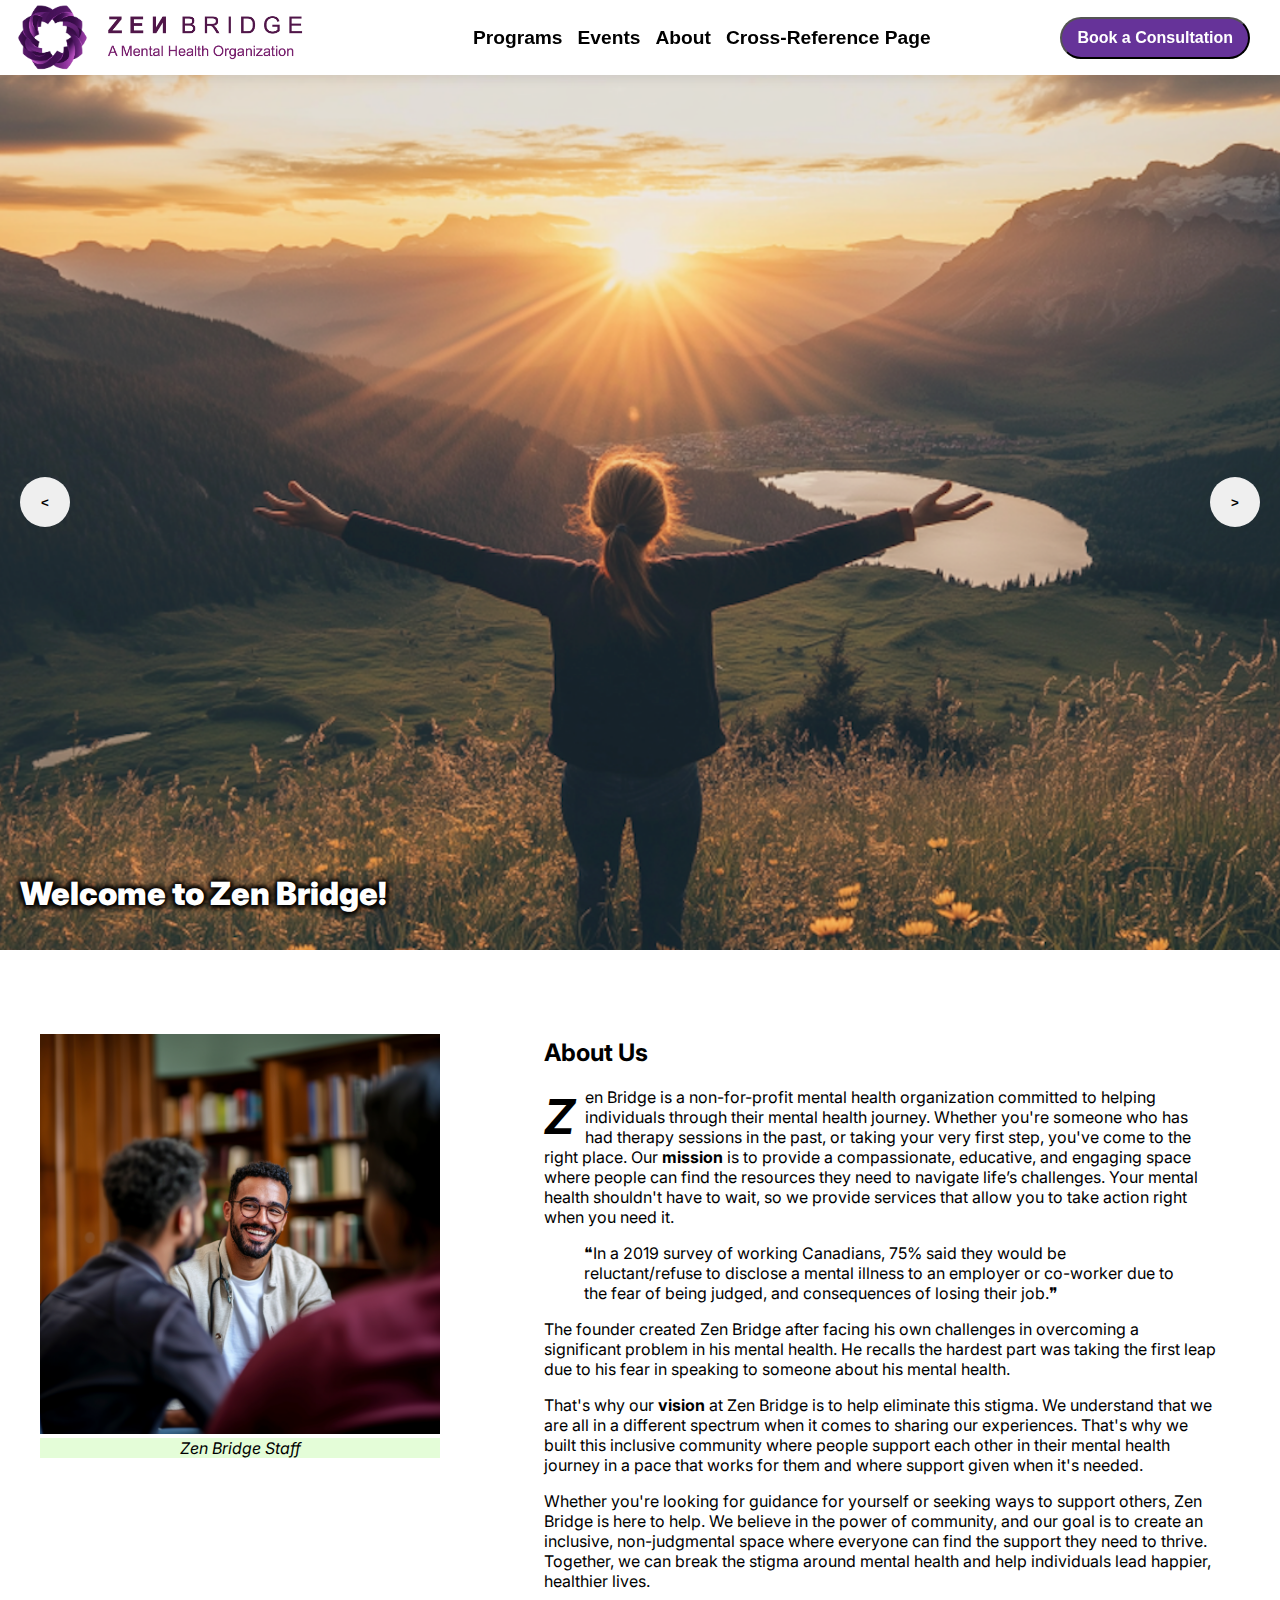
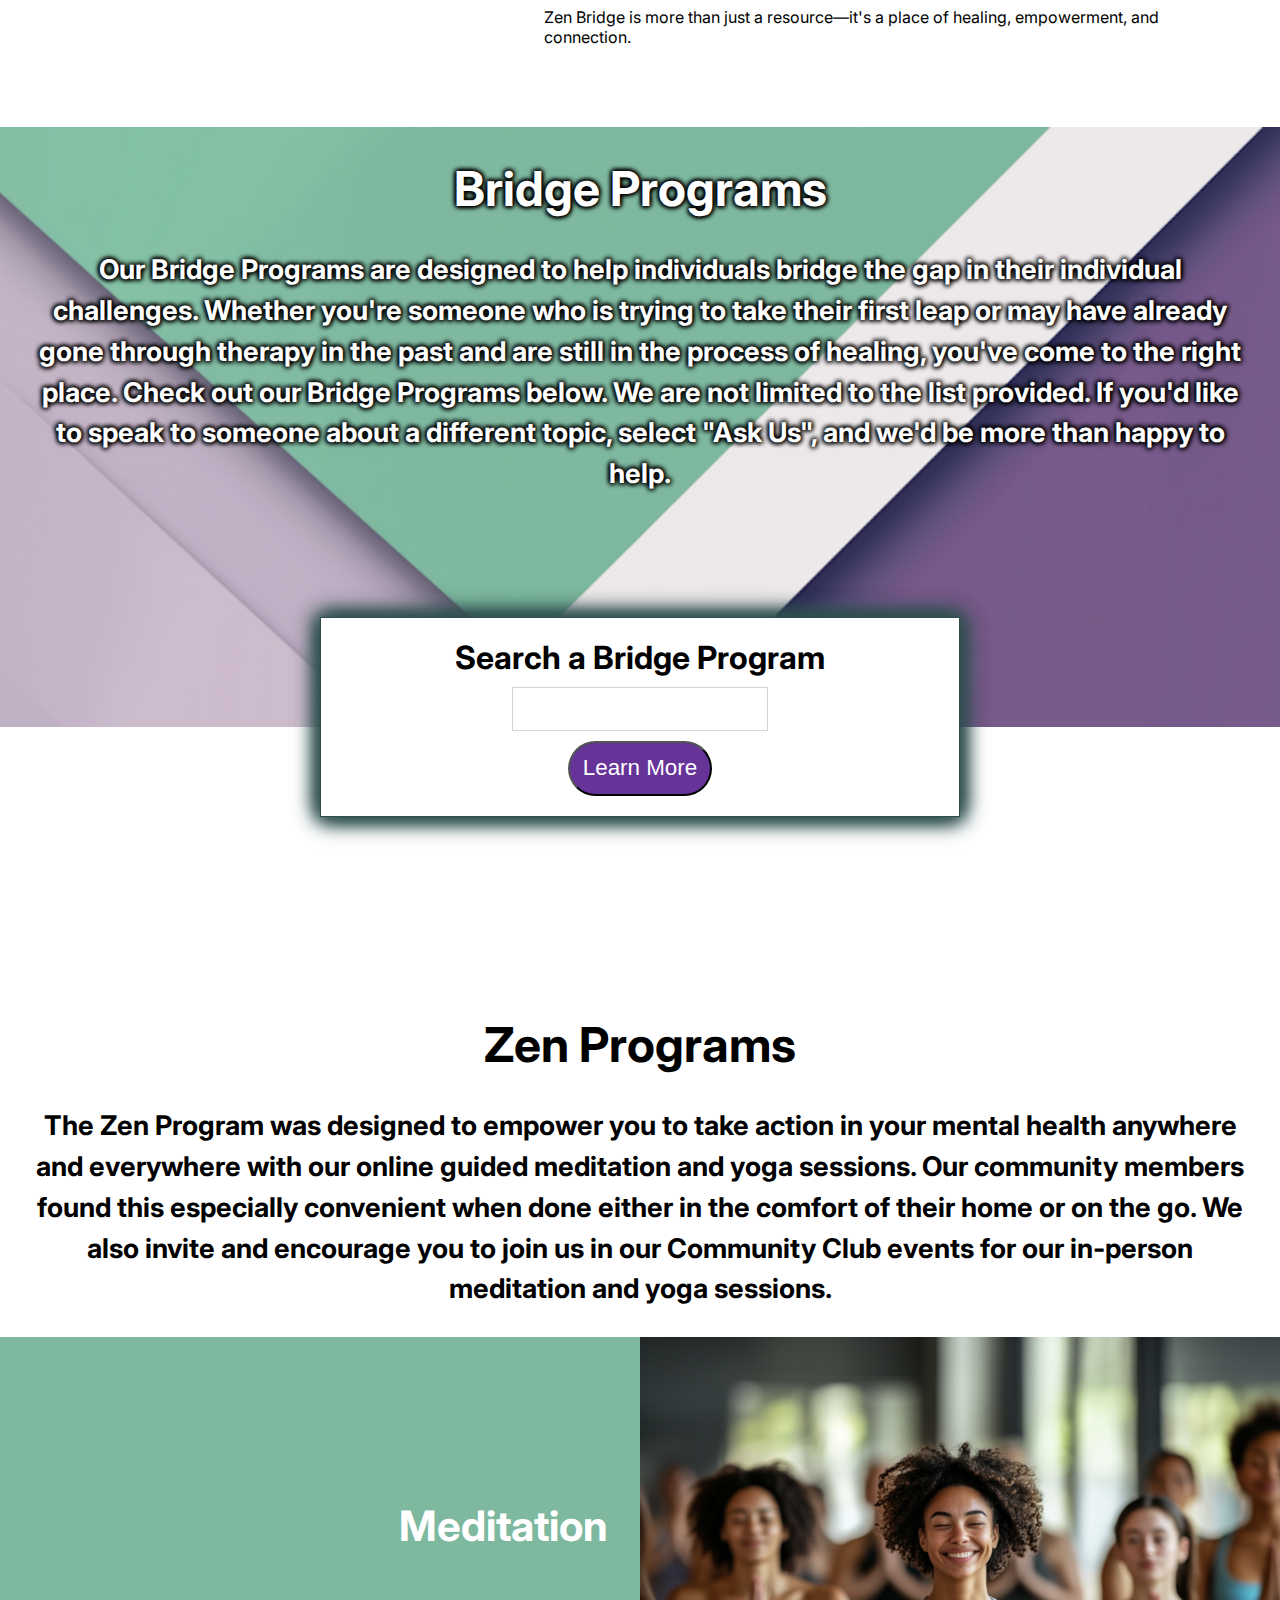
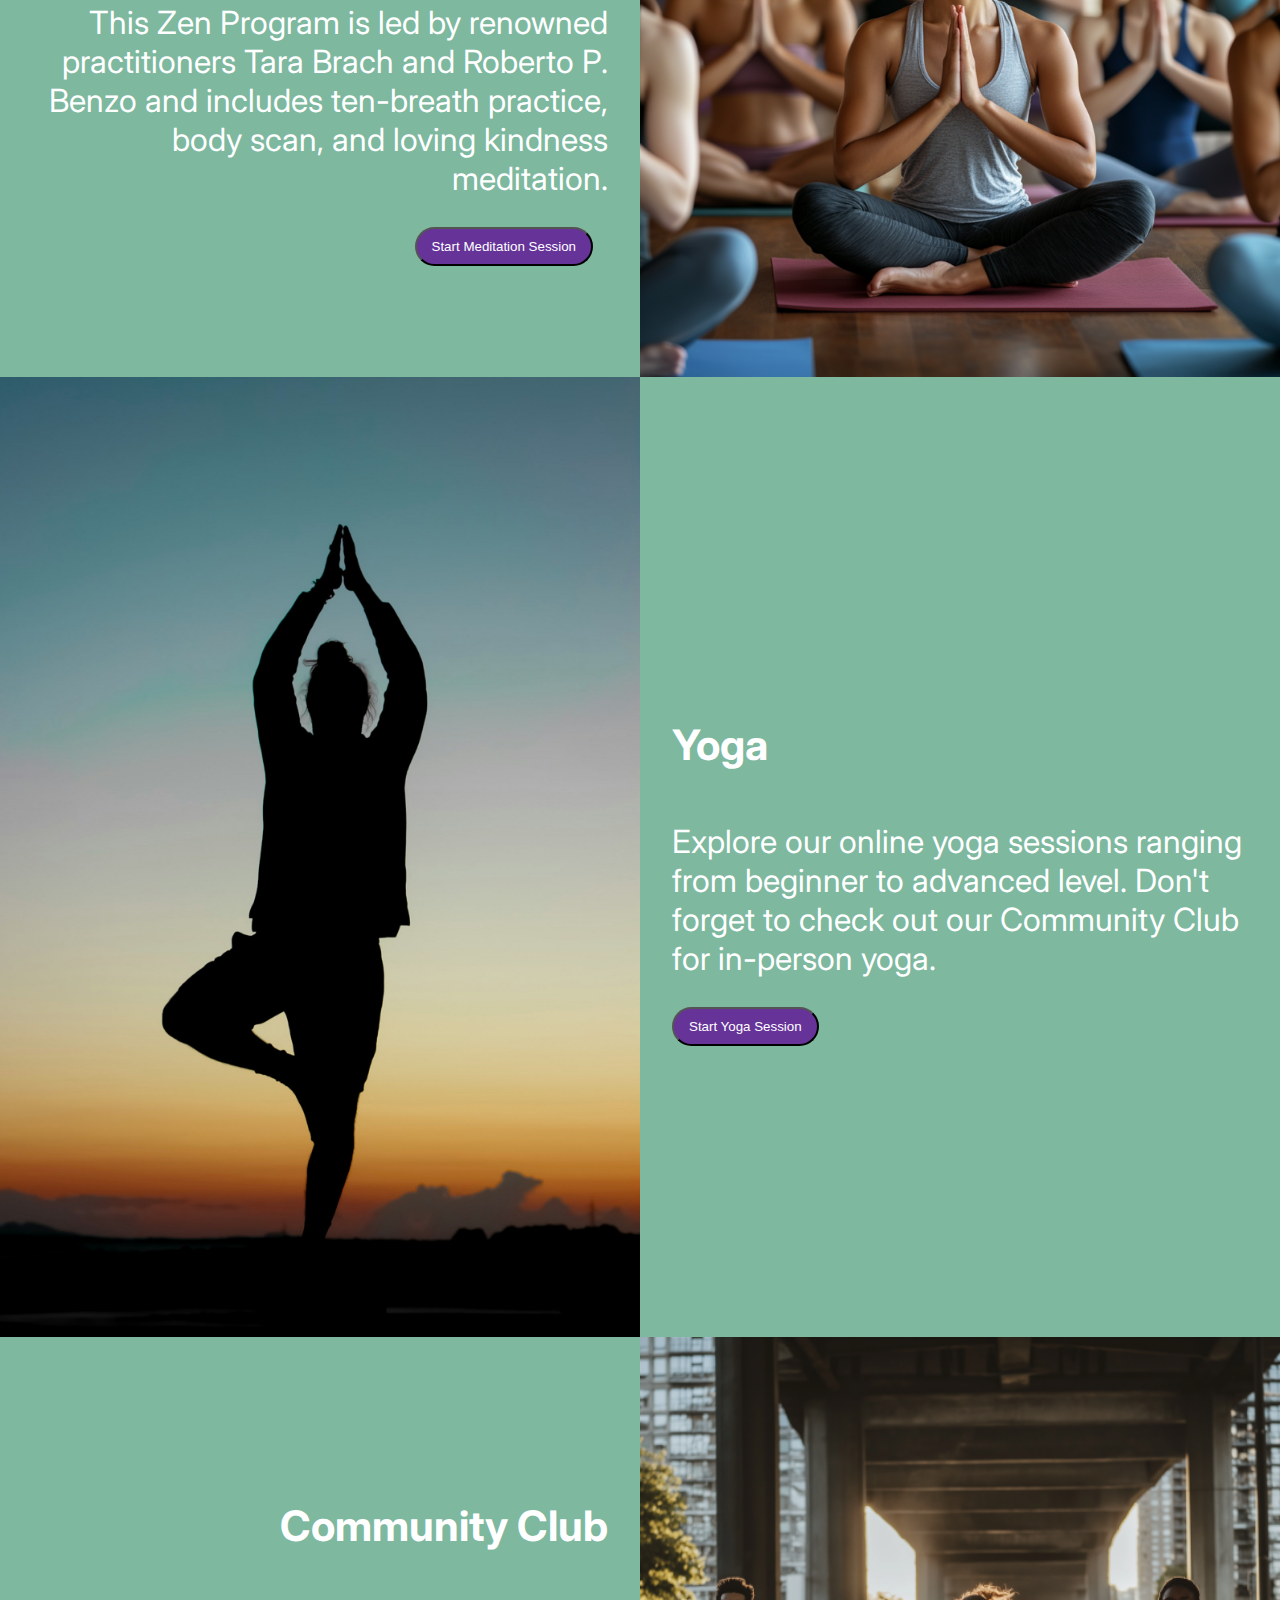
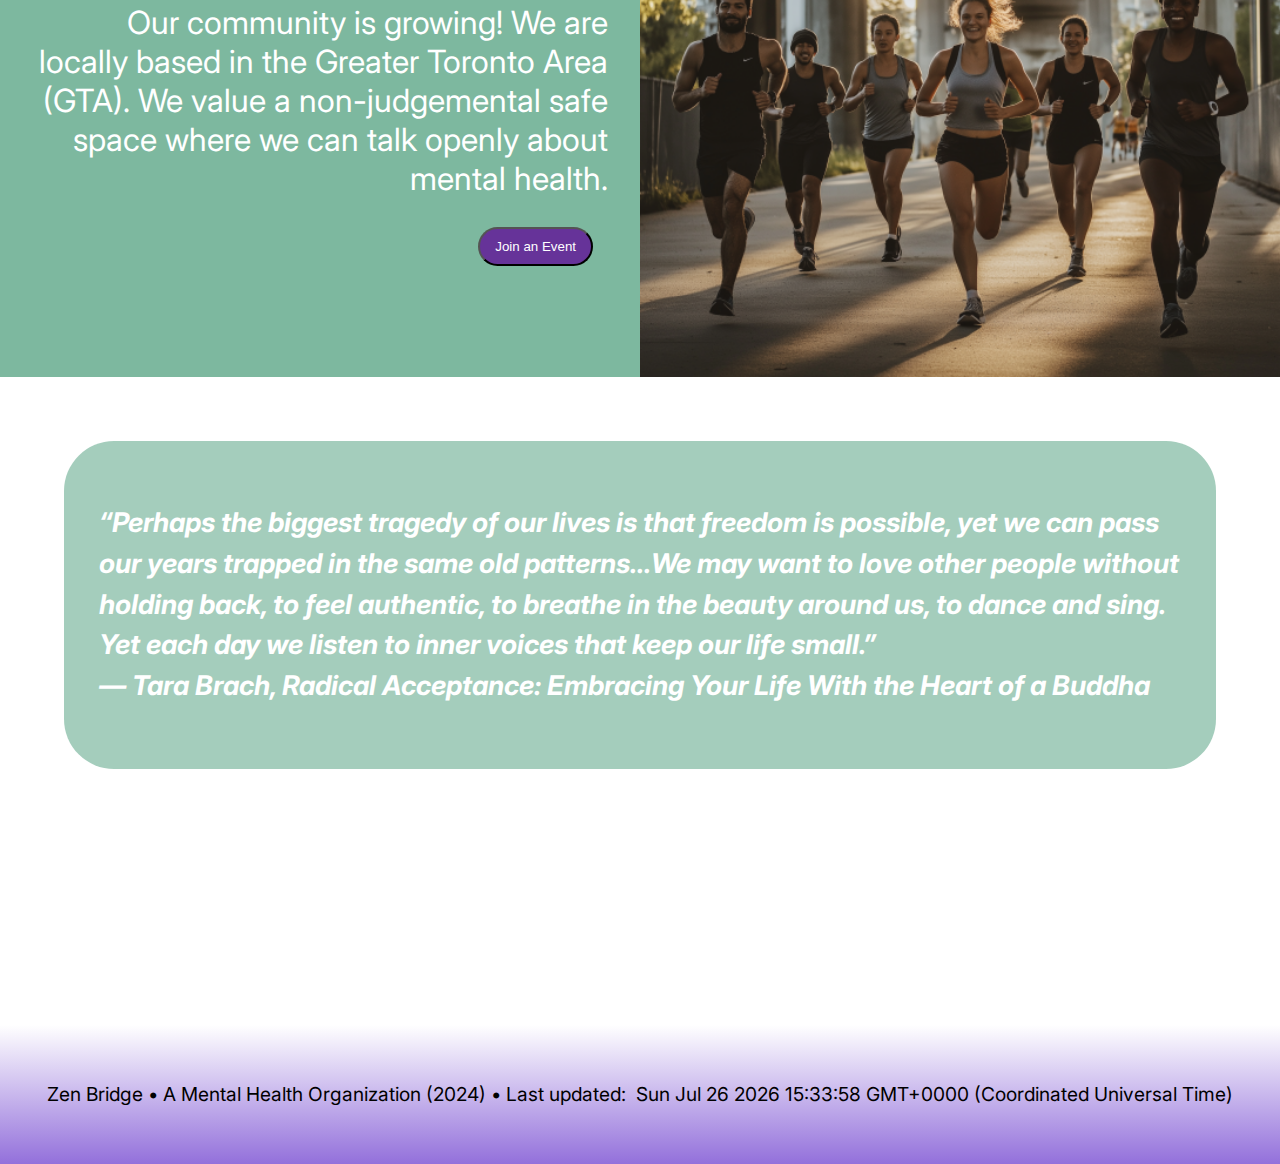
<file: index.html>
<!DOCTYPE html>
<html lang="en">
<head>
  <!--
    COMP 2681, Final Project
    Home Page
    Author: Jerome Laranang
    Date:   September 23, 2024

    Filename: index.html
    Link: https://aki927.github.io/ZenBridge.github.io/
  -->
  <meta charset="utf-8">
  <meta name="viewport" content="width=device-width, initial-scale=1">
  <meta name="keywords" content="mental health, health, medication, yoga, counselling, community"/>
  <title>zen bridge | A Mental Health Org</title>
  <link rel="preconnect" href="https://fonts.googleapis.com">
  <link rel="preconnect" href="https://fonts.gstatic.com" crossorigin>
  <link
    href="https://fonts.googleapis.com/css2?family=Inter:ital,opsz,wght@0,14..32,100..900;1,14..32,100..900&display=swap"
    rel="stylesheet">
  <link href="zb_styles.css" rel="stylesheet" media="screen"/>
  <link href="visual.css" rel="stylesheet" media="screen"/>
  <link href="animate.css" rel="stylesheet" media="screen"/>
  <link href="zb_form.css" rel="stylesheet" media="screen"/>
  <script src="zb_searchProgram.js"></script>
</head>
<body>
<header>
  <!--
    Navigation bar shows logo, menu items, and book consultation button. User can hover over programs for a drop-down menu
   -->
  <nav class="navbar">
    <a href="index.html">
      <div class="logo">
        <img class="lotus_flower_logo" src="images/logo.png" alt="zen bridge logo" width="75" height="75"/>
        <img class="org_slogan" src="images/logo4.png" alt="zen bridge, a mental health organization" height="75"/>
      </div>
    </a>

    <!-- Navicon replaces unordered list menu for tablets and smartphones -->
    <a id="navIcon" href="#"><img src="images/mobile_logo.png" alt="navicon" width="512"/></a>

    <ul class="main_menu">
      <li><a href="#">Programs</a>
        <ul class="sub_menu">
          <!-- Zen Programs -->
          <li id="title-li">
            <a href="#" class="sub_menu_title">Zen Program&#9654;</a>
            <ul class="sub_menu">
              <li><a href="zb_meditation.html">Meditation</a></li>
              <li><a href="zb_yoga.html">Yoga</a></li>
            </ul>
          </li>

          <!-- Bridge Programs -->
          <li>
            <a href="#" class="sub_menu_title">Bridge Program&#9654;</a>
            <ul class="sub_menu">
              <li><a href="zb_ADHD.html">ADHD</a></li>
              <li><a href="zb_anxiety.html">Anxiety</a></li>
              <li><a href="zb_depression.html">Depression</a></li>
              <li><a href="zb_PTSD.html">PTSD</a></li>
              <li><a href="zb_grief.html">Grief & Loss</a></li>
              <li><a href="zb_stress.html">Stress & Burnout</a></li>
              <li><a href="zb_substance.html">Substance Abuse</a></li>
              <li><a href="consultation_form.html">Ask us. We're here to listen</a></li>
            </ul>
          </li>
        </ul>
      </li>
      <li><a href="zb_events.html">Events</a></li>
      <li><a href="#about_description">About</a></li>
      <li><a href="cross_reference_page.html">Cross-Reference Page</a></li>
    </ul>
    <button class="navButton" id="consult-button"><a href="consultation_form.html">Book a Consultation</a></button>
    <img class="mobile_slogan" src="images/logo4.png" alt="zen bridge, a mental health organization" height="75"/>
  </nav>
</header>

<!-- User can control the carousel by clicking the left or right arrows at either end -->
<div class="carousel">
  <div class="carousel_photo carousel_photo--visible" id="photo_1">
    <img src="images/carousel_photo1.png" alt="Girl in summit">
    <h1 id="carousel1-h1"><strong>Welcome to Zen Bridge!</strong></h1>
  </div>
  <div class="carousel_photo" id="photo_2">
    <img src="images/carousel_photo2.png" alt="Couple exercising">
    <h1 id="carousel2-h1"><strong>We've built a supportive community.</strong></h1>
  </div>
  <div class="carousel_photo" id="photo_3">
    <img src="images/carousel_photo3.png" alt="Girl using cellphone">
    <h1 id="carousel3-h1"><strong>Together, we can eliminate mental health stigma.</strong></h1>
  </div>

  <div class="carousel_buttons">
    <button id="carousel_button_prev" aria-label="prev"><</button>
    <button id="carousel_button_next" aria-label="next">></button>
  </div>
  <script src="zb_script.js"></script>
</div>

<section class="about_section">
  <div class="container">
    <div id="about_description">
      <h2>About Us</h2>
      <p id="first_paragraph">Zen Bridge is a non-for-profit mental health organization committed to helping individuals
        through their mental
        health
        journey.
        Whether you're someone who has had therapy sessions in the past, or taking your very first step, you've come to
        the right place.
        Our <strong>mission</strong> is to provide a compassionate, educative, and engaging space where people can find
        the resources they need to navigate life’s challenges. Your mental health shouldn't have to wait, so we
        provide services that allow you to take action right when you need it.</p>

      <aside>
        <blockquote>&#10077;In a 2019 survey of working Canadians, 75% said they would be reluctant/refuse to disclose a
          mental illness to an employer or co-worker due to the fear of being judged, and consequences of losing their
          job.&#10078;
        </blockquote>
      </aside>

      <p>The founder created Zen Bridge after facing his own challenges in overcoming a significant problem in his
        mental health. He recalls the hardest part was taking the first leap due to his fear in speaking to someone
        about his mental health.</p>

      <p>That's why our <strong>vision</strong> at Zen Bridge is to help eliminate this stigma. We understand that we
        are all in a different spectrum when it comes to sharing our experiences.
        That's why we built this inclusive community where people support each other in their mental health journey in a
        pace that works for them and where support given when it's needed.</p>

      <p>Whether you're looking for guidance for yourself or seeking ways to support others, Zen Bridge is here to help.
        We believe in the power of community, and our goal is to create an inclusive, non-judgmental space where
        everyone can find the support they need to thrive. Together, we can break the stigma around mental health and
        help individuals lead happier, healthier lives.</p>

      <p>Zen Bridge is more than just a resource—it's a place of healing, empowerment, and connection.</p>
    </div>

    <!-- About Us image that includes a figcaption -->
    <figure class="framed-photo">
      <a href="consultation_form.html"><img src="images/counselling.jpg" alt="community members"/></a>
      <figcaption>Zen Bridge Staff</figcaption>
    </figure>
  </div>
</section>

<!-- Program form uses datalist with options. Clicking 'Learn More' directs to chosen page. -->
<section class="bridge_program_section">
  <div class="bridge_program_header">
    <h1>Bridge Programs</h1>
    <p>Our Bridge Programs are designed to help individuals bridge the gap in their individual challenges. Whether
      you're someone who is trying to take their first leap or may have
      already gone through therapy in the
      past and are still in the process of healing, you've come to the right place. Check out our Bridge Programs below.
      We are not limited to
      the list provided. If you'd like to speak to someone about a different topic, select "Ask Us", and we'd be more
      than happy to help.</p>
  </div>

  <form id="programForm">
    <div class="program_dropdown-div">
      <label for="bProg">Search a Bridge Program</label>
      <input name="bridgeProgram" id="bProg" type="text" list="bridge_programs"/>
      <datalist id="bridge_programs">
        <option value="ADHD">
        <option value="Anxiety">
        <option value="Depression">
        <option value="PTSD">
        <option value="Grief & Loss">
        <option value="Stress & Burnout">
        <option value="Substance Abuse">
        <option value="Ask us. We're here to listen">
      </datalist>
      <input type="submit" value="Learn More"/>
    </div>
  </form>
</section>

<!-- Zen program uses flex layout. Clicking the button directs to respective page -->
<section class="zen_program_section">
  <div class="zen_program_header">
    <h1>Zen Programs</h1>
    <p>The Zen Program was designed to empower you to take action in your mental health anywhere and everywhere with
      our online guided meditation and yoga sessions. Our community members found this especially convenient when done
      either in the comfort of their home or on the go. We also invite and encourage you to join us in our Community
      Club events for our in-person meditation and yoga sessions.</p>
  </div>

  <div class="zen_programs_row">
    <div class="zen_programs_col">
      <div class="container_left">
        <h2>Meditation</h2>
        <p>This Zen Program is led by renowned practitioners Tara Brach and Roberto P. Benzo and includes ten-breath
          practice, body scan, and loving kindness meditation.</p>
        <a href="zb_meditation.html">
          <button class="navButton">Start Meditation Session</button>
        </a>
      </div>
    </div>
    <div class="zen_programs_col">
      <figure class="zen_photo-figure">
        <img src="images/mediation.jpg" alt="a group meditating"/>
      </figure>
    </div>
  </div>

  <div class="zen_programs_row">
    <div class="zen_programs_col">
      <figure class="zen_photo-figure">
        <img src="images/yannic-laderach-4InW0sYpW-M-unsplash.jpg" alt="a man doing yoga"/>
      </figure>
    </div>
    <div class="zen_programs_col">
      <div class="text_container_right">
        <h2>Yoga</h2>
        <p>Explore our online yoga sessions ranging from beginner to advanced level. Don't forget to check out our
          Community Club for in-person yoga.</p>
        <a href="zb_yoga.html">
          <button class="navButton">Start Yoga Session</button>
        </a>
      </div>
    </div>
  </div>

  <div class="zen_programs_row">
    <div class="zen_programs_col">
      <div class="container_left">
        <h2>Community Club</h2>
        <p>Our community is growing! We are locally based in the Greater Toronto Area (GTA). We value a non-judgemental
          safe space where we can talk openly about mental health.</p>
        <a href="zb_events.html">
          <button class="navButton">Join an Event</button>
        </a>
      </div>
    </div>
    <div class="zen_programs_col">
      <figure class="zen_photo-figure">
        <img src="images/run_club.png" alt="a group running together"/>
      </figure>
    </div>
  </div>
</section>

<!-- Article by Tara Brach. Client can make changes to what is said here. -->
<article id="quotes-article">
  <p>“Perhaps the biggest tragedy of our lives is that freedom is possible, yet we can pass our years trapped in the
    same old patterns...We may want to love other people without holding back, to feel authentic, to breathe in the
    beauty around us, to dance and sing. Yet each day we listen to inner voices that keep our life small.”
    <br/>― Tara Brach, Radical Acceptance: Embracing Your Life With the Heart of a Buddha</p>
</article>

<!-- All pages show a footer with company details, except home page where it also shows system time for date last modified. -->
<footer>
  <p>Zen Bridge &#x2022; A Mental Health Organization (2024) &#x2022;&nbsp;</p>
  <p>Last updated: &nbsp;</p>
  <p id="inline-p"></p>
</footer>

<!-- Javascript for the footer only. Shows date website was last modified. -->
<script>
    const date = new Date(document.lastModified).toString();
    document.getElementById("inline-p").innerHTML = date;
</script>

</body>
</html>
</file>
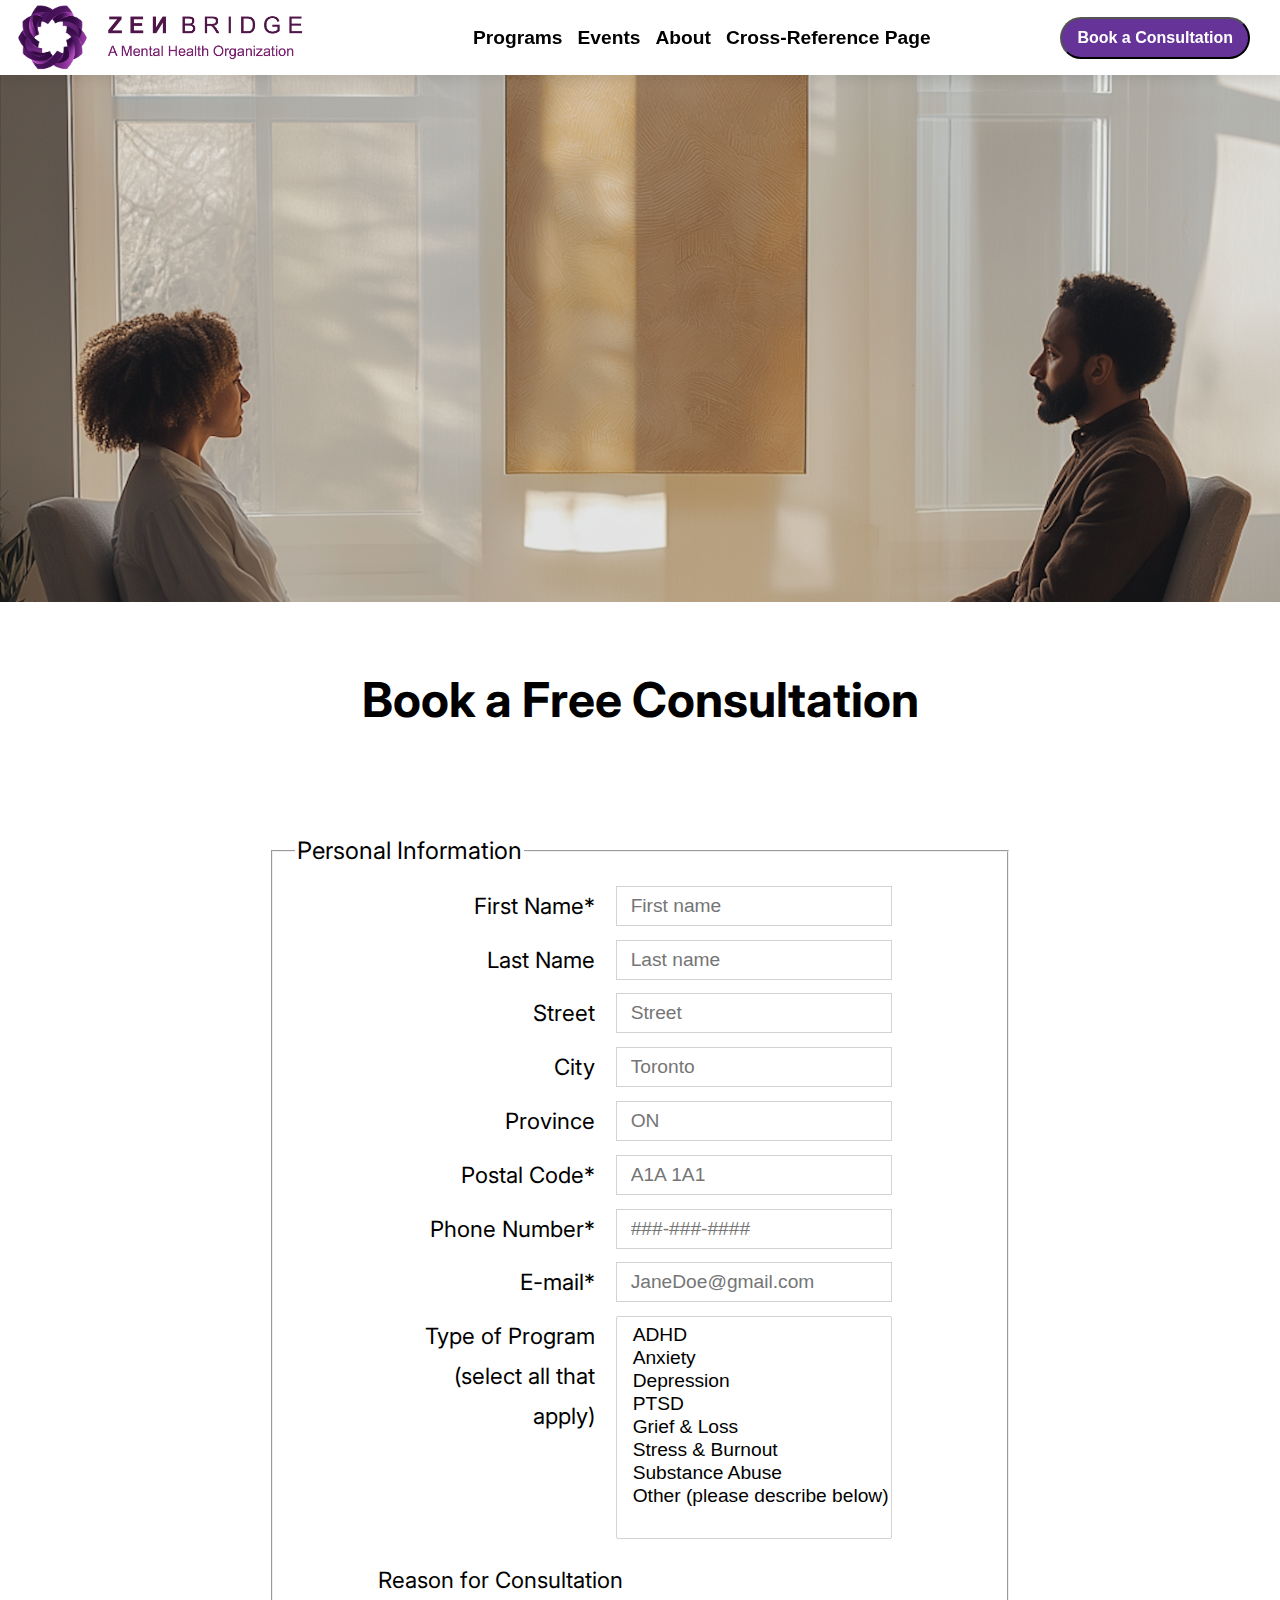
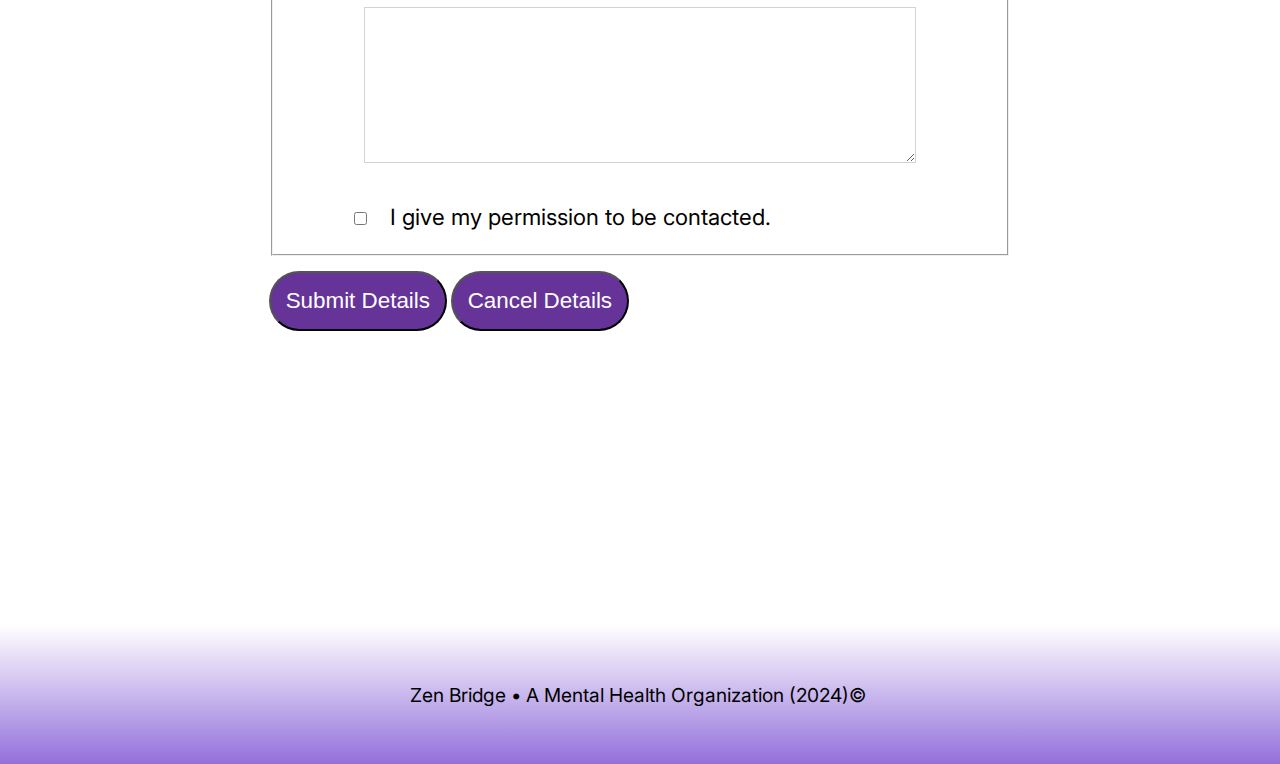
<file: consultation_form.html>
<!DOCTYPE html>
<html lang="en">
<head>
  <!--
    COMP 2681, Final Project
    Consultation Form
    Author: Jerome Laranang
    Date:   September 23, 2024

    Filename: consultation_form.html
    Link: https://aki927.github.io/ZenBridge.github.io/
  -->
  <meta charset="utf-8">
  <meta name="viewport" content="width=device-width, initial-scale=1">
  <meta name="keywords" content="mental health, health, medication, yoga, counselling, community"/>
  <title>zen bridge | A Mental Health Org</title>
  <link rel="preconnect" href="https://fonts.googleapis.com">
  <link rel="preconnect" href="https://fonts.gstatic.com" crossorigin>
  <link
    href="https://fonts.googleapis.com/css2?family=Inter:ital,opsz,wght@0,14..32,100..900;1,14..32,100..900&display=swap"
    rel="stylesheet">
  <link href="zb_styles.css" rel="stylesheet" media="screen" />
  <link href="visual.css" rel="stylesheet" media="screen" />
  <link href="animate.css" rel="stylesheet" media="screen" />
  <link href="zb_form.css" rel="stylesheet" media="screen" />
</head>
<body>
<header>
  <nav class="navbar">
    <a href="index.html"><div class="logo">
      <img class="lotus_flower_logo" src="images/logo.png" alt="zen bridge logo" width="75" height="75"/>
      <img class="org_slogan" src="images/logo4.png" alt="zen bridge, a mental health organization" height="75"/>
    </div></a>

    <!-- Navicon replaces unordered list menu for tablets and smartphones -->
    <a id="navIcon" href="#"><img src="images/mobile_logo.png" alt="navicon" width="512"/></a>

    <ul class="main_menu">
      <li><a href="#">Programs</a>
        <ul class="sub_menu">
          <!-- Zen Programs -->
          <li id="title-li">
            <a href="#" class="sub_menu_title">Zen Program&#9654;</a>
            <ul class="sub_menu">
              <li><a href="zb_meditation.html">Meditation</a></li>
              <li><a href="zb_yoga.html">Yoga</a></li>
            </ul>
          </li>

          <!-- Bridge Programs -->
          <li>
            <a href="#" class="sub_menu_title">Bridge Program&#9654;</a>
            <ul class="sub_menu">
              <li><a href="zb_ADHD.html">ADHD</a></li>
              <li><a href="zb_anxiety.html">Anxiety</a></li>
              <li><a href="zb_depression.html">Depression</a></li>
              <li><a href="zb_PTSD.html">PTSD</a></li>
              <li><a href="zb_grief.html">Grief & Loss</a></li>
              <li><a href="zb_stress.html">Stress & Burnout</a></li>
              <li><a href="zb_substance.html">Substance Abuse</a></li>
              <li><a href="consultation_form.html">Ask us. We're here to listen</a></li>
            </ul>
          </li>
        </ul>
      </li>
      <li><a href="zb_events.html">Events</a></li>
      <li><a href="index.html#about_description">About</a></li>
      <li><a href="cross_reference_page.html">Cross-Reference Page</a></li>
    </ul>
    <button class="navButton" id="consult-button"><a href="consultation_form.html">Book a Consultation</a></button>
    <img class="mobile_slogan" src="images/logo4.png" alt="zen bridge, a mental health organization" height="75"/>
  </nav>
</header>

<!-- All pages have a large image at the top of the page -->
<section class="form_banner-section">
  <img src="images/counselling_photo.png" alt="counselling session">
</section>

<section class="form-banner-section">
  <div class="form_h1-div">
    <h1>Book a Free Consultation</h1>
  </div>
</section>

<!--
  Uses a form to gather personal information. User can click Book a Session button below triggering a post method.
  First name, Phone number, Postal code, Email, and checkbox are all required fields.
-->
<section class="form-section">
  <form id="cForm" action="https://aki927.github.io/ZenBridge.github.io/" method="post">
    <fieldset id="personalInfo">
      <legend>Personal Information</legend>

      <div class="formRow">
        <label for="first-name">First Name*</label>
        <input name="fName" id="first-name" type="text" placeholder="First name" required/>
      </div>

      <div class="formRow">
        <label for="last-name">Last Name</label>
        <input name="lName" id="last-name" type="text" placeholder="Last name"/>
      </div>

      <div class="formRow">
        <label for="street-name">Street</label>
        <input name="street" id="street-name" type="text" placeholder="Street"/>
      </div>

      <div class="formRow">
        <label for="city-name">City</label>
        <input name="city" id="city-name" type="text" placeholder="Toronto"/>
      </div>

      <div class="formRow">
        <label for="province-name">Province</label>
        <input name="province" id="province-name" type="text" placeholder="ON"/>
      </div>

      <div class="formRow">
        <label for="postal-code">Postal Code*</label>
        <input name="poscode" id="postal-code" type="text" placeholder="A1A 1A1"
               pattern="[A-Za-z][0-9][A-Za-z][0-9][A-Za-z][0-9]|[A-Za-z][0-9][A-Za-z] [0-9][A-Za-z][0-9]" required/>
      </div>

      <div class="formRow">
        <label for="ph-num">Phone Number*</label>
        <input name="phone" id="ph-num" type="text" placeholder="###-###-####"
               pattern="\d{3}[\-]\d{3}[\-]\d{4}|\d{10}" inputmode="numeric" maxlength="12" required/>
      </div>

      <div class="formRow">
        <label for="email">E-mail*</label>
        <input name="eMail" id="email" type="text" placeholder="JaneDoe@gmail.com"
               pattern="^\w+@[a-zA-Z_]+?\.[a-zA-Z]{2,3}$" required />
      </div>

      <div class="formRow">
        <label for="serv">Type of Program <br/> (select all that apply)</label>
        <select name="programs" id="serv" size="9" multiple>
          <option value="ADHD">ADHD</option>
          <option value="Anxiety">Anxiety</option>
          <option value="Depression">Depression</option>
          <option value="PTSD">PTSD</option>
          <option value="Grief & Loss">Grief & Loss</option>
          <option value="Stress & Burnout">Stress & Burnout</option>
          <option value="Substance Abuse">Substance Abuse</option>
          <option value="Other">Other (please describe below)</option>
        </select>
      </div>

      <div class="text-box">
        <label for="commentBox">Reason for Consultation</label>
        <textarea name="message" id="commentBox"></textarea>
      </div>


      <div class="check-box">
        <input name="contactMe" id="contactCB" value="yes" type="checkbox" required />
        <label for="contactCB">I give my permission to be contacted.</label>
      </div>
    </fieldset>

    <div class="buttons">
      <input type="submit" value="Submit Details"/>
      <input type="reset" value="Cancel Details"/>
    </div>
  </form>
</section>
<footer>
  <p>Zen Bridge &#x2022; A Mental Health Organization (2024)&#169;&nbsp;</p>
</footer>

</body>
</html>
</file>
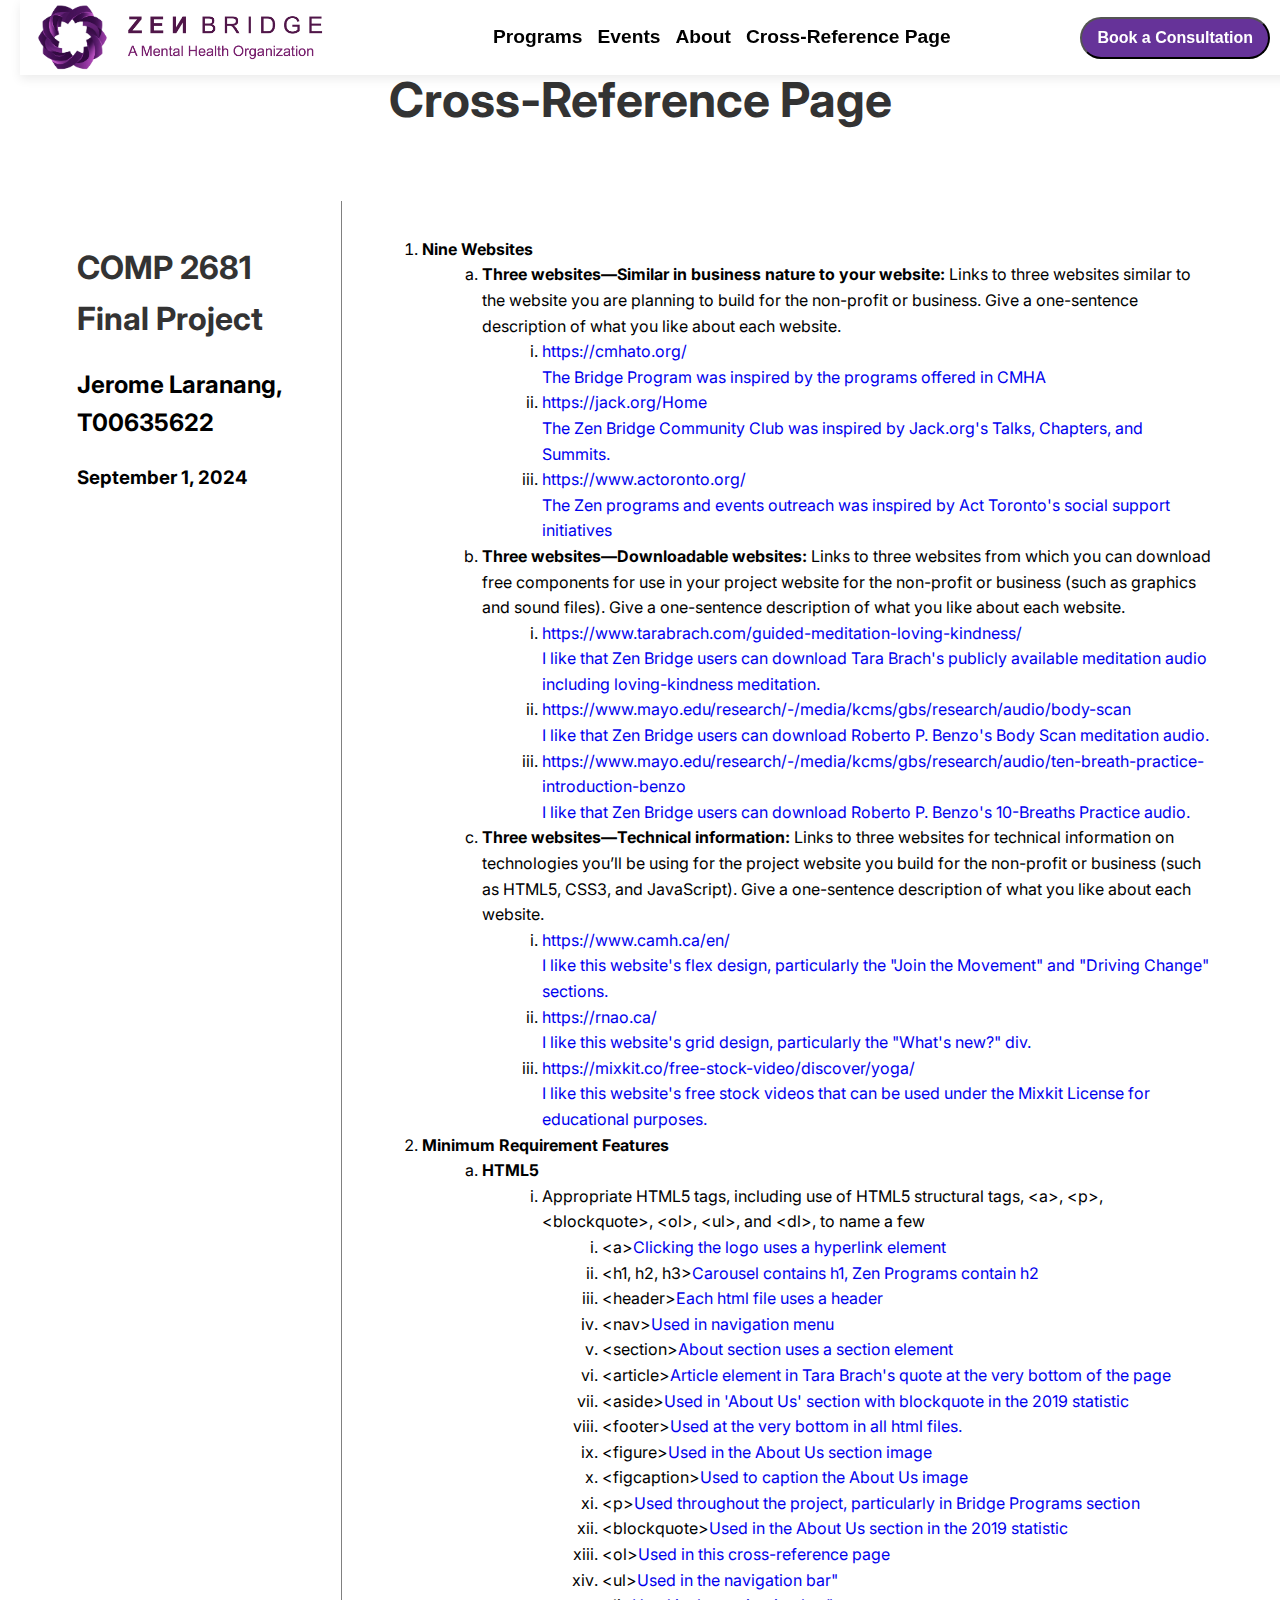
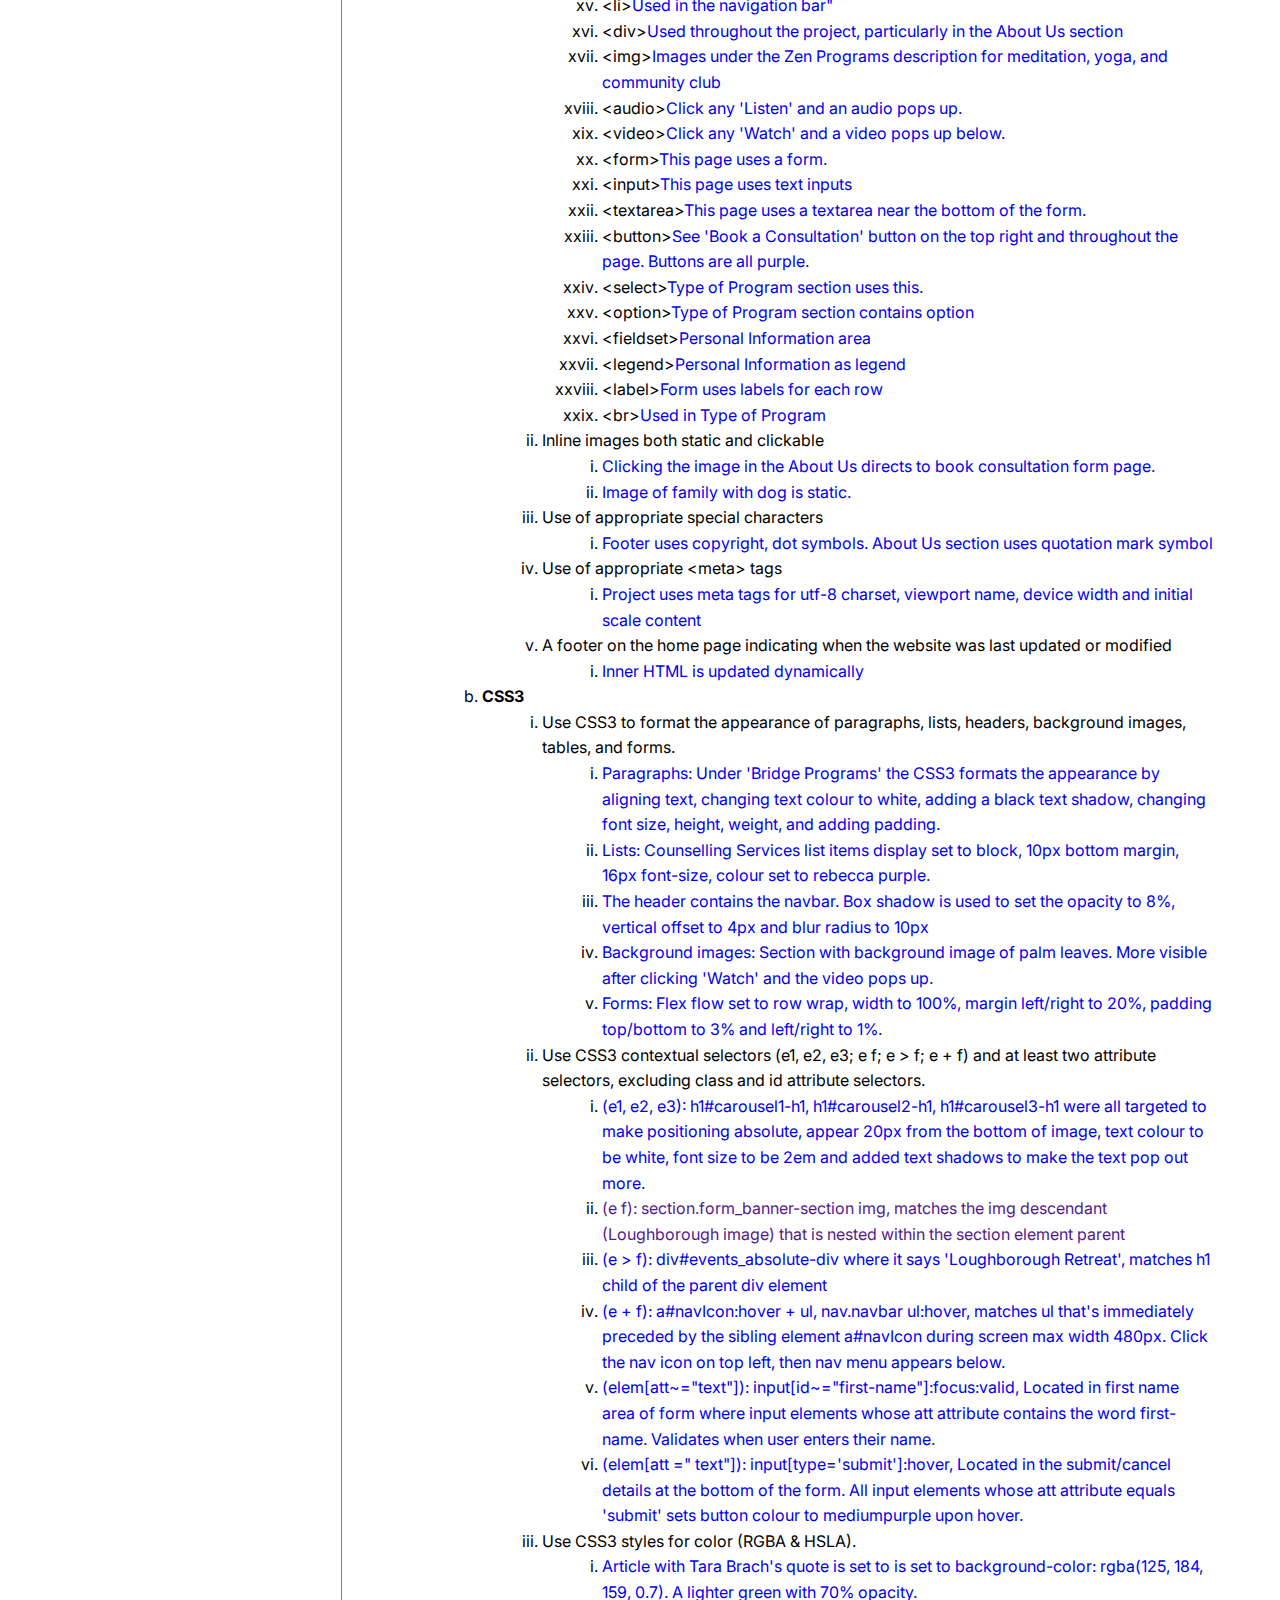
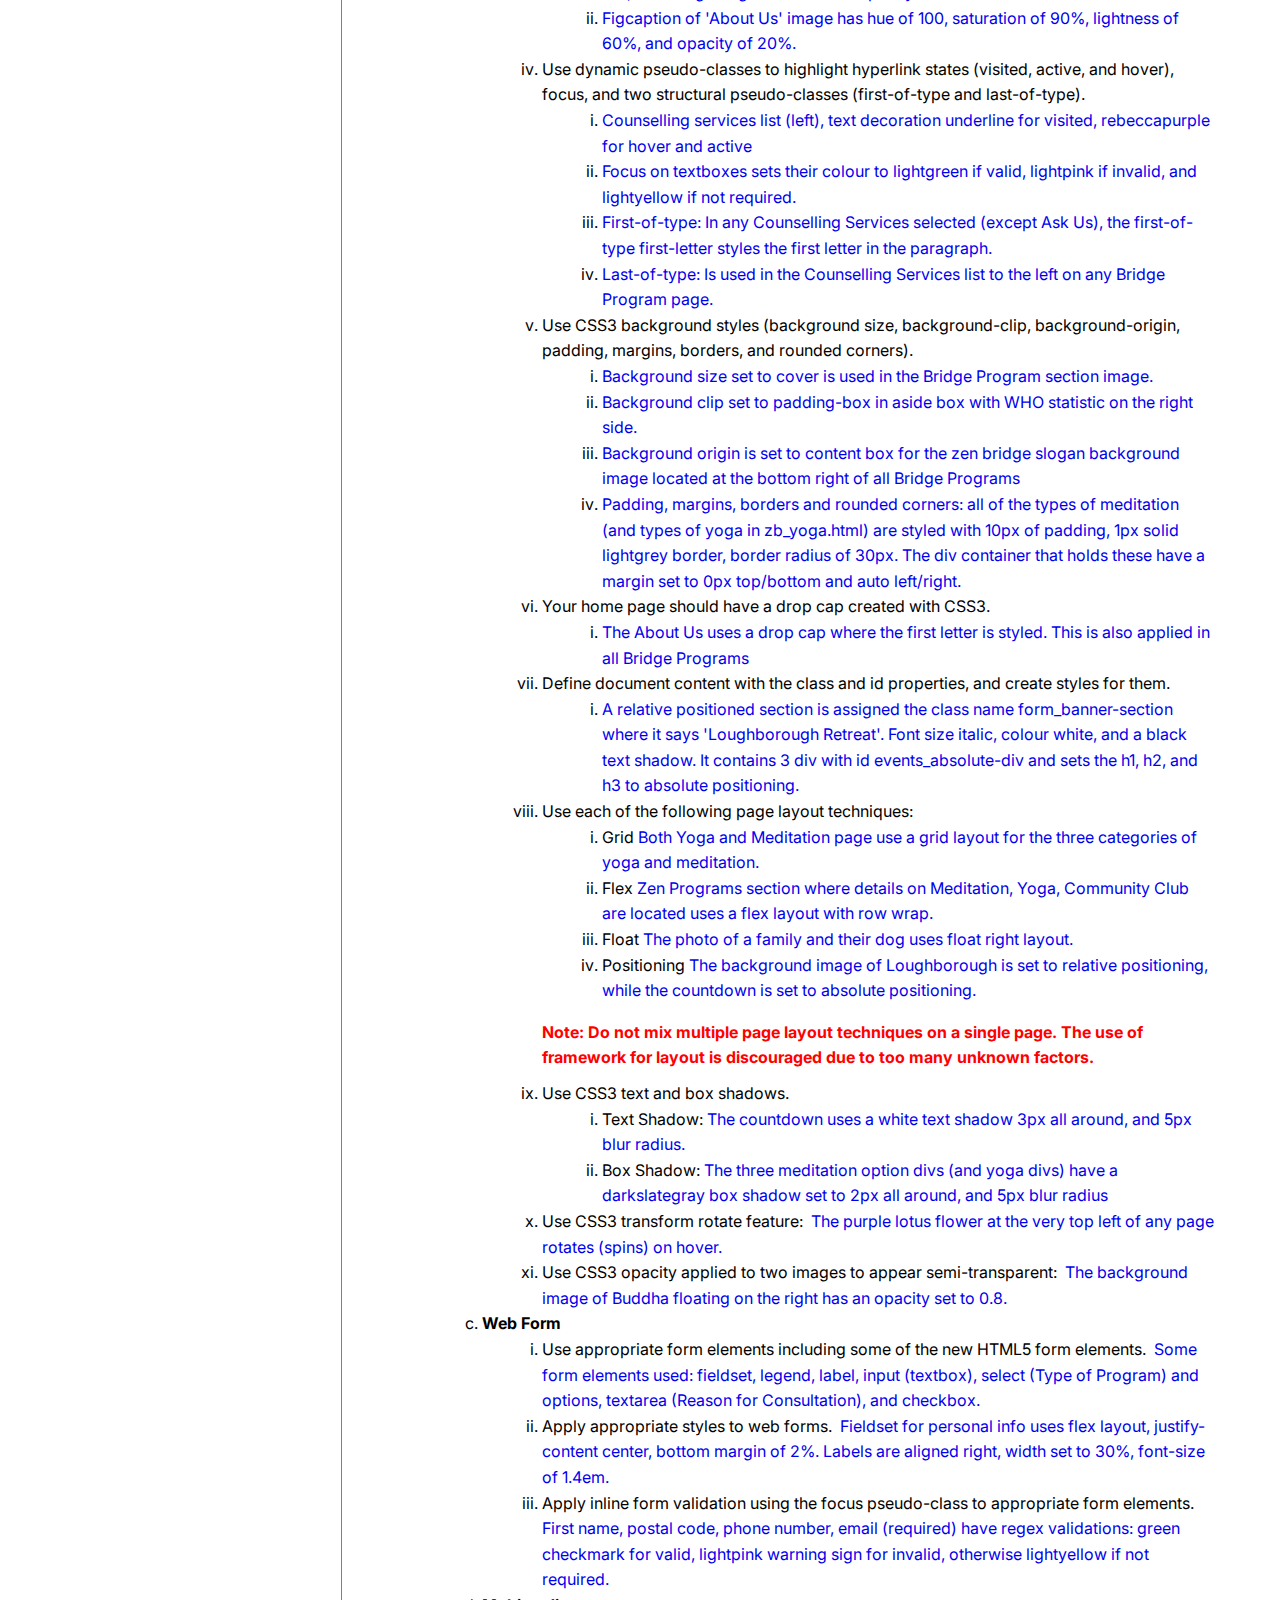
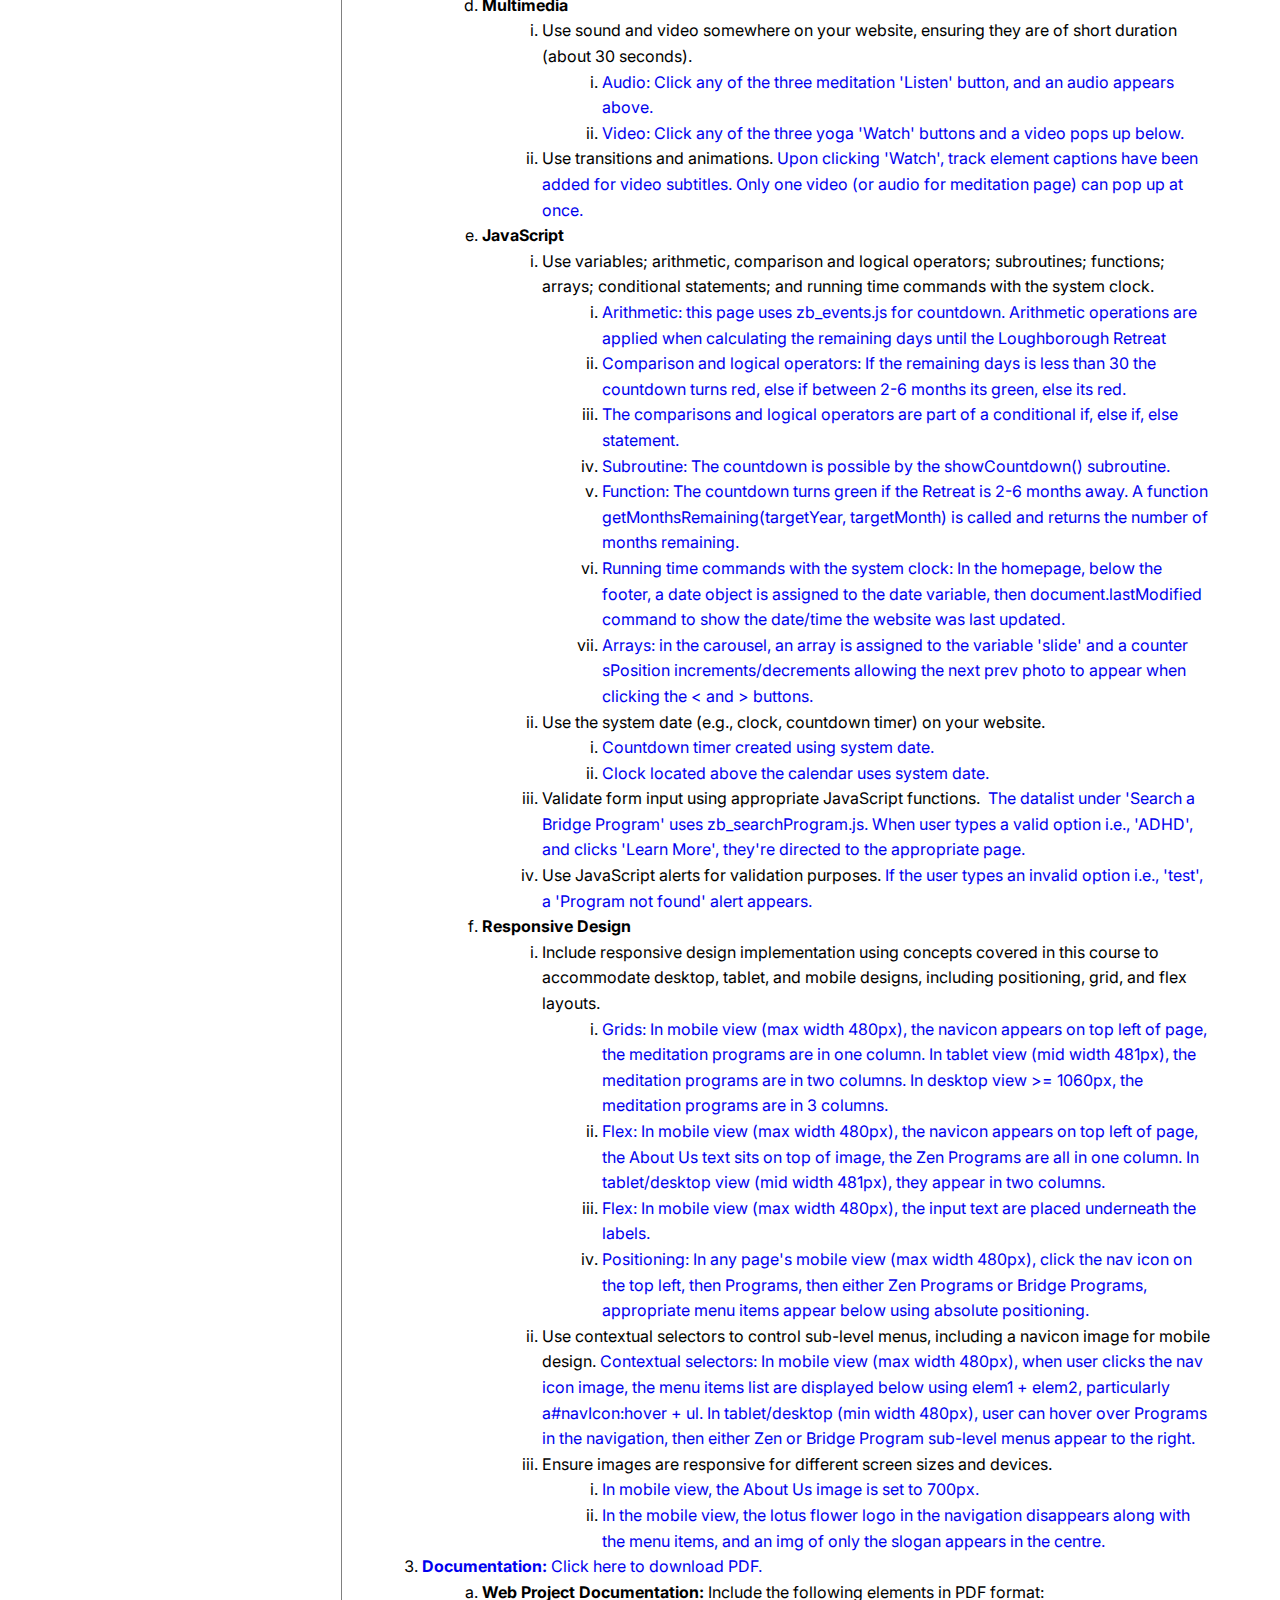
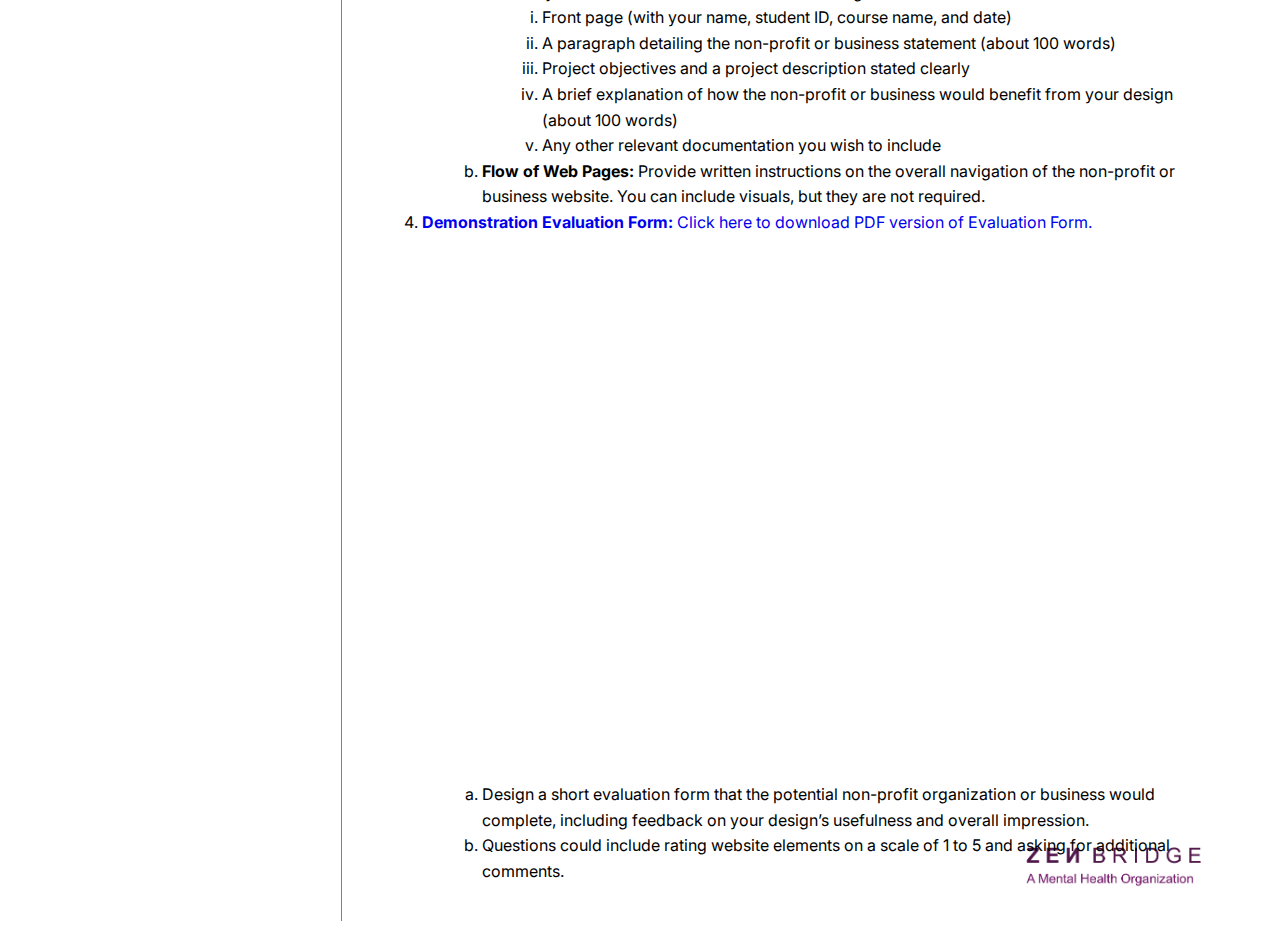
<file: cross_reference_page.html>
<!DOCTYPE html>
<html lang="en">
<head>
  <!--
    COMP 2681, Final Project
    Cross Reference Page
    Author: Jerome Laranang
    Date:   September 23, 2024

    Filename: cross_reference_page.html
    Link: https://aki927.github.io/ZenBridge.github.io/
  -->
  <meta charset="utf-8">
  <meta name="viewport" content="width=device-width, initial-scale=1">
  <meta name="keywords" content="mental health, health, medication, yoga, counselling, community"/>
  <title>Cross Reference Page</title>
  <link rel="preconnect" href="https://fonts.googleapis.com">
  <link rel="preconnect" href="https://fonts.gstatic.com" crossorigin>
  <link
    href="https://fonts.googleapis.com/css2?family=Inter:ital,opsz,wght@0,14..32,100..900;1,14..32,100..900&display=swap"
    rel="stylesheet">
  <link href="zb_styles.css" rel="stylesheet" media="screen"/>
  <link href="visual.css" rel="stylesheet" media="screen"/>
  <link href="animate.css" rel="stylesheet" media="screen"/>
  <link href="zb_form.css" rel="stylesheet" media="screen"/>

  <!-- Style Sheet for Cross-reference page -->
  <style>
      body {
          font-family: 'Inter', sans-serif;
          margin: 20px;
          line-height: 1.6;
      }

      ol {
          margin-left: 20px;
      }

      ol ol {
          list-style-type: lower-alpha;
      }

      ol ol ol {
          list-style-type: lower-roman;
      }

      h1 {
          color: #333;
      }

      p {
          margin-bottom: 10px;
      }

      .note {
          font-weight: bold;
          color: red;
      }
  </style>
</head>
<body>
<header>
  <nav class="navbar">
    <a href="index.html">
      <div class="logo">
        <img class="lotus_flower_logo" src="images/logo.png" alt="zen bridge logo" width="75" height="75"/>
        <img class="org_slogan" src="images/logo4.png" alt="zen bridge, a mental health organization" height="75"/>
      </div>
    </a>

    <!-- Navicon replaces unordered list menu for tablets and smartphones -->
    <a id="navIcon" href="#"><img src="images/mobile_logo.png" alt="navicon" width="512"/></a>

    <ul class="main_menu">
      <li><a href="#">Programs</a>
        <ul class="sub_menu">
          <!-- Zen Programs -->
          <li id="title-li">
            <a href="#" class="sub_menu_title">Zen Program&#9654;</a>
            <ul class="sub_menu">
              <li><a href="zb_meditation.html">Meditation</a></li>
              <li><a href="zb_yoga.html">Yoga</a></li>
            </ul>
          </li>

          <!-- Bridge Programs -->
          <li>
            <a href="#" class="sub_menu_title">Bridge Program&#9654;</a>
            <ul class="sub_menu">
              <li><a href="zb_ADHD.html">ADHD</a></li>
              <li><a href="zb_anxiety.html">Anxiety</a></li>
              <li><a href="zb_depression.html">Depression</a></li>
              <li><a href="zb_PTSD.html">PTSD</a></li>
              <li><a href="zb_grief.html">Grief & Loss</a></li>
              <li><a href="zb_stress.html">Stress & Burnout</a></li>
              <li><a href="zb_substance.html">Substance Abuse</a></li>
              <li><a href="consultation_form.html">Ask us. We're here to listen</a></li>
            </ul>
          </li>
        </ul>
      </li>
      <li><a href="zb_events.html">Events</a></li>
      <li><a href="index.html#about_description">About</a></li>
      <li><a href="cross_reference_page.html">Cross-Reference Page</a></li>
    </ul>
    <button class="navButton" id="consult-button"><a href="consultation_form.html">Book a Consultation</a></button>
    <img class="mobile_slogan" src="images/logo4.png" alt="zen bridge, a mental health organization" height="75"/>
  </nav>
</header>

<section class="form-banner-section">
  <div class="form_h1-div">
    <h1>Cross-Reference Page</h1>
  </div>
</section>

<div class="column_div">
  <aside class="bridge_programs-div">
    <h1>COMP 2681 Final Project</h1>
    <h2>Jerome Laranang, T00635622</h2>
    <h3>September 1, 2024</h3>
  </aside>

  <div class="info_block-div">
    <ol>
      <li>
        <strong>Nine Websites</strong>
        <ol>
          <li>
            <strong>Three websites—Similar in business nature to your website:</strong> Links to three websites similar
            to the website you are planning to build for the non-profit or business. Give a one-sentence description of
            what you like about each website.
            <ol>
              <li><a href="https://cmhato.org/">https://cmhato.org/ <br/>The Bridge Program was inspired by the
                programs
                offered in CMHA</a></li>
              <li><a href="https://jack.org/Home">https://jack.org/Home <br/>The Zen Bridge Community Club was inspired
                by
                Jack.org's Talks, Chapters, and Summits.</a></li>
              <li><a href="https://www.actoronto.org/">https://www.actoronto.org/ <br/>The Zen programs and events
                outreach
                was inspired by Act Toronto's social support initiatives</a></li>
            </ol>
          </li>
          <li>
            <strong>Three websites—Downloadable websites:</strong> Links to three websites from which you can download
            free components for use in your project website for the non-profit or business (such as graphics and sound
            files). Give a one-sentence description of what you like about each website.
            <ol>
              <li><a href="https://www.tarabrach.com/guided-meditation-loving-kindness/">
                https://www.tarabrach.com/guided-meditation-loving-kindness/
                <br/>I like that Zen Bridge users can download Tara Brach's publicly available meditation audio
                including
                loving-kindness meditation.</a></li>
              <li><a href="https://www.mayo.edu/research/-/media/kcms/gbs/research/audio/body-scan">
                https://www.mayo.edu/research/-/media/kcms/gbs/research/audio/body-scan
                <br/>I like that Zen Bridge users can download Roberto P. Benzo's Body Scan meditation audio.</a></li>
              <li><a
                href="https://www.mayo.edu/research/-/media/kcms/gbs/research/audio/ten-breath-practice-introduction-benzo">
                https://www.mayo.edu/research/-/media/kcms/gbs/research/audio/ten-breath-practice-introduction-benzo
                <br/>I like that Zen Bridge users can download Roberto P. Benzo's 10-Breaths Practice audio.</a></li>
            </ol>
          </li>
          <li>
            <strong>Three websites—Technical information:</strong> Links to three websites for technical information on
            technologies you’ll be using for the project website you build for the non-profit or business (such as
            HTML5, CSS3, and JavaScript). Give a one-sentence description of what you like about each website.
            <ol>
              <li><a href="https://www.camh.ca/en/">https://www.camh.ca/en/ <br/> I like this website's flex design,
                particularly the "Join the Movement" and "Driving Change" sections.</a></li>
              <li><a href="https://rnao.ca/">https://rnao.ca/ <br/> I like this website's grid design, particularly the
                "What's new?" div.</a></li>
              <li><a href="https://mixkit.co/free-stock-video/yoga/">https://mixkit.co/free-stock-video/discover/yoga/
                <br/> I like this website's free stock videos that can be used under the Mixkit License for educational
                purposes.</a></li>
            </ol>
          </li>
        </ol>
      </li>

      <li>
        <strong>Minimum Requirement Features</strong>
        <ol>
          <li>
            <strong>HTML5</strong>
            <ol>
              <li>Appropriate HTML5 tags, including use of HTML5 structural tags, &lt;a&gt;, &lt;p&gt;, &lt;blockquote&gt;,
                &lt;ol&gt;, &lt;ul&gt;, and &lt;dl&gt;, to name a few
                <ol>
                  <li>&lt;a&gt;<a href="index.html">Clicking the logo uses a hyperlink element</a></li>
                  <li>&lt;h1, h2, h3&gt;<a href="index.html">Carousel contains h1, Zen Programs contain h2</a></li>
                  <li>&lt;header&gt;<a href="index.html">Each html file uses a header</a></li>
                  <li>&lt;nav&gt;<a href="index.html">Used in navigation menu</a></li>
                  <li>&lt;section&gt;<a href="index.html#about_description">About section uses a section element</a>
                  </li>
                  <li>&lt;article&gt;<a href="index.html#quotes-article">Article element in Tara Brach's quote at the
                    very bottom of the page</a></li>
                  <li>&lt;aside&gt;<a href="index.html">Used in 'About Us' section with blockquote in the 2019
                    statistic</a></li>
                  <li>&lt;footer&gt;<a href="index.html">Used at the very bottom in all html files.</a></li>
                  <li>&lt;figure&gt;<a href="index.html">Used in the About Us section image</a></li>
                  <li>&lt;figcaption&gt;<a href="index.html">Used to caption the About Us image</a></li>
                  <li>&lt;p&gt;<a href="index.html">Used throughout the project, particularly in Bridge Programs
                    section</a></li>
                  <li>&lt;blockquote&gt;<a href="index.html">Used in the About Us section in the 2019 statistic</a></li>
                  <li>&lt;ol&gt;<a href="cross_reference_page.html">Used in this cross-reference page</a></li>
                  <li>&lt;ul&gt;<a href="index.html">Used in the navigation bar"</a></li>
                  <li>&lt;li&gt;<a href="index.html">Used in the navigation bar"</a></li>
                  <li>&lt;div&gt;<a href="index.html#about_description">Used throughout the project, particularly in the
                    About Us section</a></li>
                  <li>&lt;img&gt;<a href="index.html">Images under the Zen Programs description for meditation, yoga,
                    and community club</a></li>
                  <li>&lt;audio&gt;<a href="zb_meditation.html">Click any 'Listen' and an audio pops up.</a></li>
                  <li>&lt;video&gt;<a href="zb_yoga.html">Click any 'Watch' and a video pops up below.</a></li>
                  <li>&lt;form&gt;<a href="consultation_form.html">This page uses a form.</a></li>
                  <li>&lt;input&gt;<a href="consultation_form.html">This page uses text inputs</a></li>
                  <li>&lt;textarea&gt;<a href="consultation_form.html">This page uses a textarea near the bottom of the
                    form.</a></li>
                  <li>&lt;button&gt;<a href="index.html">See 'Book a Consultation' button on the top right and
                    throughout the page. Buttons are all purple.</a></li>
                  <li>&lt;select&gt;<a href="consultation_form.html">Type of Program section uses this.</a></li>
                  <li>&lt;option&gt;<a href="consultation_form.html">Type of Program section contains option</a></li>
                  <li>&lt;fieldset&gt;<a href="consultation_form.html">Personal Information area</a></li>
                  <li>&lt;legend&gt;<a href="consultation_form.html">Personal Information as legend</a></li>
                  <li>&lt;label&gt;<a href="consultation_form.html">Form uses labels for each row</a></li>
                  <li>&lt;br&gt;<a href="consultation_form.html">Used in Type of Program</a></li>
                </ol>
              </li>
              <li>Inline images both static and clickable
                <ol>
                  <li><a href="index.html#about_description">Clicking the image in the About Us directs to book
                    consultation form page.</a></li>
                  <li><a href="zb_ADHD.html">Image of family with dog is static.</a></li>
                </ol>
              </li>
              <li>Use of appropriate special characters
                <ol>
                  <li><a href="index.html#about_description">Footer uses copyright, dot symbols. About Us section
                    uses quotation mark symbol</a></li>
                </ol>
              </li>
              <li>Use of appropriate &lt;meta&gt; tags
                <ol>
                  <li><a href="index.html">Project uses meta tags for utf-8 charset, viewport name, device width and
                    initial scale content</a></li>
                </ol>
              </li>
              <li>A footer on the home page indicating when the website was last updated or modified
                <ol>
                  <li><a href="index.html#inline-p">Inner HTML is updated dynamically</a></li>
                </ol>
              </li>
            </ol>
          </li>

          <li>
            <strong>CSS3</strong>
            <ol>
              <li>Use CSS3 to format the appearance of paragraphs, lists, headers, background images, tables, and
                forms.
                <ol>
                  <li><a href="index.html">Paragraphs: Under 'Bridge Programs' the CSS3 formats the appearance by
                    aligning text, changing text colour to white, adding a black text shadow, changing font size,
                    height, weight, and adding padding.</a></li>
                  <li><a href="zb_ADHD.html">Lists: Counselling Services list items display set to block, 10px bottom
                    margin, 16px font-size, colour set to rebecca purple. </a></li>
                  <li><a href="index.html">The header contains the navbar. Box shadow is used to set the opacity to 8%,
                    vertical offset to 4px and blur radius to 10px</a></li>
                  <li><a href="zb_yoga.html">Background images: Section with background image of palm leaves. More
                    visible after clicking 'Watch' and the video pops up.</a></li>
                  <li><a href="consultation_form.html">Forms: Flex flow set to row wrap, width to 100%, margin
                    left/right to 20%, padding top/bottom to 3% and left/right to 1%.</a></li>
                </ol>
              </li>
              <li>Use CSS3 contextual selectors (e1, e2, e3; e f; e &gt; f; e + f) and at least two attribute selectors,
                excluding class and id attribute selectors.
                <ol>
                  <!-- contextual selectors -->
                  <li><a href="index.html#carousel1-h1">(e1, e2, e3): h1#carousel1-h1, h1#carousel2-h1, h1#carousel3-h1
                    were all
                    targeted to make positioning absolute, appear 20px from the bottom of image, text colour to be
                    white, font size to be 2em and added text shadows to make the text pop out more.</a></li>
                  <li><a href="">(e f): section.form_banner-section img, matches the img descendant (Loughborough image)
                    that is nested
                    within the section element parent</a></li>
                  <li><a href="zb_events.html#events_absolute-div">(e &gt; f): div#events_absolute-div where it says
                    'Loughborough Retreat', matches h1 child of the parent div element</a></li>
                  <li><a href="index.html#navIcon">(e + f): a#navIcon:hover + ul, nav.navbar ul:hover, matches ul that's
                    immediately preceded by the sibling element a#navIcon during screen max width 480px. Click the nav
                    icon on top left, then nav menu appears below.</a></li>
                  <!-- attribute selectors -->
                  <li><a href="consultation_form.html#first-name">(elem[att~="text"]):
                    input[id~="first-name"]:focus:valid, Located in first name area of form where input elements whose
                    att attribute contains the word first-name. Validates when user enters their name.</a></li>
                  <li><a href="consultation_form.html">(elem[att =" text"]): input[type='submit']:hover, Located in the
                    submit/cancel details at the bottom of the form. All input elements whose att attribute equals
                    'submit' sets button colour to mediumpurple upon hover.</a>
                  </li>
                </ol>
              </li>
              <li>Use CSS3 styles for color (RGBA &amp; HSLA).
                <ol>
                  <li><a href="index.html#quotes-article">Article with Tara Brach's quote is set to is set to
                    background-color: rgba(125, 184, 159, 0.7). A lighter green with 70% opacity.</a></li>
                  <li><a href="index.html#about_description">Figcaption of 'About Us' image has hue of 100, saturation
                    of 90%, lightness of 60%, and opacity of 20%.</a></li>
                </ol>
              </li>
              <li>Use dynamic pseudo-classes to highlight hyperlink states (visited, active, and hover), focus, and two
                structural pseudo-classes (first-of-type and last-of-type).
                <ol>
                  <li><a href="zb_ADHD.html">Counselling services list (left), text decoration underline for visited,
                    rebeccapurple for hover and active</a></li>
                  <li><a href="consultation_form.html">Focus on textboxes sets their colour to lightgreen if valid,
                    lightpink if invalid, and lightyellow if not required.</a></li>
                  <li><a href="zb_ADHD.html#first_paragraph">First-of-type: In any Counselling Services selected (except
                    Ask Us), the first-of-type first-letter styles the first letter in the paragraph.</a></li>
                  <li><a href="zb_ADHD.html">Last-of-type: Is used in the Counselling Services list to the left on any
                    Bridge Program page.</a></li>
                </ol>
              </li>
              <li>Use CSS3 background styles (background size, background-clip, background-origin, padding, margins,
                borders, and rounded corners).
                <ol>
                  <li><a href="index.html#programForm">Background size set to cover is used in the Bridge Program
                    section image.</a></li>
                  <li><a href="zb_depression.html#bridge_right-aside">Background clip set to padding-box in aside box
                    with WHO statistic on the right side.</a></li>
                  <li><a href="zb_ADHD.html">Background origin is set to content box for the zen bridge slogan
                    background image located at the bottom right of all Bridge Programs</a></li>
                  <li><a href="zb_meditation.html">Padding, margins, borders and rounded corners: all of the types of
                    meditation (and types of yoga in zb_yoga.html) are styled with 10px of padding, 1px solid lightgrey
                    border, border radius of 30px. The div container that holds these have a margin set to 0px
                    top/bottom and auto left/right.</a></li>
                </ol>
              </li>
              <li>Your home page should have a drop cap created with CSS3.
                <ol>
                  <li><a href="index.html#about_description">The About Us uses a drop cap where the first letter is
                    styled. This is also applied in all Bridge Programs</a></li>
                </ol>
              </li>
              <li>Define document content with the class and id properties, and create styles for them.
                <ol>
                  <li><a href="zb_events.html#events_absolute-div">A relative positioned section is assigned the class
                    name form_banner-section where it says 'Loughborough Retreat'. Font size italic, colour white, and a
                    black text shadow. It contains 3 div with id events_absolute-div and sets the h1, h2, and h3 to
                    absolute positioning.</a></li>
                </ol>
              </li>
              <li>Use each of the following page layout techniques:
                <ol>
                  <li>Grid<a href="zb_yoga.html">&nbsp;Both Yoga and Meditation page use a grid layout for the three
                    categories of yoga and meditation.</a></li>
                  <li>Flex<a href="index.html">&nbsp;Zen Programs section where details on Meditation, Yoga, Community
                    Club
                    are located uses a flex layout with row wrap.</a></li>
                  <li>Float<a href="zb_ADHD.html#first_paragraph">&nbsp;The photo of a family and their dog uses float
                    right
                    layout.</a></li>
                  <li>Positioning<a href="zb_events.html#timer_absolute-div">&nbsp;The background image of Loughborough
                    is set to relative positioning, while the countdown is set to absolute positioning.</a></li>
                </ol>
                <p class="note">Note: Do not mix multiple page layout techniques on a single page. The use of framework
                  for layout is discouraged due to too many unknown factors.</p>
              </li>
              <li>Use CSS3 text and box shadows.
                <ol>
                  <li>Text Shadow:&nbsp;<a href="zb_events.html#Loughborough_Countdown">The countdown uses a white text
                    shadow 3px all around, and 5px blur radius.</a></li>
                  <li>Box Shadow:&nbsp;<a href="zb_meditation.html">The three meditation option divs (and yoga divs)
                    have a darkslategray box shadow set to 2px all around, and 5px blur radius</a></li>
                </ol>
              </li>
              <li>Use CSS3 transform rotate feature: &nbsp;<a href="index.html">The purple lotus flower at the very top
                left of any page rotates (spins) on hover.</a></li>
              <li>Use CSS3 opacity applied to two images to appear semi-transparent: &nbsp;<a
                href="zb_depression.html#bridge_right-aside">The background image of Buddha floating on the right has an
                opacity set to 0.8.</a></li>
            </ol>
          </li>

          <li>
            <strong>Web Form</strong>
            <ol>
              <li>Use appropriate form elements including some of the new HTML5 form elements.&nbsp;<a
                href="consultation_form.html#cForm">
                Some form elements used: fieldset, legend, label, input (textbox), select (Type of Program) and options,
                textarea (Reason for Consultation), and checkbox.
              </a></li>
              <li>Apply appropriate styles to web forms.&nbsp;<a href="consultation_form.html#personalInfo">
                Fieldset for personal info uses flex layout, justify-content center, bottom margin of 2%. Labels are
                aligned right, width set to 30%, font-size of 1.4em.
              </a></li>
              <li>Apply inline form validation using the focus pseudo-class to appropriate form elements.&nbsp;<a
                href="consultation_form.html#postal-code">
                First name, postal code, phone number, email (required) have regex validations: green checkmark for
                valid, lightpink warning sign for invalid, otherwise lightyellow if not required.
              </a></li>
            </ol>
          </li>

          <li>
            <strong>Multimedia</strong>
            <ol>
              <li>Use sound and video somewhere on your website, ensuring they are of short duration (about 30
                seconds).
                <ol>
                  <li><a href="zb_meditation.html#loving_kindness-audio">Audio: Click any of the three meditation
                    'Listen' button, and an audio appears above.</a></li>
                  <li><a href="zb_yoga.html#beginner-video">Video: Click any of the three yoga 'Watch' buttons and a
                    video pops up below. </a></li>
                </ol>
              </li>
              <li>Use transitions and animations.&nbsp;<a href="zb_yoga.html#beginner-video">Upon clicking 'Watch',
                track element captions have been added for video subtitles. Only one video (or audio for meditation
                page) can pop up at once.</a></li>
            </ol>
          </li>

          <li>
            <strong>JavaScript</strong>
            <ol>
              <li>Use variables; arithmetic, comparison and logical operators; subroutines; functions; arrays;
                conditional statements; and running time commands with the system clock.
                <ol>
                  <li><a href="zb_events.html#r_Days">Arithmetic: this page uses zb_events.js for countdown. Arithmetic
                    operations are applied when calculating the remaining days until the Loughborough Retreat</a></li>
                  <li><a href="zb_events.html#r_Days">Comparison and logical operators: If the remaining days is less
                    than 30 the countdown turns red, else if between 2-6 months its green, else its red.</a></li>
                  <li><a href="zb_events.html#r_Days">The comparisons and logical operators are part of a conditional
                    if, else if, else statement.</a></li>
                  <li><a href="zb_events.html#r_Days">Subroutine: The countdown is possible by the showCountdown()
                    subroutine.</a></li>
                  <li><a href="zb_events.html#r_Days">Function: The countdown turns green if the Retreat is 2-6 months
                    away. A function getMonthsRemaining(targetYear, targetMonth) is called and returns the number of
                    months remaining.</a></li>
                  <li><a href="index.html#inline-p">Running time commands with the system clock: In the homepage, below
                    the footer, a date object is assigned to the date variable, then document.lastModified command to
                    show the date/time the website was last updated.</a></li>
                  <li><a href="index.html#carousel_button_next">Arrays: in the carousel, an array is assigned to the
                    variable 'slide' and a counter sPosition increments/decrements allowing the next prev photo to
                    appear when clicking the < and > buttons.</a></li>
                </ol>
              </li>
              <li>Use the system date (e.g., clock, countdown timer) on your website.
                <ol>
                  <li><a href="zb_events.html#r_Days">Countdown timer created using system date.</a></li>
                  <li><a href="zb_events.html#today_date">Clock located above the calendar uses system date.</a></li>
                </ol>
              </li>
              <li>Validate form input using appropriate JavaScript functions.&nbsp;<a href="index.html#programForm">
                The datalist under 'Search a Bridge Program' uses zb_searchProgram.js. When user types a valid option
                i.e., 'ADHD', and clicks 'Learn More', they're directed to the appropriate page.
              </a></li>
              <li>Use JavaScript alerts for validation purposes.&nbsp;<a href="index.html#programForm">If the user types
                an invalid option i.e., 'test', a 'Program not found' alert appears.</a></li>
            </ol>
          </li>

          <li>
            <strong>Responsive Design</strong>
            <ol>
              <li>Include responsive design implementation using concepts covered in this course to accommodate desktop,
                tablet, and mobile designs, including positioning, grid, and flex layouts.
                <ol>
                  <li><a href="zb_meditation.html">Grids: In mobile view (max width 480px), the navicon appears on top
                    left of page, the meditation programs are in one column. In tablet view (mid width 481px), the
                    meditation programs are in two columns. In desktop view >= 1060px, the meditation programs are in 3
                    columns.</a></li>
                  <li><a href="index.html">Flex: In mobile view (max width 480px), the navicon appears on top
                    left of page, the About Us text sits on top of image, the Zen Programs are all in one column. In
                    tablet/desktop view (mid width 481px), they appear in two columns.</a></li>
                  <li><a href="consultation_form.html#cForm">Flex: In mobile view (max width 480px), the input text are
                    placed underneath the labels.</a></li>
                  <li><a href="index.html#navIcon">Positioning: In any page's mobile view (max width 480px), click the
                    nav icon on the top left, then Programs, then either Zen Programs or Bridge Programs, appropriate
                    menu items appear below using absolute positioning.</a></li>
                </ol>
              </li>
              <li>Use contextual selectors to control sub-level menus, including a navicon image for mobile design.
                <a href="index.html#navIcon">Contextual selectors: In mobile view (max width 480px), when user clicks
                  the nav icon image, the menu items list are displayed below using elem1 + elem2, particularly
                  a#navIcon:hover + ul. In tablet/desktop (min width 480px), user can hover over Programs in the
                  navigation, then either Zen or Bridge Program sub-level menus appear to the right.</a>
              </li>
              <li>Ensure images are responsive for different screen sizes and devices.
                <ol>
                  <li><a href="index.html#about_description">In mobile view, the About Us image is set to 700px.</a>
                  </li>
                  <li><a href="index.html">In the mobile view, the lotus flower logo in the navigation disappears along
                    with the menu items, and an img of only the slogan appears in the centre.</a></li>
                </ol>
              </li>
            </ol>
          </li>
        </ol>
      </li>

      <li>
        <a href="Web_Project_Documentation.pdf" download><strong>Documentation:</strong>&nbsp;Click here to download
          PDF.</a>
        <ol>
          <li>
            <strong>Web Project Documentation:</strong> Include the following elements in PDF format:
            <ol>
              <li>Front page (with your name, student ID, course name, and date)</li>
              <li>A paragraph detailing the non-profit or business statement (about 100 words)</li>
              <li>Project objectives and a project description stated clearly</li>
              <li>A brief explanation of how the non-profit or business would benefit from your design (about 100
                words)
              </li>
              <li>Any other relevant documentation you wish to include</li>
            </ol>
          </li>

          <li>
            <strong>Flow of Web Pages:</strong> Provide written instructions on the overall navigation of the non-profit
            or business website. You can include visuals, but they are not required.
          </li>
        </ol>
      </li>

      <li><a href="Evaluation_Form.pdf" download><strong>Demonstration Evaluation Form:</strong>&nbsp;Click here to
        download PDF version of Evaluation Form.</a>
      <!-- iFrame element used to embed Jotform -->
      <iframe
        id="JotFormIFrame-242664435380256"
        title="Website Client Feedback Form"
        onload="window.parent.scrollTo(0,0)"
        allowtransparency="true"
        allow="geolocation; microphone; camera; fullscreen"
        src="https://form.jotform.com/242664435380256"
        style="min-width:100%;max-width:100%;height:539px;border:none;">
      </iframe>
      <script src='https://cdn.jotfor.ms/s/umd/latest/for-form-embed-handler.js'></script>
      <script>window.jotformEmbedHandler("iframe[id='JotFormIFrame-242664435380256']", "https://form.jotform.com/")</script>

      <ol>
        <li>
          Design a short evaluation form that the potential non-profit organization or business would complete,
          including feedback on your design’s usefulness and overall impression.
        </li>
        <li>
          Questions could include rating website elements on a scale of 1 to 5 and asking for additional comments.
        </li>
      </ol>
      </li>
    </ol>
  </div>
</div>

</body>
</html>
</file>
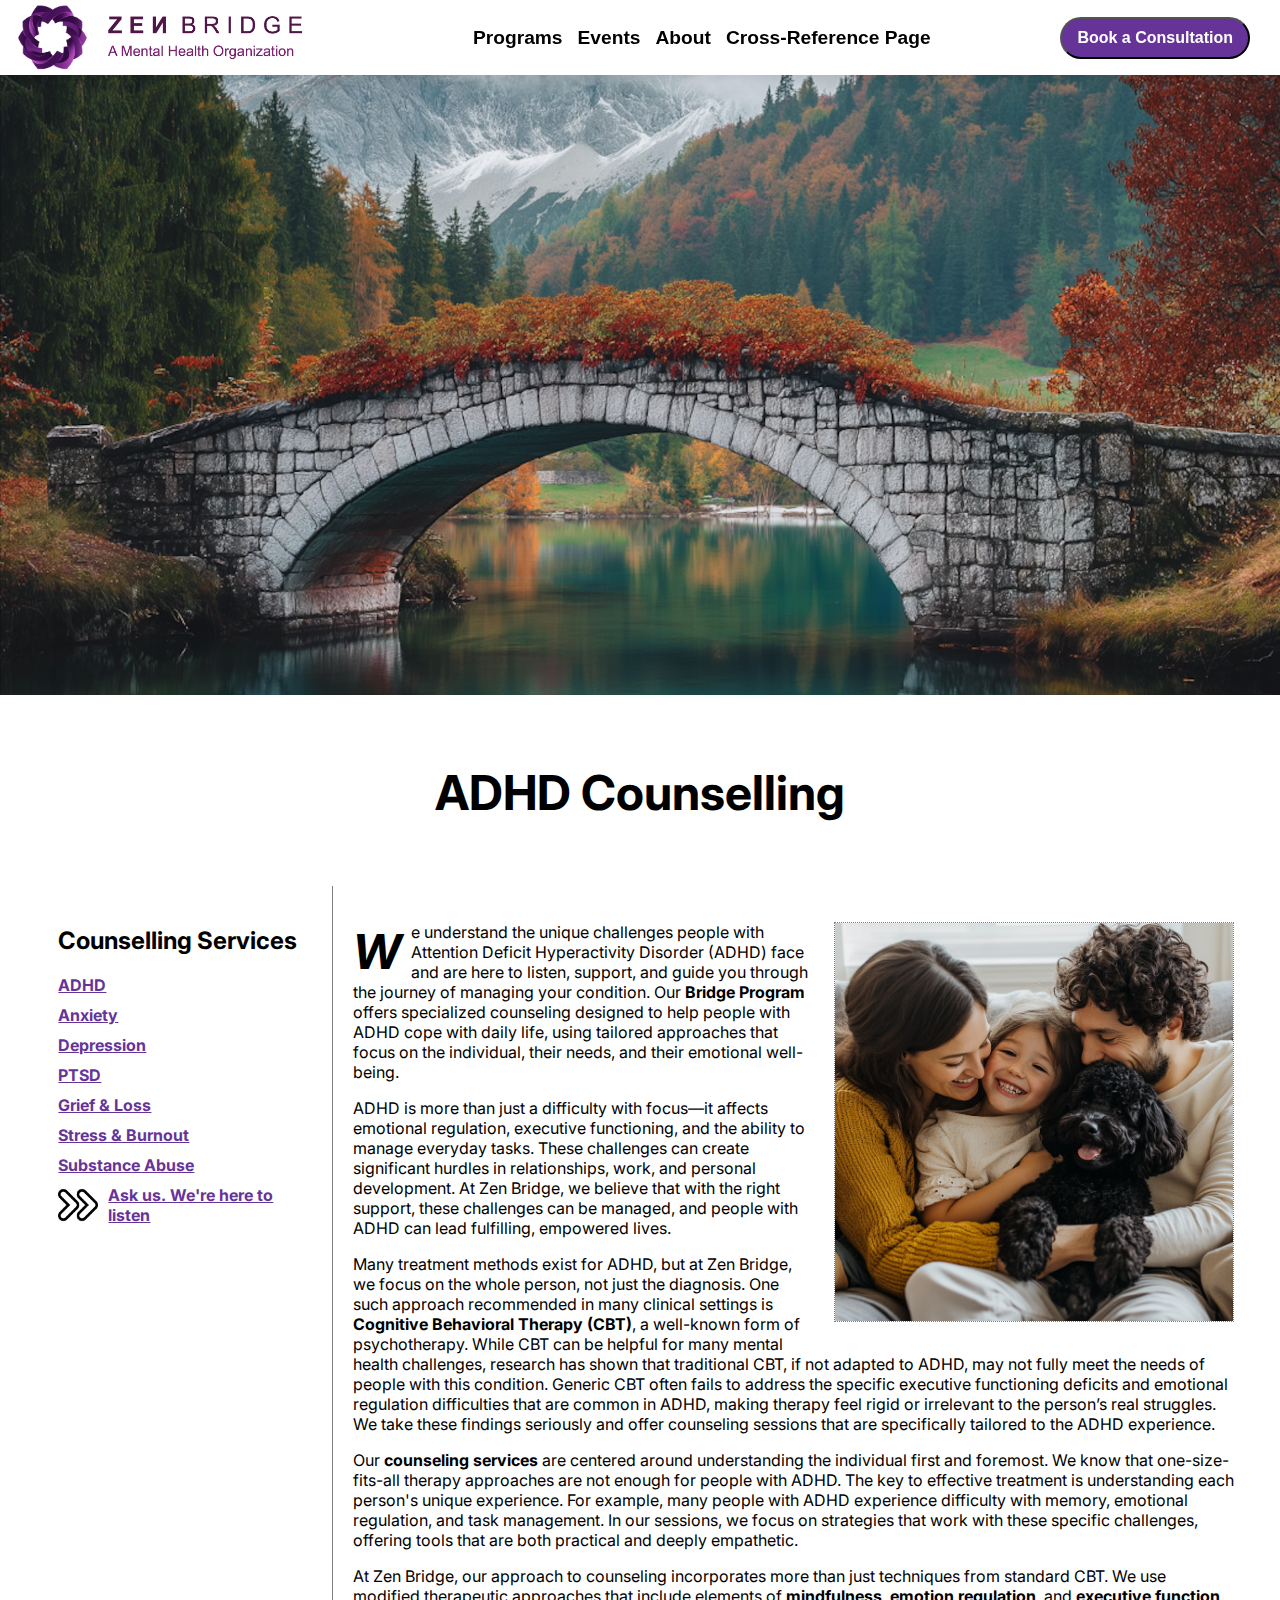
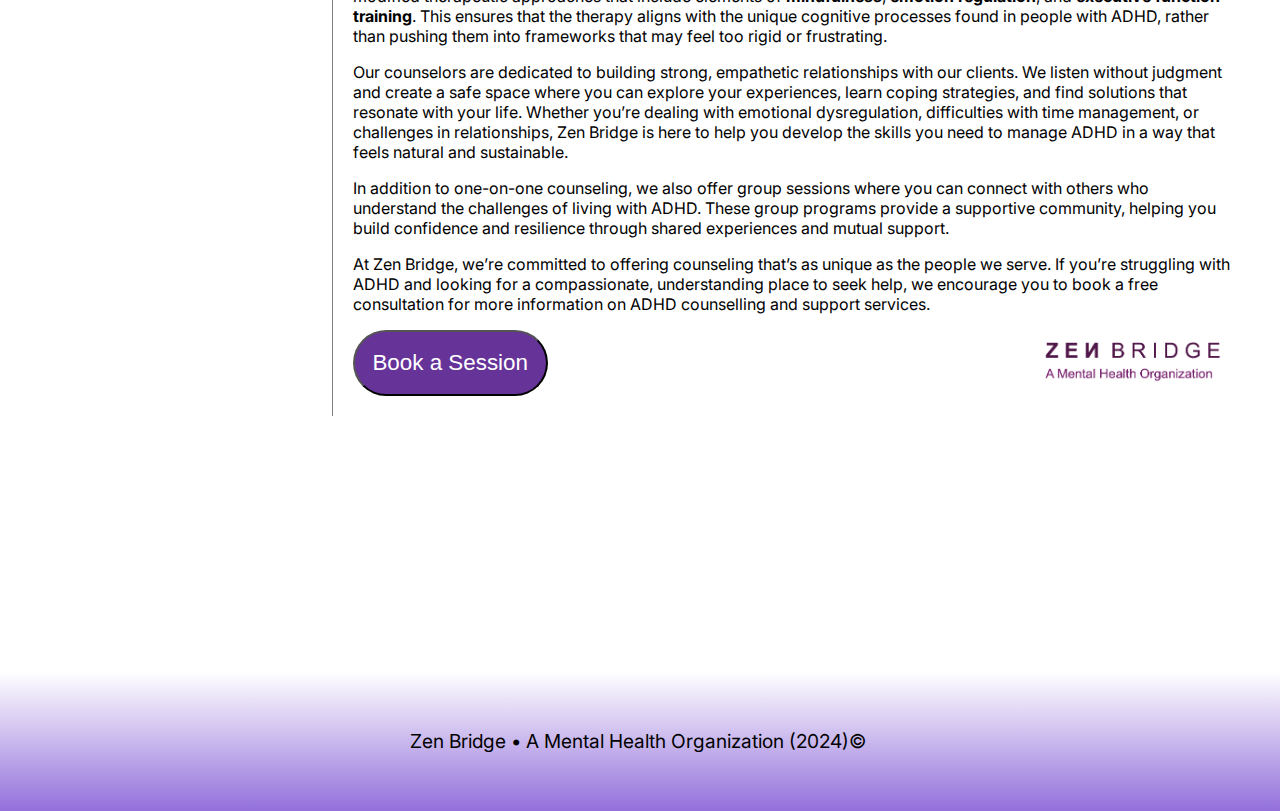
<file: zb_ADHD.html>
<!DOCTYPE html>
<html lang="en">
<head>
  <!--
    COMP 2681, Final Project
    Bridge Program Page for ADHD Counselling
    Author: Jerome Laranang
    Date:   September 23, 2024

    Filename: zb_ADHD.html
    Link: https://aki927.github.io/ZenBridge.github.io/
  -->
  <meta charset="utf-8">
  <meta name="viewport" content="width=device-width, initial-scale=1">
  <meta name="keywords" content="mental health, health, medication, yoga, counselling, community"/>
  <title>zen bridge | A Mental Health Org</title>
  <link rel="preconnect" href="https://fonts.googleapis.com">
  <link rel="preconnect" href="https://fonts.gstatic.com" crossorigin>
  <link
    href="https://fonts.googleapis.com/css2?family=Inter:ital,opsz,wght@0,14..32,100..900;1,14..32,100..900&display=swap"
    rel="stylesheet">
  <link href="zb_styles.css" rel="stylesheet" media="screen"/>
  <link href="visual.css" rel="stylesheet" media="screen"/>
  <link href="animate.css" rel="stylesheet" media="screen"/>
  <link href="zb_form.css" rel="stylesheet" media="screen"/>
</head>
<body>
<header>
  <nav class="navbar">
    <a href="index.html"><div class="logo">
      <img class="lotus_flower_logo" src="images/logo.png" alt="zen bridge logo" width="75" height="75"/>
      <img class="org_slogan" src="images/logo4.png" alt="zen bridge, a mental health organization" height="75"/>
    </div></a>

    <!-- Navicon replaces unordered list menu for tablets and smartphones -->
    <a id="navIcon" href="#"><img src="images/mobile_logo.png" alt="navicon" width="512"/></a>

    <ul class="main_menu">
      <li><a href="#">Programs</a>
        <ul class="sub_menu">
          <!-- Zen Programs -->
          <li id="title-li">
            <a href="#" class="sub_menu_title">Zen Program&#9654;</a>
            <ul class="sub_menu">
              <li><a href="zb_meditation.html">Meditation</a></li>
              <li><a href="zb_yoga.html">Yoga</a></li>
            </ul>
          </li>

          <!-- Bridge Programs -->
          <li>
            <a href="#" class="sub_menu_title">Bridge Program&#9654;</a>
            <ul class="sub_menu">
              <li><a href="zb_ADHD.html">ADHD</a></li>
              <li><a href="zb_anxiety.html">Anxiety</a></li>
              <li><a href="zb_depression.html">Depression</a></li>
              <li><a href="zb_PTSD.html">PTSD</a></li>
              <li><a href="zb_grief.html">Grief & Loss</a></li>
              <li><a href="zb_stress.html">Stress & Burnout</a></li>
              <li><a href="zb_substance.html">Substance Abuse</a></li>
              <li><a href="consultation_form.html">Ask us. We're here to listen</a></li>
            </ul>
          </li>
        </ul>
      </li>
      <li><a href="zb_events.html">Events</a></li>
      <li><a href="index.html#about_description">About</a></li>
      <li><a href="cross_reference_page.html">Cross-Reference Page</a></li>
    </ul>
    <button class="navButton" id="consult-button"><a href="consultation_form.html">Book a Consultation</a></button>
    <img class="mobile_slogan" src="images/logo4.png" alt="zen bridge, a mental health organization" height="75"/>
  </nav>
</header>

<section class="form_banner-section">
  <img src="images/bridge.png" alt="scenic bridge">
</section>

<section class="form-banner-section">
  <div class="form_h1-div">
    <h1>ADHD Counselling</h1>
  </div>
</section>

<!--
  Left side of the page that shows various Bridge Program counselling services. User is directed to respective
  page when clicked. Except for 'Ask Us' where they are directed to the Book a Consultation form.
-->
<div class="column_div">
  <aside class="bridge_programs-div">
    <h2>Counselling Services</h2>
    <nav class="vertical-nav">
      <ul>
        <li><a href="zb_ADHD.html">ADHD</a></li>
        <li><a href="zb_anxiety.html">Anxiety</a></li>
        <li><a href="zb_depression.html">Depression</a></li>
        <li><a href="zb_PTSD.html">PTSD</a></li>
        <li><a href="zb_grief.html">Grief & Loss</a></li>
        <li><a href="zb_stress.html">Stress & Burnout</a></li>
        <li><a href="zb_substance.html">Substance Abuse</a></li>
        <li><a href="consultation_form.html">Ask us. We're here to listen</a></li>
      </ul>
    </nav>
  </aside>

  <!-- Shows a description of the Bridge Program selected. The Book a Session button directs to the Book a Consultation form -->
  <div class="info_block-div">
    <p id="first_paragraph"><img src="images/family.jpg" alt="family photo">We understand the unique challenges people
      with Attention Deficit Hyperactivity Disorder (ADHD) face and are here to listen, support, and guide you through
      the journey of managing your condition. Our <strong>Bridge Program</strong> offers specialized counseling designed
      to help people with ADHD cope with daily life, using
      tailored approaches that focus on the individual, their needs, and their emotional well-being.</p>

    <p>ADHD is more than just a difficulty with focus—it affects emotional regulation, executive functioning, and the
      ability to manage everyday tasks. These challenges can create significant hurdles in relationships, work, and
      personal development. At Zen Bridge, we believe that with the right support, these challenges can be managed, and
      people with ADHD can lead fulfilling, empowered lives.</p>

    <p>Many treatment methods exist for ADHD, but at Zen Bridge, we focus on the whole person, not just the diagnosis.
      One such approach recommended in many clinical settings is <strong>Cognitive Behavioral Therapy (CBT)</strong>, a
      well-known form of psychotherapy. While CBT can be helpful for many mental health challenges, research has shown
      that traditional CBT, if not adapted to ADHD, may not fully meet the needs of people with this condition. Generic
      CBT often fails to address the specific executive functioning deficits and emotional regulation difficulties that
      are common in ADHD, making therapy feel rigid or irrelevant to the person’s real struggles. We take these findings
      seriously and offer counseling sessions that are specifically tailored to the ADHD experience.</p>

    <p>Our <strong>counseling services</strong> are centered around understanding the individual first and foremost. We
      know that one-size-fits-all therapy approaches are not enough for people with ADHD. The key to effective treatment
      is understanding each person's unique experience. For example, many people with ADHD experience difficulty with
      memory, emotional regulation, and task management. In our sessions, we focus on strategies that work with these
      specific challenges, offering tools that are both practical and deeply empathetic.</p>

    <p>At Zen Bridge, our approach to counseling incorporates more than just techniques from standard CBT. We use
      modified therapeutic approaches that include elements of <strong>mindfulness</strong>, <strong>emotion
        regulation</strong>, and <strong>executive function training</strong>. This ensures that the therapy aligns with
      the unique cognitive processes found in people with ADHD, rather than pushing them into frameworks that may feel
      too rigid or frustrating.</p>

    <p>Our counselors are dedicated to building strong, empathetic relationships with our clients. We listen without
      judgment and create a safe space where you can explore your experiences, learn coping strategies, and find
      solutions that resonate with your life. Whether you’re dealing with emotional dysregulation, difficulties with
      time management, or challenges in relationships, Zen Bridge is here to help you develop the skills you need to
      manage ADHD in a way that feels natural and sustainable.</p>

    <p>In addition to one-on-one counseling, we also offer group sessions where you can connect with others who
      understand the challenges of living with ADHD. These group programs provide a supportive community, helping you
      build confidence and resilience through shared experiences and mutual support.</p>

    <p>At Zen Bridge, we’re committed to offering counseling that’s as unique as the people we serve. If you’re
      struggling with ADHD and looking for a compassionate, understanding place to seek help, we encourage you to book a
      free consultation for more information on ADHD counselling and support services.</p>


    <div id="buttons">
      <a href="consultation_form.html">
        <input type="button" value="Book a Session"/>
      </a>
    </div>
  </div>
</div>
<footer>
  <p>Zen Bridge &#x2022; A Mental Health Organization (2024)&#169;&nbsp;</p>
</footer>

</body>
</html>
</file>
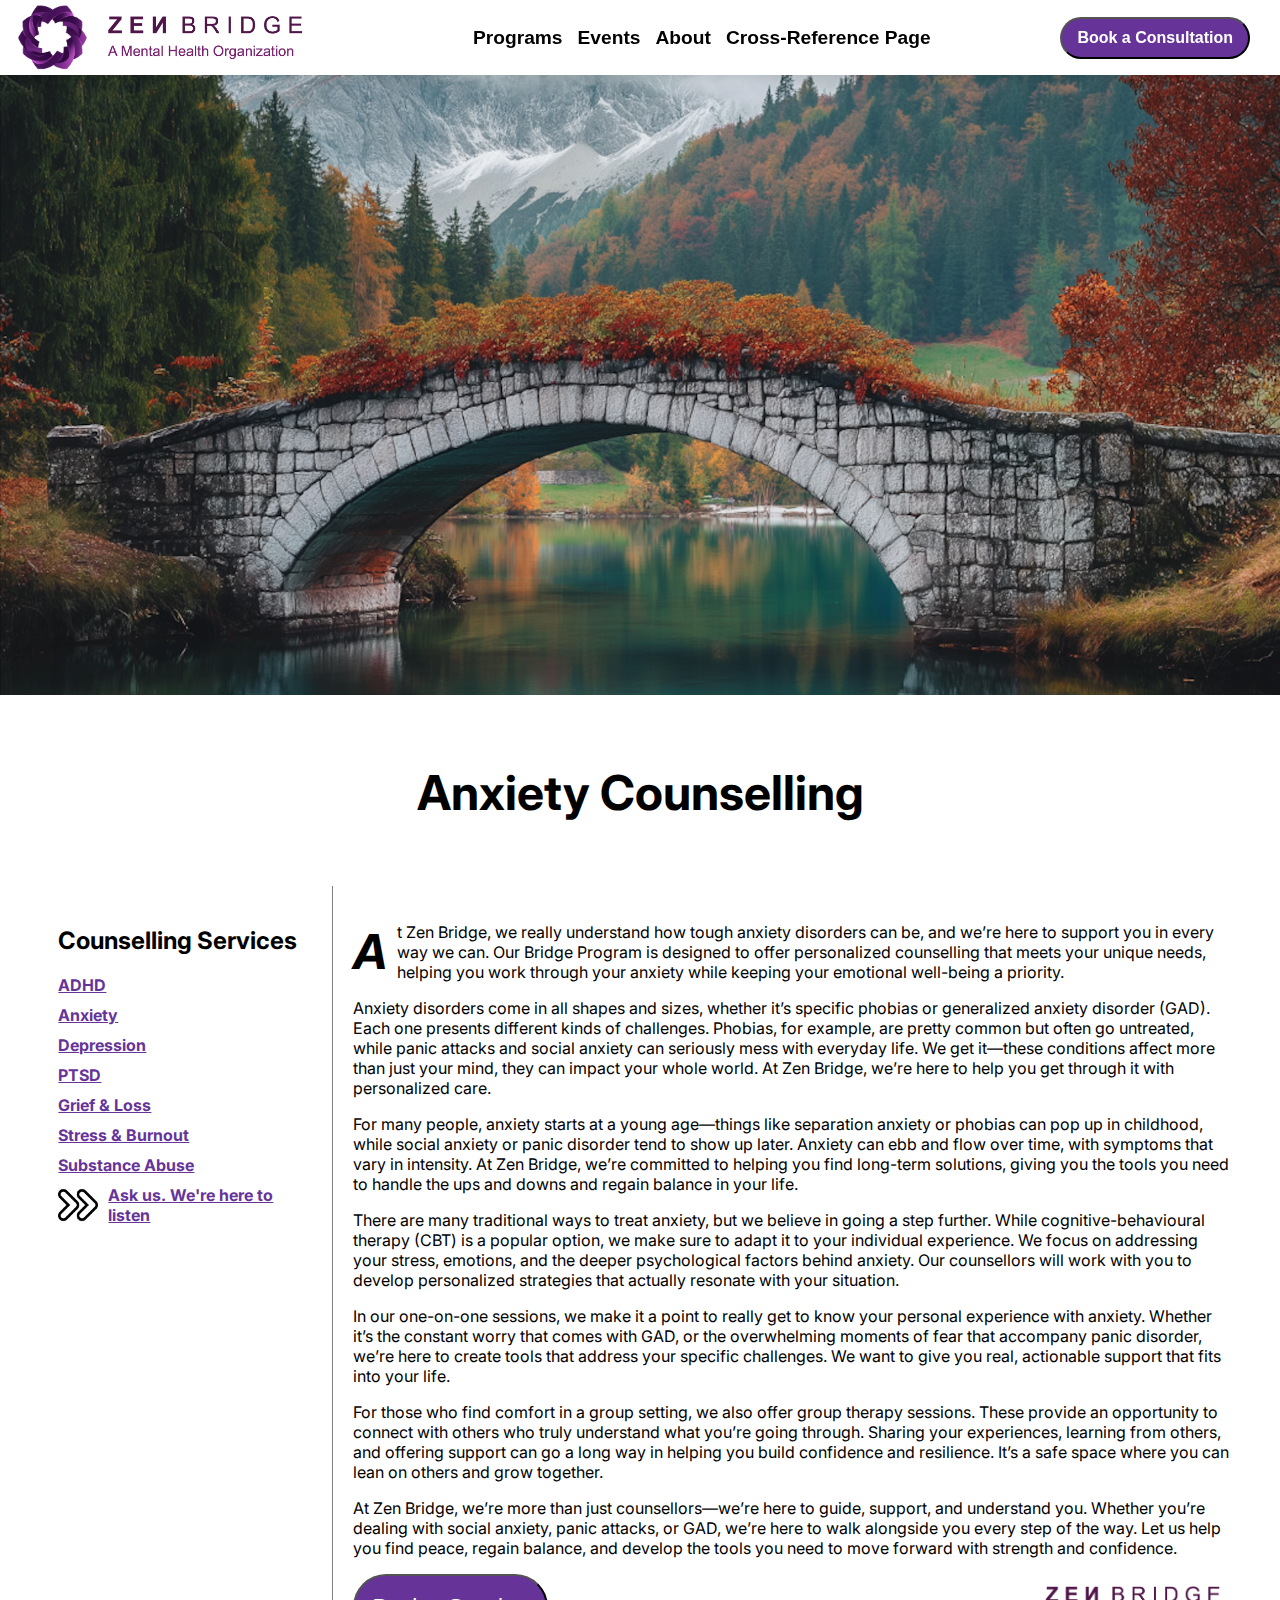
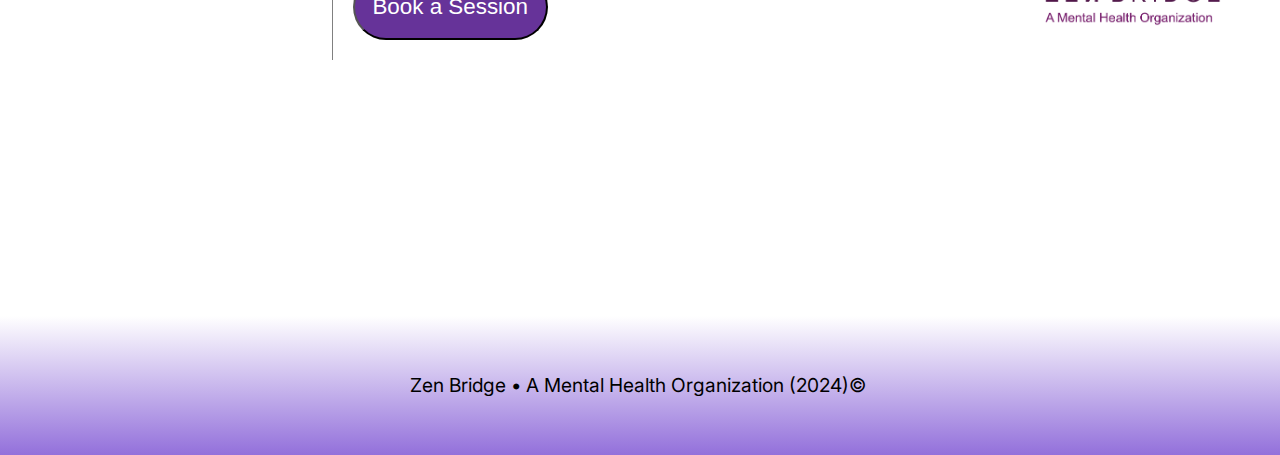
<file: zb_anxiety.html>
<!DOCTYPE html>
<html lang="en">
<head>
  <!--
    COMP 2681, Final Project
    Bridge Program Page for Anxiety Counselling
    Author: Jerome Laranang
    Date:   September 23, 2024

    Filename: zb_anxiety.html
    Link: https://aki927.github.io/ZenBridge.github.io/
  -->
  <meta charset="utf-8">
  <meta name="viewport" content="width=device-width, initial-scale=1">
  <meta name="keywords" content="mental health, health, medication, yoga, counselling, community"/>
  <title>zen bridge | A Mental Health Org</title>
  <link rel="preconnect" href="https://fonts.googleapis.com">
  <link rel="preconnect" href="https://fonts.gstatic.com" crossorigin>
  <link
    href="https://fonts.googleapis.com/css2?family=Inter:ital,opsz,wght@0,14..32,100..900;1,14..32,100..900&display=swap"
    rel="stylesheet">
  <link href="zb_styles.css" rel="stylesheet" media="screen"/>
  <link href="visual.css" rel="stylesheet" media="screen"/>
  <link href="animate.css" rel="stylesheet" media="screen"/>
  <link href="zb_form.css" rel="stylesheet" media="screen"/>
</head>
<body>
<header>
  <nav class="navbar">
    <a href="index.html">
      <div class="logo">
        <img class="lotus_flower_logo" src="images/logo.png" alt="zen bridge logo" width="75" height="75"/>
        <img class="org_slogan" src="images/logo4.png" alt="zen bridge, a mental health organization" height="75"/>
      </div>
    </a>

    <!-- Navicon replaces unordered list menu for tablets and smartphones -->
    <a id="navIcon" href="#"><img src="images/mobile_logo.png" alt="navicon" width="512"/></a>

    <ul class="main_menu">
      <li><a href="#">Programs</a>
        <ul class="sub_menu">
          <!-- Zen Programs -->
          <li id="title-li">
            <a href="#" class="sub_menu_title">Zen Program&#9654;</a>
            <ul class="sub_menu">
              <li><a href="zb_meditation.html">Meditation</a></li>
              <li><a href="zb_yoga.html">Yoga</a></li>
            </ul>
          </li>

          <!-- Bridge Programs -->
          <li>
            <a href="#" class="sub_menu_title">Bridge Program&#9654;</a>
            <ul class="sub_menu">
              <li><a href="zb_ADHD.html">ADHD</a></li>
              <li><a href="zb_anxiety.html">Anxiety</a></li>
              <li><a href="zb_depression.html">Depression</a></li>
              <li><a href="zb_PTSD.html">PTSD</a></li>
              <li><a href="zb_grief.html">Grief & Loss</a></li>
              <li><a href="zb_stress.html">Stress & Burnout</a></li>
              <li><a href="zb_substance.html">Substance Abuse</a></li>
              <li><a href="consultation_form.html">Ask us. We're here to listen</a></li>
            </ul>
          </li>
        </ul>
      </li>
      <li><a href="zb_events.html">Events</a></li>
      <li><a href="index.html#about_description">About</a></li>
      <li><a href="cross_reference_page.html">Cross-Reference Page</a></li>
    </ul>
    <button class="navButton" id="consult-button"><a href="consultation_form.html">Book a Consultation</a></button>
    <img class="mobile_slogan" src="images/logo4.png" alt="zen bridge, a mental health organization" height="75"/>
  </nav>
</header>

<section class="form_banner-section">
  <img src="images/bridge.png" alt="scenic bridge">
</section>

<section class="form-banner-section">
  <div class="form_h1-div">
    <h1>Anxiety Counselling</h1>
  </div>
</section>

<!--
  Left side of the page that shows various Bridge Program counselling services. User is directed to respective
  page when clicked. Except for 'Ask Us' where they are directed to the Book a Consultation form.
-->
<div class="column_div">
  <aside class="bridge_programs-div">
    <h2>Counselling Services</h2>
    <nav class="vertical-nav">
      <ul>
        <li><a href="zb_ADHD.html">ADHD</a></li>
        <li><a href="zb_anxiety.html">Anxiety</a></li>
        <li><a href="zb_depression.html">Depression</a></li>
        <li><a href="zb_PTSD.html">PTSD</a></li>
        <li><a href="zb_grief.html">Grief & Loss</a></li>
        <li><a href="zb_stress.html">Stress & Burnout</a></li>
        <li><a href="zb_substance.html">Substance Abuse</a></li>
        <li><a href="consultation_form.html">Ask us. We're here to listen</a></li>
      </ul>
    </nav>
  </aside>

  <!-- Shows a description of the Bridge Program selected. The Book a Session button directs to the Book a Consultation form -->
  <div class="info_block-div">
    <p id="first_paragraph">At Zen Bridge, we really understand how tough anxiety disorders can be, and we’re here to
      support you in every
      way we can. Our Bridge Program is designed to offer personalized counselling that meets your unique needs, helping
      you work through your anxiety while keeping your emotional well-being a priority.</p>

    <p>Anxiety disorders come in all shapes and sizes, whether it’s specific phobias or generalized anxiety disorder
      (GAD). Each one presents different kinds of challenges. Phobias, for example, are pretty common but often go
      untreated, while panic attacks and social anxiety can seriously mess with everyday life. We get it—these
      conditions affect
      more than just your mind, they can impact your whole world. At Zen Bridge, we’re here to help you get through it
      with personalized care.</p>

    <p>For many people, anxiety starts at a young age—things like separation anxiety or phobias can pop up in childhood,
      while social anxiety or panic disorder tend to show up later. Anxiety can ebb and flow over time, with symptoms
      that vary in intensity. At Zen Bridge, we’re committed to helping you find long-term solutions, giving you the
      tools you need to handle the ups and downs and regain balance in your life.</p>

    <p>There are many traditional ways to treat anxiety, but we believe in going a step further. While
      cognitive-behavioural therapy (CBT) is a popular option, we make sure to adapt it to your individual experience.
      We focus on addressing your stress, emotions, and the deeper psychological factors behind anxiety. Our counsellors
      will work with you to develop personalized strategies that actually resonate with your situation.</p>

    <p>In our one-on-one sessions, we make it a point to really get to know your personal experience with anxiety.
      Whether it’s the constant worry that comes with GAD, or the overwhelming moments of fear that accompany panic
      disorder,
      we’re here to create tools that address your specific challenges. We want to give you real, actionable support
      that fits into your life.</p>

    <p>For those who find comfort in a group setting, we also offer group therapy sessions. These provide an opportunity
      to connect with others who truly understand what you’re going through. Sharing your experiences, learning from
      others, and offering support can go a long way in helping you build confidence and resilience. It’s a safe space
      where you
      can lean on others and grow together.</p>

    <p>At Zen Bridge, we’re more than just counsellors—we’re here to guide, support, and understand you. Whether you’re
      dealing with social anxiety, panic attacks, or GAD, we’re here to walk alongside you every step of the way. Let us
      help you find peace, regain balance, and develop the tools you need to move forward with strength and
      confidence.</p>


    <div id="buttons">
      <a href="consultation_form.html">
        <input type="button" value="Book a Session"/>
      </a>
    </div>
  </div>
</div>
<footer>
  <p>Zen Bridge &#x2022; A Mental Health Organization (2024)&#169;&nbsp;</p>
</footer>

</body>
</html>
</file>
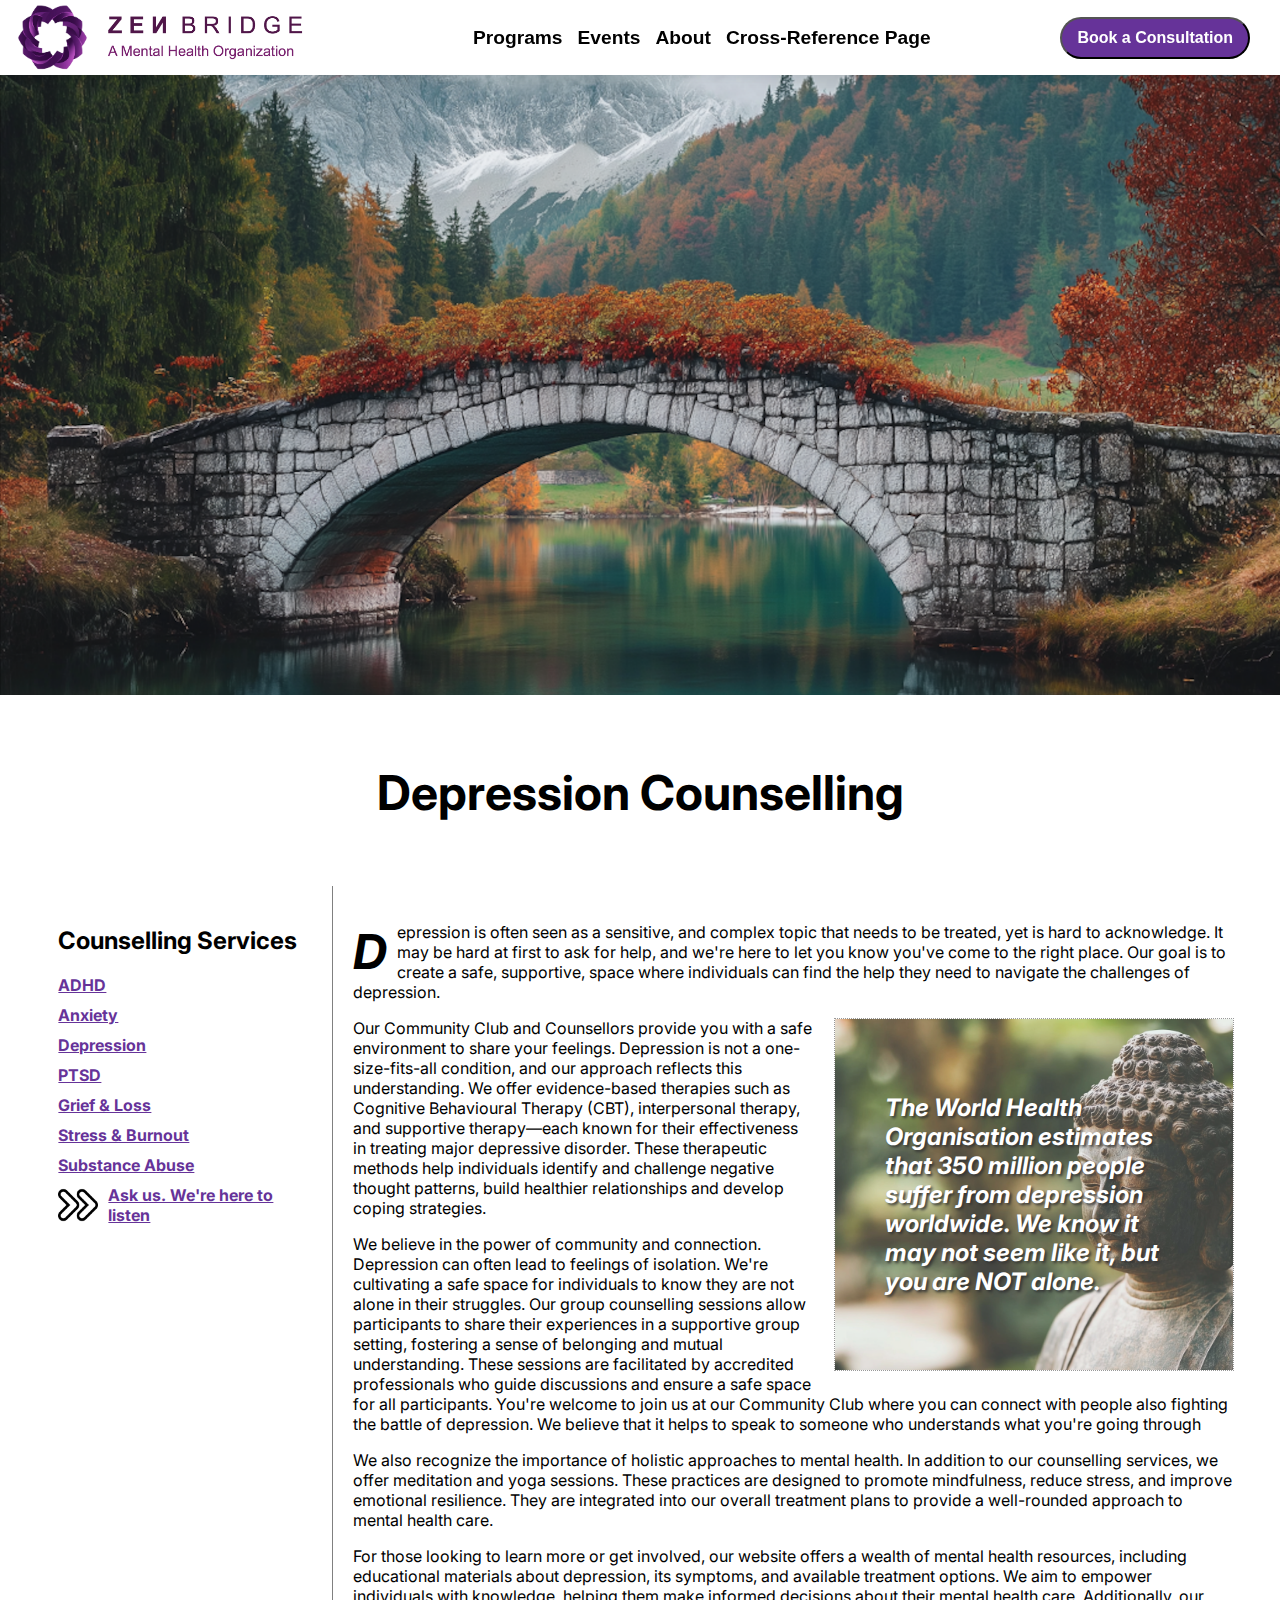
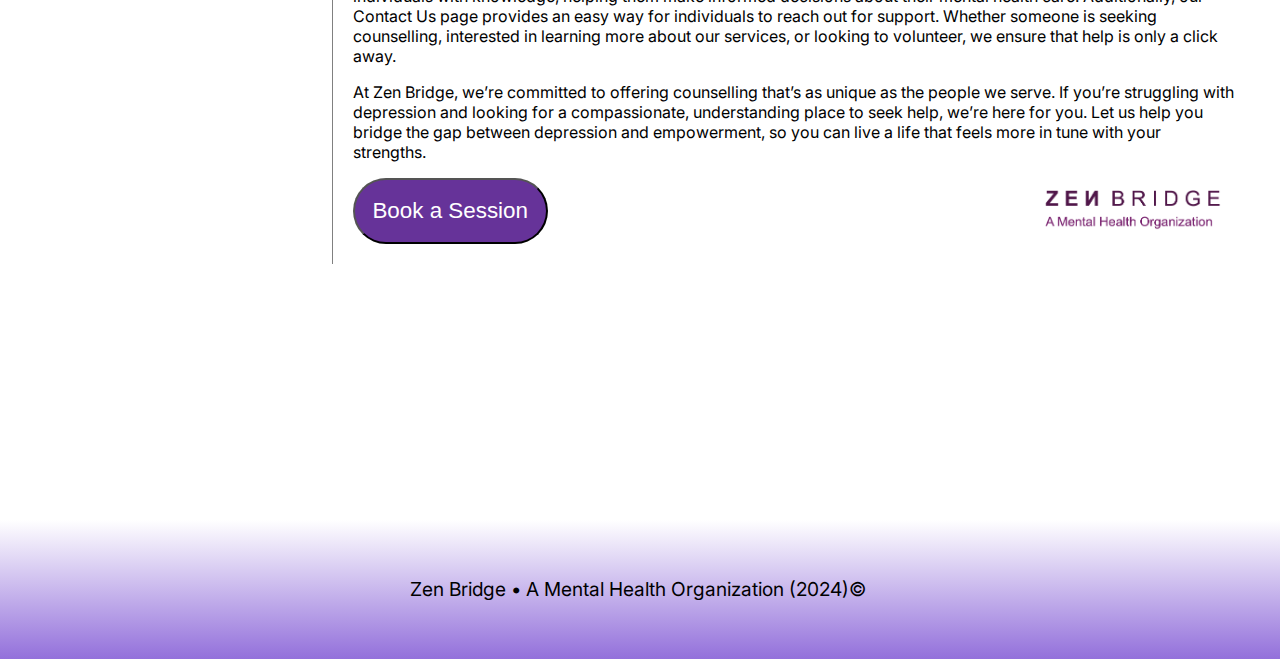
<file: zb_depression.html>
<!DOCTYPE html>
<html lang="en">
<head>
  <!--
    COMP 2681, Final Project
    Bridge Program Page for Depression Counselling
    Author: Jerome Laranang
    Date:   September 23, 2024

    Filename: zb_depression.html
    Link: https://aki927.github.io/ZenBridge.github.io/
  -->
  <meta charset="utf-8">
  <meta name="viewport" content="width=device-width, initial-scale=1">
  <meta name="keywords" content="mental health, health, medication, yoga, counselling, community"/>
  <title>zen bridge | A Mental Health Org</title>
  <link rel="preconnect" href="https://fonts.googleapis.com">
  <link rel="preconnect" href="https://fonts.gstatic.com" crossorigin>
  <link
    href="https://fonts.googleapis.com/css2?family=Inter:ital,opsz,wght@0,14..32,100..900;1,14..32,100..900&display=swap"
    rel="stylesheet">
  <link href="zb_styles.css" rel="stylesheet" media="screen"/>
  <link href="visual.css" rel="stylesheet" media="screen"/>
  <link href="animate.css" rel="stylesheet" media="screen"/>
  <link href="zb_form.css" rel="stylesheet" media="screen"/>
</head>
<body>
<header>
  <nav class="navbar">
    <a href="index.html">
      <div class="logo">
        <img class="lotus_flower_logo" src="images/logo.png" alt="zen bridge logo" width="75" height="75"/>
        <img class="org_slogan" src="images/logo4.png" alt="zen bridge, a mental health organization" height="75"/>
      </div>
    </a>

    <!-- Navicon replaces unordered list menu for tablets and smartphones -->
    <a id="navIcon" href="#"><img src="images/mobile_logo.png" alt="navicon" width="512"/></a>

    <ul class="main_menu">
      <li><a href="#">Programs</a>
        <ul class="sub_menu">
          <!-- Zen Programs -->
          <li id="title-li">
            <a href="#" class="sub_menu_title">Zen Program&#9654;</a>
            <ul class="sub_menu">
              <li><a href="zb_meditation.html">Meditation</a></li>
              <li><a href="zb_yoga.html">Yoga</a></li>
            </ul>
          </li>

          <!-- Bridge Programs -->
          <li>
            <a href="#" class="sub_menu_title">Bridge Program&#9654;</a>
            <ul class="sub_menu">
              <li><a href="zb_ADHD.html">ADHD</a></li>
              <li><a href="zb_anxiety.html">Anxiety</a></li>
              <li><a href="zb_depression.html">Depression</a></li>
              <li><a href="zb_PTSD.html">PTSD</a></li>
              <li><a href="zb_grief.html">Grief & Loss</a></li>
              <li><a href="zb_stress.html">Stress & Burnout</a></li>
              <li><a href="zb_substance.html">Substance Abuse</a></li>
              <li><a href="consultation_form.html">Ask us. We're here to listen</a></li>
            </ul>
          </li>
        </ul>
      </li>
      <li><a href="zb_events.html">Events</a></li>
      <li><a href="index.html#about_description">About</a></li>
      <li><a href="cross_reference_page.html">Cross-Reference Page</a></li>
    </ul>
    <button class="navButton" id="consult-button"><a href="consultation_form.html">Book a Consultation</a></button>
    <img class="mobile_slogan" src="images/logo4.png" alt="zen bridge, a mental health organization" height="75"/>
  </nav>
</header>

<section class="form_banner-section">
  <img src="images/bridge.png" alt="scenic bridge">
</section>

<section class="form-banner-section">
  <div class="form_h1-div">
    <h1>Depression Counselling</h1>
  </div>
</section>

<!--
  Left side of the page that shows various Bridge Program counselling services. User is directed to respective
  page when clicked. Except for 'Ask Us' where they are directed to the Book a Consultation form.
-->
<div class="column_div">
  <aside class="bridge_programs-div">
    <h2>Counselling Services</h2>
    <nav class="vertical-nav">
      <ul>
        <li><a href="zb_ADHD.html">ADHD</a></li>
        <li><a href="zb_anxiety.html">Anxiety</a></li>
        <li><a href="zb_depression.html">Depression</a></li>
        <li><a href="zb_PTSD.html">PTSD</a></li>
        <li><a href="zb_grief.html">Grief & Loss</a></li>
        <li><a href="zb_stress.html">Stress & Burnout</a></li>
        <li><a href="zb_substance.html">Substance Abuse</a></li>
        <li><a href="consultation_form.html">Ask us. We're here to listen</a></li>
      </ul>
    </nav>
  </aside>

  <!-- Shows a description of the Bridge Program selected. The Book a Session button directs to the Book a Consultation form -->
  <div class="info_block-div">
    <p id="first_paragraph">
    Depression is often seen as a sensitive, and complex topic that needs to be treated, yet is
    hard to acknowledge. It
    may be hard at first to ask for help, and we're here to let you know you've come to the right place. Our goal is
    to create a safe, supportive, space where individuals can find the help they need to navigate the challenges of
    depression.</p>

    <aside id="bridge_right-aside"><p>The World Health Organisation estimates that 350 million people suffer from depression worldwide. We know it
      may not seem like it, but you are NOT alone.</p>
    </aside>

    <p>Our Community Club and Counsellors provide you with a safe environment to share your feelings. Depression is not
      a one-size-fits-all condition, and our approach reflects this understanding. We offer evidence-based therapies
      such
      as Cognitive Behavioural Therapy (CBT), interpersonal therapy, and supportive therapy—each known for their
      effectiveness in treating major depressive disorder. These therapeutic methods help individuals identify and
      challenge negative thought patterns, build healthier relationships and develop coping strategies.</p>

    <p>We believe in the power of community and connection. Depression can often lead to feelings of isolation. We're
      cultivating a safe space for individuals to know they are not alone in their struggles. Our group counselling
      sessions
      allow
      participants to share their experiences in a supportive group setting, fostering a sense of belonging and mutual
      understanding. These sessions are facilitated by accredited professionals who guide discussions and ensure a safe
      space
      for all participants. You're welcome to join us at our Community Club where you can connect with people also
      fighting the battle of depression. We believe that it helps to speak to someone who understands what you're going
      through</p>

    <p>We also recognize the importance of holistic approaches to mental health. In addition to our counselling
      services,
      we offer meditation and yoga sessions. These practices are designed to promote
      mindfulness, reduce stress, and improve emotional resilience. They are integrated into our overall treatment plans
      to provide a well-rounded approach to mental health care.</p>

    <p>For those looking to learn more or get involved, our website offers a wealth of mental health resources,
      including
      educational materials about depression, its symptoms, and available treatment options. We aim to empower
      individuals
      with knowledge, helping them make informed decisions about their mental health care. Additionally, our Contact Us
      page provides an easy way for individuals to reach out for support. Whether someone is seeking counselling,
      interested in learning more about our services, or looking to volunteer, we ensure that help is only a click
      away.</p>

    <p>At Zen Bridge, we’re committed to offering counselling that’s as unique as the people we serve. If you’re
      struggling
      with depression and looking for a compassionate, understanding place to seek help, we’re here for you. Let us help
      you bridge the gap between depression and empowerment, so you can live a life that feels more in tune with your
      strengths.</p>

    <div id="buttons">
      <a href="consultation_form.html">
        <input type="button" value="Book a Session"/>
      </a>
    </div>
  </div>
</div>
<footer>
  <p>Zen Bridge &#x2022; A Mental Health Organization (2024)&#169;&nbsp;</p>
</footer>

</body>
</html>
</file>
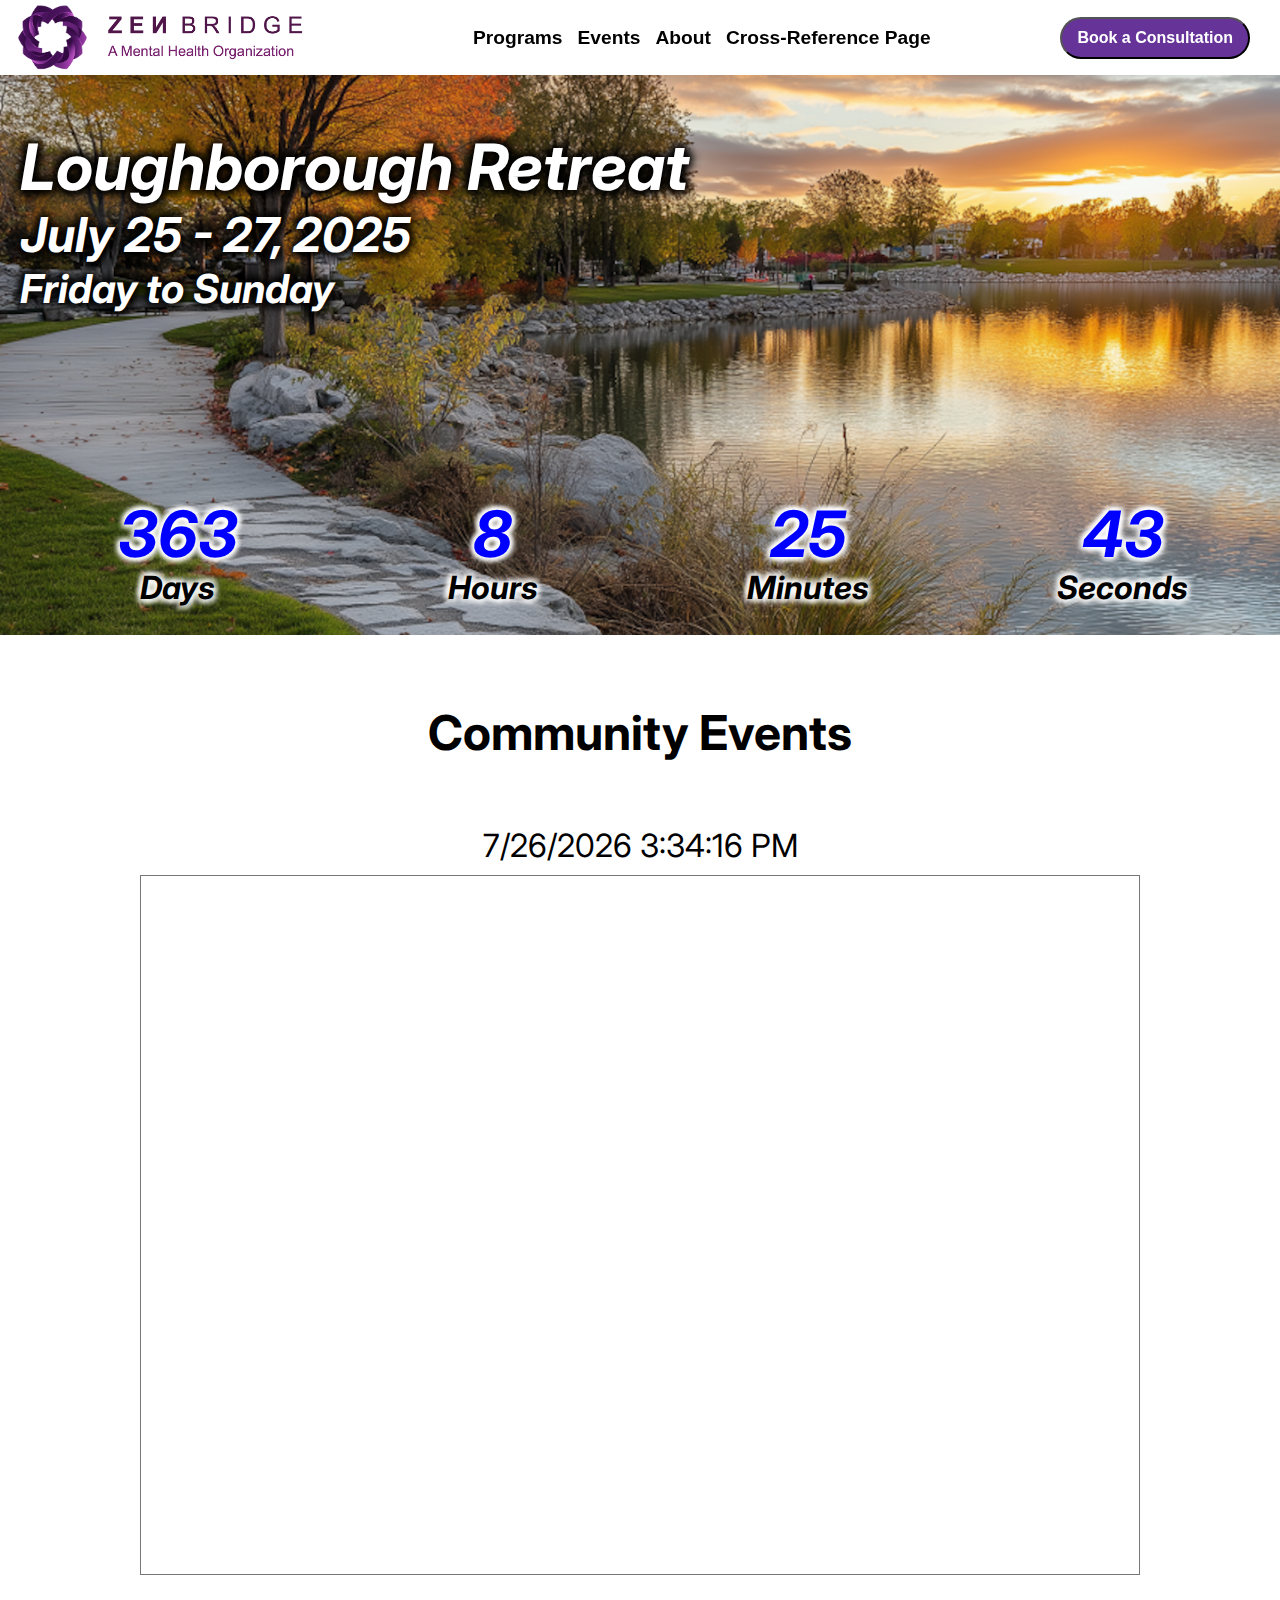
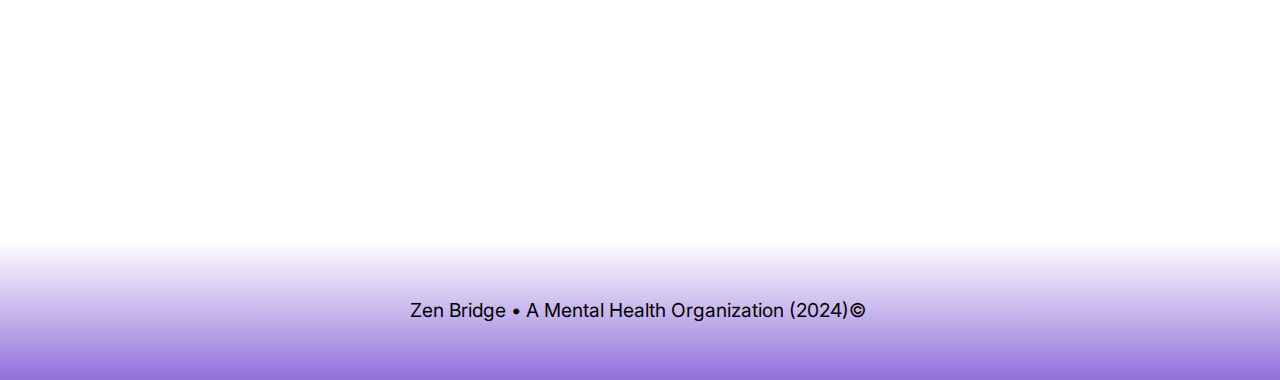
<file: zb_events.html>
<!DOCTYPE html>
<html lang="en">
<head>
  <!--
    COMP 2681, Final Project
    Community Club Events Page
    Author: Jerome Laranang
    Date:   September 23, 2024

    Filename: zb_events.html
    Link: https://aki927.github.io/ZenBridge.github.io/
  -->
  <meta charset="utf-8">
  <meta name="viewport" content="width=device-width, initial-scale=1">
  <meta name="keywords" content="mental health, health, medication, yoga, counselling, community"/>
  <title>zen bridge | A Mental Health Org</title>
  <link rel="preconnect" href="https://fonts.googleapis.com">
  <link rel="preconnect" href="https://fonts.gstatic.com" crossorigin>
  <link
    href="https://fonts.googleapis.com/css2?family=Inter:ital,opsz,wght@0,14..32,100..900;1,14..32,100..900&display=swap"
    rel="stylesheet">
  <link href="zb_styles.css" rel="stylesheet" media="screen"/>
  <link href="visual.css" rel="stylesheet" media="screen"/>
  <link href="animate.css" rel="stylesheet" media="screen"/>
  <link href="zb_form.css" rel="stylesheet" media="screen"/>
  <script src="zb_events.js" async></script>
</head>
<body>
<header>
  <nav class="navbar">
    <a href="index.html"><div class="logo">
      <img class="lotus_flower_logo" src="images/logo.png" alt="zen bridge logo" width="75" height="75"/>
      <img class="org_slogan" src="images/logo4.png" alt="zen bridge, a mental health organization" height="75"/>
    </div></a>

    <!-- Navicon replaces unordered list menu for tablets and smartphones -->
    <a id="navIcon" href="#"><img src="images/mobile_logo.png" alt="navicon" width="512"/></a>

    <ul class="main_menu">
      <li><a href="#">Programs</a>
        <ul class="sub_menu">
          <!-- Zen Programs -->
          <li id="title-li">
            <a href="#" class="sub_menu_title">Zen Program&#9654;</a>
            <ul class="sub_menu">
              <li><a href="zb_meditation.html">Meditation</a></li>
              <li><a href="zb_yoga.html">Yoga</a></li>
            </ul>
          </li>

          <!-- Bridge Programs -->
          <li>
            <a href="#" class="sub_menu_title">Bridge Program&#9654;</a>
            <ul class="sub_menu">
              <li><a href="zb_ADHD.html">ADHD</a></li>
              <li><a href="zb_anxiety.html">Anxiety</a></li>
              <li><a href="zb_depression.html">Depression</a></li>
              <li><a href="zb_PTSD.html">PTSD</a></li>
              <li><a href="zb_grief.html">Grief & Loss</a></li>
              <li><a href="zb_stress.html">Stress & Burnout</a></li>
              <li><a href="zb_substance.html">Substance Abuse</a></li>
              <li><a href="consultation_form.html">Ask us. We're here to listen</a></li>
            </ul>
          </li>
        </ul>
      </li>
      <li><a href="zb_events.html">Events</a></li>
      <li><a href="index.html#about_description">About</a></li>
      <li><a href="cross_reference_page.html">Cross-Reference Page</a></li>
    </ul>
    <button class="navButton" id="consult-button"><a href="consultation_form.html">Book a Consultation</a></button>
    <img class="mobile_slogan" src="images/logo4.png" alt="zen bridge, a mental health organization" height="75"/>
  </nav>
</header>

<!-- Section with relative positioning. Text and countdown are absolute positioning and sits on top -->
<section class="form_banner-section">
  <img src="images/Loughborough_Retreat.png" alt="Loughborough retreat">
  <div id="events_absolute-div">
    <h1>Loughborough Retreat</h1>
    <h2>July 25 - 27, 2025</h2>
    <h3>Friday to Sunday</h3>
  </div>
  <div id="timer_absolute-div">
    <div id="Loughborough_Countdown">
      <div><span id="r_Days">58</span><br/>Days</div>
      <div><span id="r_Hrs">10</span><br/>Hours</div>
      <div><span id="r_Min">14</span><br/>Minutes</div>
      <div><span id="r_Sec">48</span><br/>Seconds</div>
    </div>
  </div>
</section>

<!-- Shows community events calendar and system time -->
<section class="form-banner-section">
  <div class="form_h1-div">
    <h1>Community Events</h1>
  </div>
  <!-- Shows today's date in the events page -->
  <div id="today_date">9/18/2024<br/>7:04:12 p.m.</div>
  <div id="calendar-div">
    <!-- Google Calendar iframe added so the client has full control in Events -->
    <iframe id="iframe"
            src="https://calendar.google.com/calendar/embed?height=800&wkst=1&ctz=America%2FToronto&bgcolor=%230B8043&mode=WEEK&src=ZjIwOGMwZTUxM2I4NTAxMDVlOWEyMzMxMzUxY2M3MzU5ZDJkNTgyMTdhYzY4NWE1OGMxNTI5ZmIwOWIwZWJkN0Bncm91cC5jYWxlbmRhci5nb29nbGUuY29t&src=ZW4uY2FuYWRpYW4jaG9saWRheUBncm91cC52LmNhbGVuZGFyLmdvb2dsZS5jb20&color=%23009688&color=%237986CB"
            style="border:solid 1px #777" width="1000" height="700" frameborder="0" scrolling="no"></iframe>
  </div>
</section>
<footer>
  <p>Zen Bridge &#x2022; A Mental Health Organization (2024)&#169;&nbsp;</p>
</footer>

</body>
</html>
</file>
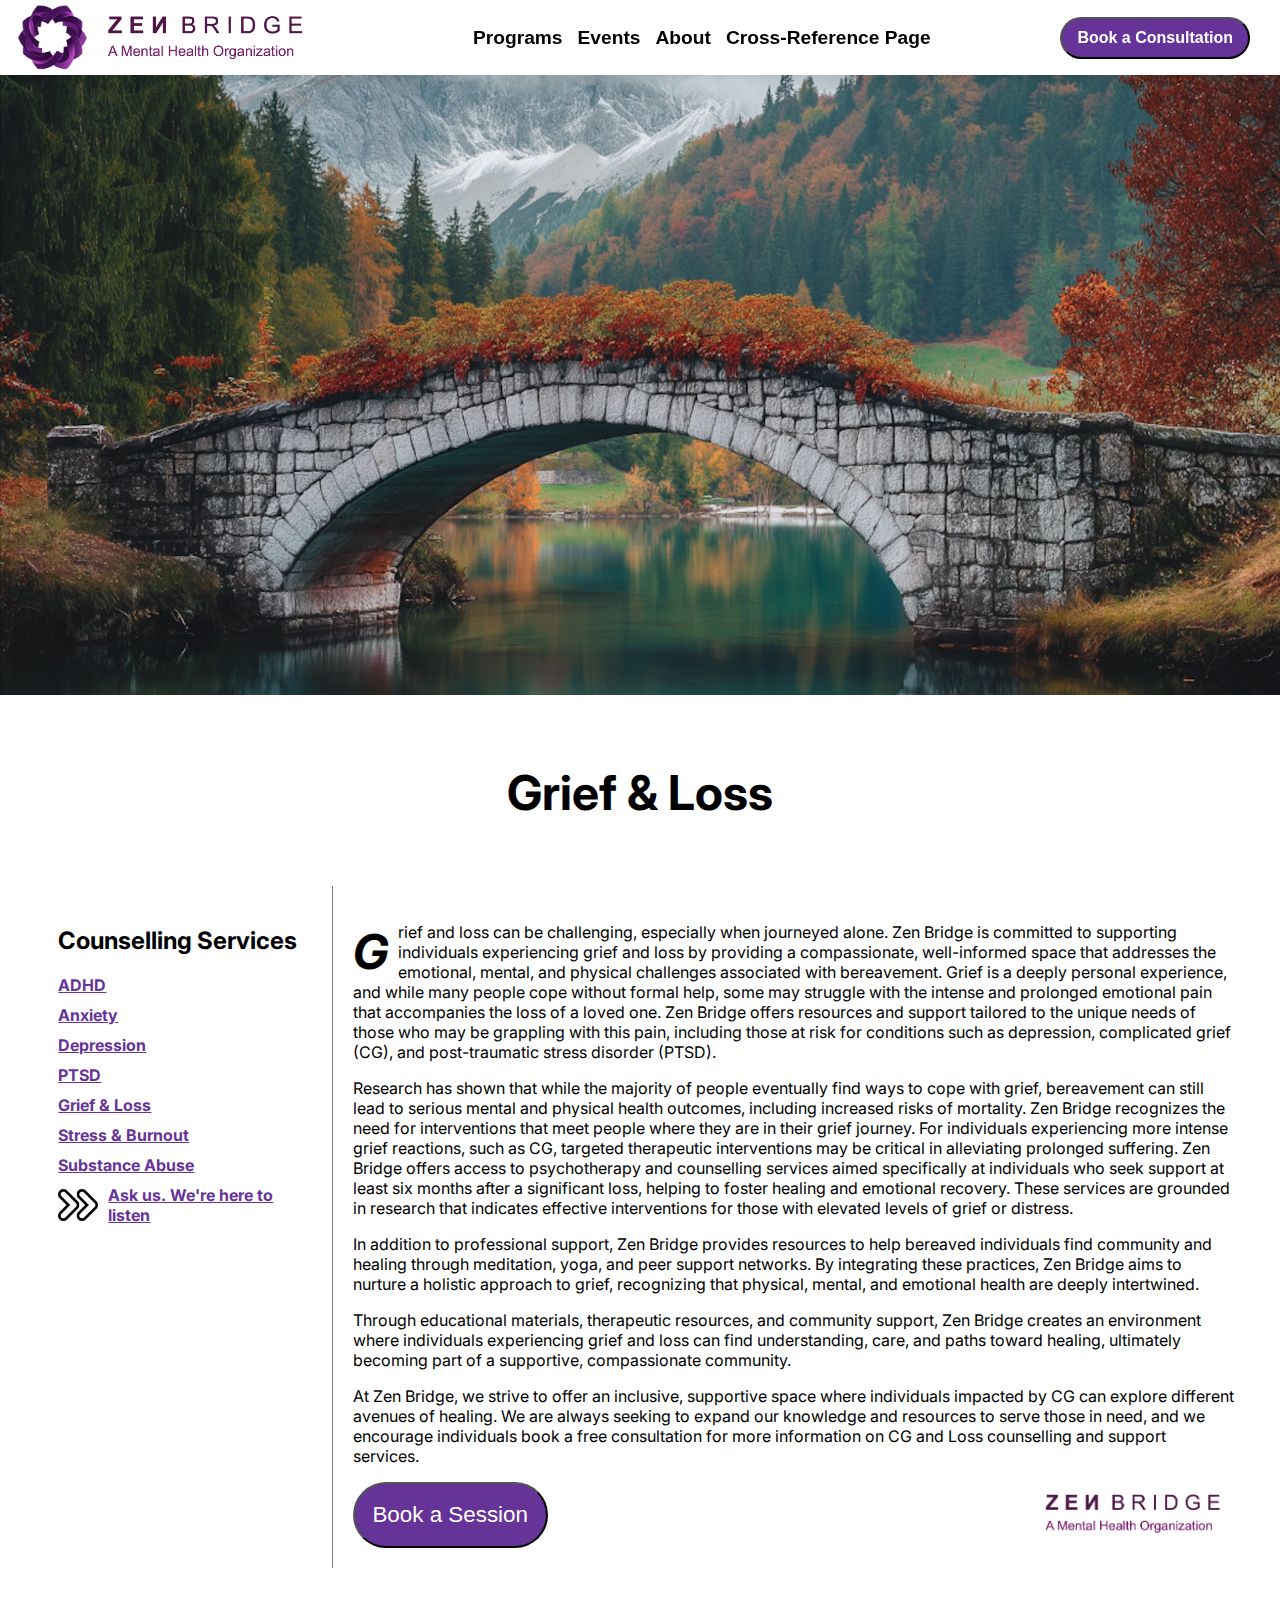
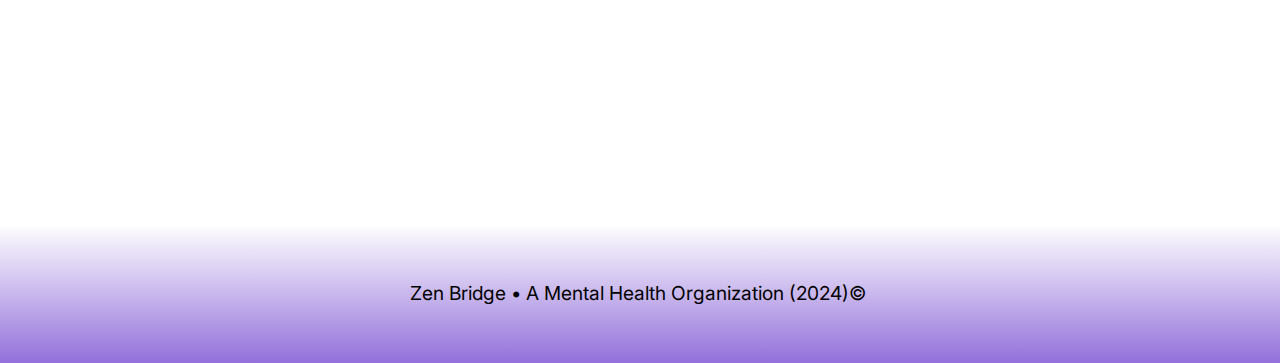
<file: zb_grief.html>
<!DOCTYPE html>
<html lang="en">
<head>
  <!--
    COMP 2681, Final Project
    Bridge Program Page for PTSD Counselling
    Author: Jerome Laranang
    Date:   September 23, 2024

    Filename: zb_PTSD.html
    Link: https://aki927.github.io/ZenBridge.github.io/
  -->
  <meta charset="utf-8">
  <meta name="viewport" content="width=device-width, initial-scale=1">
  <meta name="keywords" content="mental health, health, medication, yoga, counselling, community"/>
  <title>zen bridge | A Mental Health Org</title>
  <link rel="preconnect" href="https://fonts.googleapis.com">
  <link rel="preconnect" href="https://fonts.gstatic.com" crossorigin>
  <link
    href="https://fonts.googleapis.com/css2?family=Inter:ital,opsz,wght@0,14..32,100..900;1,14..32,100..900&display=swap"
    rel="stylesheet">
  <link href="zb_styles.css" rel="stylesheet" media="screen"/>
  <link href="visual.css" rel="stylesheet" media="screen"/>
  <link href="animate.css" rel="stylesheet" media="screen"/>
  <link href="zb_form.css" rel="stylesheet" media="screen"/>
</head>
<body>
<header>
  <nav class="navbar">
    <a href="index.html"><div class="logo">
      <img class="lotus_flower_logo" src="images/logo.png" alt="zen bridge logo" width="75" height="75"/>
      <img class="org_slogan" src="images/logo4.png" alt="zen bridge, a mental health organization" height="75"/>
    </div></a>

    <!-- Navicon replaces unordered list menu for tablets and smartphones -->
    <a id="navIcon" href="#"><img src="images/mobile_logo.png" alt="navicon" width="512"/></a>

    <ul class="main_menu">
      <li><a href="#">Programs</a>
        <ul class="sub_menu">
          <!-- Zen Programs -->
          <li id="title-li">
            <a href="#" class="sub_menu_title">Zen Program&#9654;</a>
            <ul class="sub_menu">
              <li><a href="zb_meditation.html">Meditation</a></li>
              <li><a href="zb_yoga.html">Yoga</a></li>
            </ul>
          </li>

          <!-- Bridge Programs -->
          <li>
            <a href="#" class="sub_menu_title">Bridge Program&#9654;</a>
            <ul class="sub_menu">
              <li><a href="zb_ADHD.html">ADHD</a></li>
              <li><a href="zb_anxiety.html">Anxiety</a></li>
              <li><a href="zb_depression.html">Depression</a></li>
              <li><a href="zb_PTSD.html">PTSD</a></li>
              <li><a href="zb_grief.html">Grief & Loss</a></li>
              <li><a href="zb_stress.html">Stress & Burnout</a></li>
              <li><a href="zb_substance.html">Substance Abuse</a></li>
              <li><a href="consultation_form.html">Ask us. We're here to listen</a></li>
            </ul>
          </li>
        </ul>
      </li>
      <li><a href="zb_events.html">Events</a></li>
      <li><a href="index.html#about_description">About</a></li>
      <li><a href="cross_reference_page.html">Cross-Reference Page</a></li>
    </ul>
    <button class="navButton" id="consult-button"><a href="consultation_form.html">Book a Consultation</a></button>
    <img class="mobile_slogan" src="images/logo4.png" alt="zen bridge, a mental health organization" height="75"/>
  </nav>
</header>

<section class="form_banner-section">
  <img src="images/bridge.png" alt="scenic bridge">
</section>

<section class="form-banner-section">
  <div class="form_h1-div">
    <h1>Grief & Loss</h1>
  </div>
</section>

<!--
  Left side of the page that shows various Bridge Program counselling services. User is directed to respective
  page when clicked. Except for 'Ask Us' where they are directed to the Book a Consultation form.
-->
<div class="column_div">
  <aside class="bridge_programs-div">
    <h2>Counselling Services</h2>
    <nav class="vertical-nav">
      <ul>
        <li><a href="zb_ADHD.html">ADHD</a></li>
        <li><a href="zb_anxiety.html">Anxiety</a></li>
        <li><a href="zb_depression.html">Depression</a></li>
        <li><a href="zb_PTSD.html">PTSD</a></li>
        <li><a href="zb_grief.html">Grief & Loss</a></li>
        <li><a href="zb_stress.html">Stress & Burnout</a></li>
        <li><a href="zb_substance.html">Substance Abuse</a></li>
        <li><a href="consultation_form.html">Ask us. We're here to listen</a></li>
      </ul>
    </nav>
  </aside>

  <!-- Shows a description of the Bridge Program selected. The Book a Session button directs to the Book a Consultation form -->
  <div class="info_block-div">
    <p id="first_paragraph">Grief and loss can be challenging, especially when journeyed alone. Zen Bridge is committed to supporting
      individuals experiencing grief and loss by providing a compassionate, well-informed space that addresses the
      emotional, mental, and physical challenges associated with bereavement. Grief is a deeply personal experience, and
      while many people cope without formal help, some may struggle with the intense and prolonged emotional pain that
      accompanies the loss of a loved one. Zen Bridge offers resources and support tailored to the unique needs of those
      who may be grappling with this pain, including those at risk for conditions such as depression, complicated grief
      (CG), and post-traumatic stress disorder (PTSD).</p>

    <p>Research has shown that while the majority of people eventually find ways to cope with grief, bereavement can
      still lead to serious mental and physical health outcomes, including increased risks of mortality. Zen Bridge
      recognizes the need for interventions that meet people where they are in their grief journey. For individuals
      experiencing more intense grief reactions, such as CG, targeted therapeutic interventions may be critical in
      alleviating prolonged suffering. Zen Bridge offers access to psychotherapy and counselling services aimed
      specifically at individuals who seek support at least six months after a significant loss, helping to foster
      healing and emotional recovery.
      These
      services are grounded in research that indicates effective interventions for those with elevated levels of grief
      or distress.</p>

    <p>In addition to professional support, Zen Bridge provides resources to help bereaved individuals find community
      and healing through meditation, yoga, and peer support networks. By integrating these practices, Zen Bridge aims
      to nurture a holistic approach to grief, recognizing that physical, mental, and emotional health are deeply
      intertwined.</p>

    <p>Through educational materials, therapeutic resources, and community support, Zen Bridge creates an environment
      where individuals experiencing grief and loss can find understanding, care, and paths toward healing, ultimately
      becoming part of a supportive, compassionate community.</p>

    <p>At Zen Bridge, we strive to offer an inclusive, supportive space where individuals impacted by CG can explore
      different avenues of healing. We are always seeking to expand our knowledge and resources to serve those in need,
      and we encourage individuals book a free consultation for more information on CG and Loss counselling and support
      services.</p>

    <div id="buttons">
      <a href="consultation_form.html">
        <input type="button" value="Book a Session"/>
      </a>
    </div>
  </div>
</div>
<footer>
  <p>Zen Bridge &#x2022; A Mental Health Organization (2024)&#169;&nbsp;</p>
</footer>

</body>
</html>
</file>
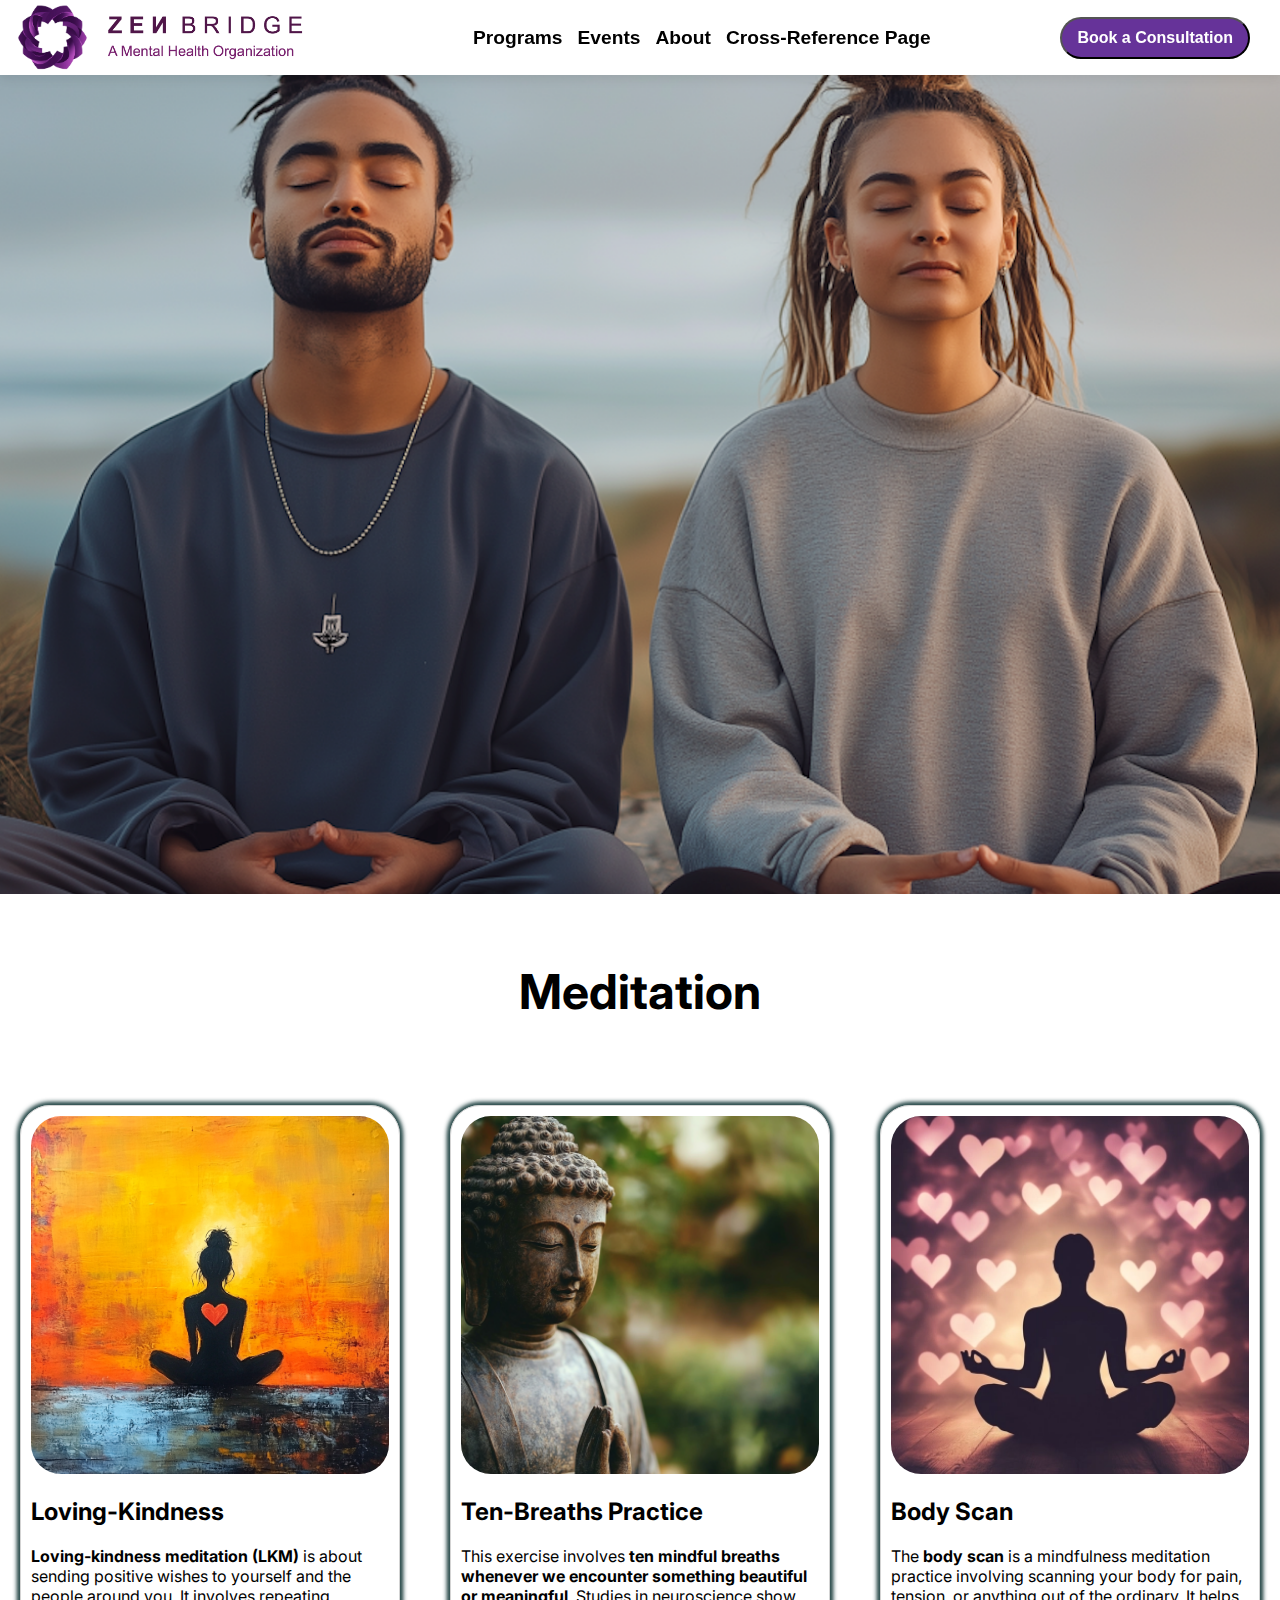
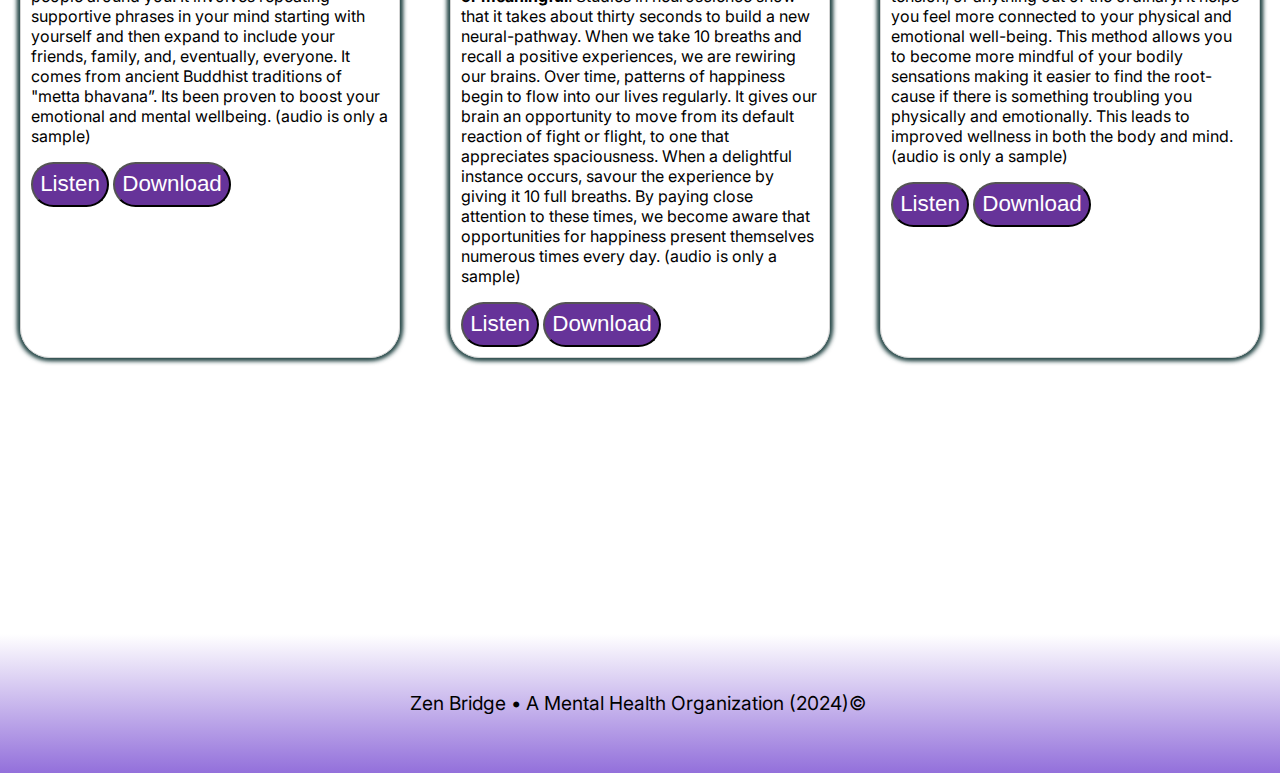
<file: zb_meditation.html>
<!DOCTYPE html>
<html lang="en">
<head>
  <!--
    COMP 2681, Final Project
    Zen Program for guided meditation audio
    Author: Jerome Laranang
    Date:   September 23, 2024

    Filename: zb_meditation.html
    Link: https://aki927.github.io/ZenBridge.github.io/
  -->
  <meta charset="utf-8">
  <meta name="viewport" content="width=device-width, initial-scale=1">
  <meta name="keywords" content="mental health, health, medication, yoga, counselling, community"/>
  <title>zen bridge | A Mental Health Org</title>
  <link rel="preconnect" href="https://fonts.googleapis.com">
  <link rel="preconnect" href="https://fonts.gstatic.com" crossorigin>
  <link
    href="https://fonts.googleapis.com/css2?family=Inter:ital,opsz,wght@0,14..32,100..900;1,14..32,100..900&display=swap"
    rel="stylesheet">
  <link href="zb_styles.css" rel="stylesheet" media="screen"/>
  <link href="visual.css" rel="stylesheet" media="screen"/>
  <link href="animate.css" rel="stylesheet" media="screen"/>
  <link href="zb_form.css" rel="stylesheet" media="screen"/>
  <script src="zb_meditation.js" async></script>
</head>
<body>
<header>
  <nav class="navbar">
    <a href="index.html">
      <div class="logo">
        <img class="lotus_flower_logo" src="images/logo.png" alt="zen bridge logo" width="75" height="75"/>
        <img class="org_slogan" src="images/logo4.png" alt="zen bridge, a mental health organization" height="75"/>
      </div>
    </a>

    <!-- Navicon replaces unordered list menu for tablets and smartphones -->
    <a id="navIcon" href="#"><img src="images/mobile_logo.png" alt="navicon" width="512"/></a>

    <ul class="main_menu">
      <li><a href="#">Programs</a>
        <ul class="sub_menu">
          <!-- Zen Programs -->
          <li id="title-li">
            <a href="#" class="sub_menu_title">Zen Program&#9654;</a>
            <ul class="sub_menu">
              <li><a href="zb_meditation.html">Meditation</a></li>
              <li><a href="zb_yoga.html">Yoga</a></li>
            </ul>
          </li>

          <!-- Bridge Programs -->
          <li>
            <a href="#" class="sub_menu_title">Bridge Program&#9654;</a>
            <ul class="sub_menu">
              <li><a href="zb_ADHD.html">ADHD</a></li>
              <li><a href="zb_anxiety.html">Anxiety</a></li>
              <li><a href="zb_depression.html">Depression</a></li>
              <li><a href="zb_PTSD.html">PTSD</a></li>
              <li><a href="zb_grief.html">Grief & Loss</a></li>
              <li><a href="zb_stress.html">Stress & Burnout</a></li>
              <li><a href="zb_substance.html">Substance Abuse</a></li>
              <li><a href="consultation_form.html">Ask us. We're here to listen</a></li>
            </ul>
          </li>
        </ul>
      </li>
      <li><a href="zb_events.html">Events</a></li>
      <li><a href="index.html#about_description">About</a></li>
      <li><a href="cross_reference_page.html">Cross-Reference Page</a></li>
    </ul>
    <button class="navButton" id="consult-button"><a href="consultation_form.html">Book a Consultation</a></button>
    <img class="mobile_slogan" src="images/logo4.png" alt="zen bridge, a mental health organization" height="75"/>
  </nav>
</header>

<section class="form_banner-section">
  <img src="images/meditation_2.png" alt="meditation session">
</section>

<section class="form-banner-section">
  <div class="form_h1-div">
    <h1>Meditation</h1>
  </div>
</section>

<!-- Three audio files in the format mp3 and ogg as a backup -->
<section class="media_section">
  <div class="media_container-div">
    <audio id="loving_kindness-audio" controls>
      <source src="audio/2014-10-08-meditation-loving-kindness-tarabrach_MYKotc9P.mp3" type="audio/mp3"/>
      <source src="audio/2014-10-08-meditation-loving-kindness-tarabrach_MYKotc9P.ogg" type="audio/ogg"/>
    </audio>
    <audio id="breathwork-audio" controls>
      <source src="audio/ten-breath-practice-benzo_Mz8MG3jg.mp3" type="audio/mp3"/>
      <source src="audio/ten-breath-practice-benzo_Mz8MG3jg.ogg" type="audio/ogg"/>
    </audio>
    <audio id="bodyscan-audio" controls>
      <source src="audio/body-scan_sVt3KNRa.mp3" type="audio/mp3"/>
      <source src="audio/body-scan_sVt3KNRa.ogg" type="audio/ogg"/>
    </audio>
  </div>
</section>

<!--
  Div using grid layout shows different kinds of meditation. User clicks Listen button and only one audio can
  play/appear at once. User is alerted when changing to a different meditation. User clicks Download and is directed to
  an external page where they can download the audio.
-->
<div class="grid_container-div">
  <div class="grid_option-div">
    <div class="grid_image-div">
      <img src="images/loving_kindness.png" alt="loving-kindness">
    </div>
    <div class="grid_description-div">
      <h2>Loving-Kindness</h2>
      <p><strong>Loving-kindness meditation (LKM)</strong> is about sending positive wishes to yourself and the people
        around you. It involves repeating supportive phrases in your mind starting with yourself and
        then expand to include your friends, family, and, eventually, everyone. It comes from ancient
        Buddhist traditions of "metta bhavana”. Its been proven to boost your emotional and mental wellbeing. (audio is
        only a sample)</p>
    </div>
    <div class="grid_button-div">
      <input type="button" class="buttons" id="loving_kindness-button" value="Listen"/>
      <a href="https://www.tarabrach.com/guided-meditation-loving-kindness/ " target="_blank">
        <input type="button" value="Download"/>
      </a>
    </div>
  </div>
  <div class="grid_option-div">
    <div class="grid_image-div">
      <img src="images/breathwork.png" alt="breathwork">
    </div>
    <div class="grid_description-div">
      <h2>Ten-Breaths Practice</h2>
      <p>This exercise involves <strong>ten mindful breaths whenever we encounter
        something beautiful or meaningful</strong>. Studies in neuroscience show that it takes about thirty
        seconds to build a new neural-pathway. When we take 10 breaths and recall a positive experiences, we are
        rewiring our brains. Over time, patterns of happiness begin to flow into our lives regularly. It gives our brain
        an opportunity to move from its default reaction of fight or flight, to one that appreciates spaciousness. When
        a delightful instance occurs, savour the experience by giving it 10 full breaths. By paying close attention to
        these times, we become aware that opportunities for happiness present themselves numerous times every day.
        (audio is only a sample)</p>
    </div>
    <div class="grid_button-div">
      <input type="button" class="buttons" id="breathwork-button" value="Listen"/>
      <a href="https://www.mayo.edu/research/labs/mindful-breathing/audio-files " target="_blank">
        <input type="button" value="Download"/>
      </a>
    </div>
  </div>
  <div class="grid_option-div">
    <div class="grid_image-div">
      <img src="images/body_scan.png" alt="body scan">
    </div>
    <div class="grid_description-div">
      <h2>Body Scan</h2>
      <p>The <strong>body scan</strong> is a mindfulness meditation practice involving scanning your body for pain,
        tension, or anything out of the ordinary. It helps you feel more connected to your physical and emotional
        well-being. This method allows you to become more mindful of your bodily sensations making it easier to find the
        root-cause if there is something troubling you physically and emotionally. This leads to improved wellness in
        both the body and mind. (audio is only a sample)</p>
    </div>
    <div class="grid_button-div">
      <input type="button" class="buttons" id="bodyscan-button" value="Listen"/>
      <a href="https://www.mayo.edu/research/labs/mindful-breathing/audio-files " target="_blank">
        <input type="button" value="Download"/>
      </a>
    </div>
  </div>
</div>
<footer>
  <p>Zen Bridge &#x2022; A Mental Health Organization (2024)&#169;&nbsp;</p>
</footer>

</body>
</html>
</file>
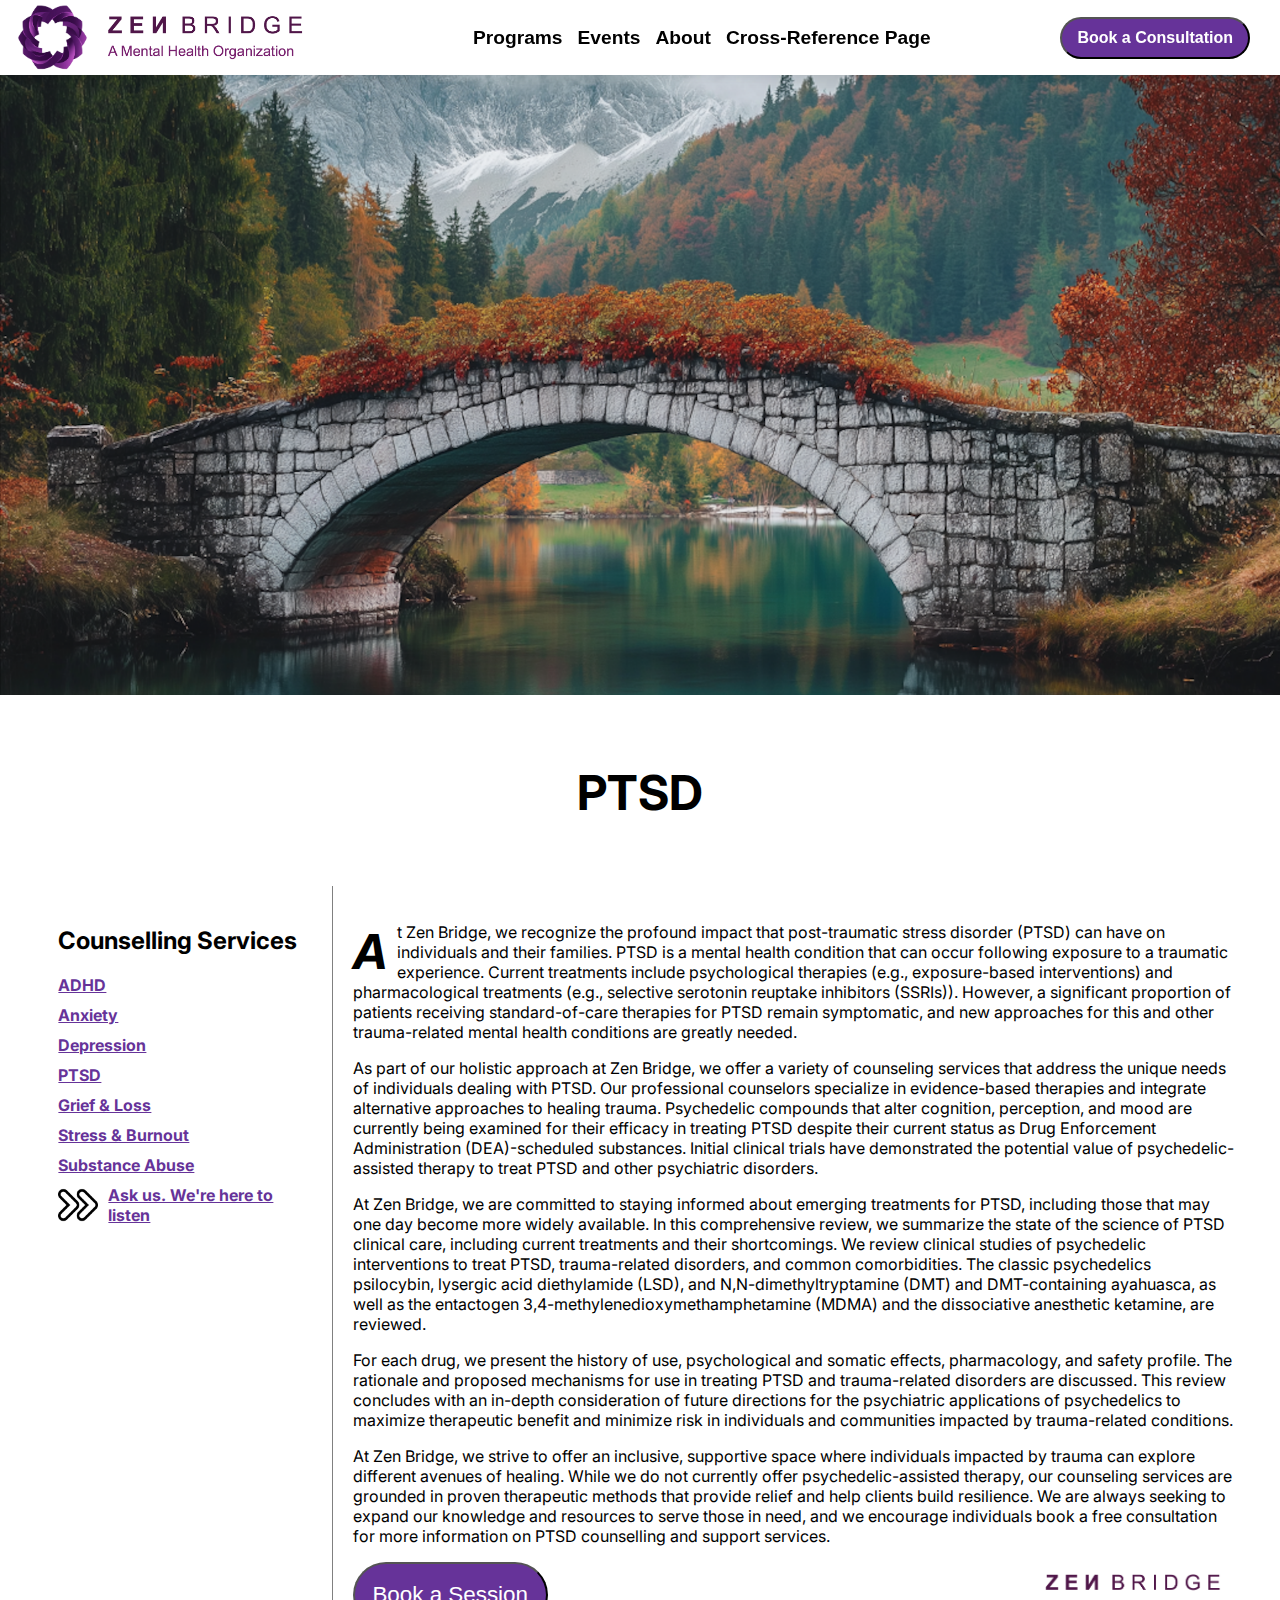
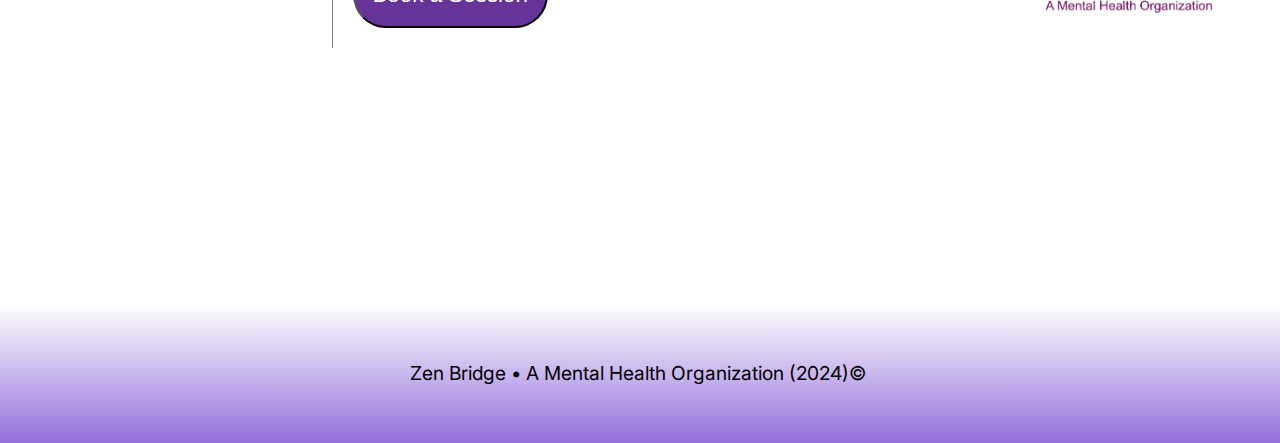
<file: zb_PTSD.html>
<!DOCTYPE html>
<html lang="en">
<head>
  <!--
    COMP 2681, Final Project
    Bridge Program Page for PTSD Counselling
    Author: Jerome Laranang
    Date:   September 23, 2024

    Filename: zb_PTSD.html
    Link: https://aki927.github.io/ZenBridge.github.io/
  -->
  <meta charset="utf-8">
  <meta name="viewport" content="width=device-width, initial-scale=1">
  <meta name="keywords" content="mental health, health, medication, yoga, counselling, community"/>
  <title>zen bridge | A Mental Health Org</title>
  <link rel="preconnect" href="https://fonts.googleapis.com">
  <link rel="preconnect" href="https://fonts.gstatic.com" crossorigin>
  <link
    href="https://fonts.googleapis.com/css2?family=Inter:ital,opsz,wght@0,14..32,100..900;1,14..32,100..900&display=swap"
    rel="stylesheet">
  <link href="zb_styles.css" rel="stylesheet" media="screen"/>
  <link href="visual.css" rel="stylesheet" media="screen"/>
  <link href="animate.css" rel="stylesheet" media="screen"/>
  <link href="zb_form.css" rel="stylesheet" media="screen"/>
</head>
<body>
<header>
  <nav class="navbar">
    <a href="index.html"><div class="logo">
      <img class="lotus_flower_logo" src="images/logo.png" alt="zen bridge logo" width="75" height="75"/>
      <img class="org_slogan" src="images/logo4.png" alt="zen bridge, a mental health organization" height="75"/>
    </div></a>

    <!-- Navicon replaces unordered list menu for tablets and smartphones -->
    <a id="navIcon" href="#"><img src="images/mobile_logo.png" alt="navicon" width="512"/></a>

    <ul class="main_menu">
      <li><a href="#">Programs</a>
        <ul class="sub_menu">
          <!-- Zen Programs -->
          <li id="title-li">
            <a href="#" class="sub_menu_title">Zen Program&#9654;</a>
            <ul class="sub_menu">
              <li><a href="zb_meditation.html">Meditation</a></li>
              <li><a href="zb_yoga.html">Yoga</a></li>
            </ul>
          </li>

          <!-- Bridge Programs -->
          <li>
            <a href="#" class="sub_menu_title">Bridge Program&#9654;</a>
            <ul class="sub_menu">
              <li><a href="zb_ADHD.html">ADHD</a></li>
              <li><a href="zb_anxiety.html">Anxiety</a></li>
              <li><a href="zb_depression.html">Depression</a></li>
              <li><a href="zb_PTSD.html">PTSD</a></li>
              <li><a href="zb_grief.html">Grief & Loss</a></li>
              <li><a href="zb_stress.html">Stress & Burnout</a></li>
              <li><a href="zb_substance.html">Substance Abuse</a></li>
              <li><a href="consultation_form.html">Ask us. We're here to listen</a></li>
            </ul>
          </li>
        </ul>
      </li>
      <li><a href="zb_events.html">Events</a></li>
      <li><a href="index.html#about_description">About</a></li>
      <li><a href="cross_reference_page.html">Cross-Reference Page</a></li>
    </ul>
    <button class="navButton"><a href="consultation_form.html">Book a Consultation</a></button>
    <img class="mobile_slogan" src="images/logo4.png" alt="zen bridge, a mental health organization" height="75"/>
  </nav>
</header>

<section class="form_banner-section">
  <img src="images/bridge.png" alt="scenic bridge">
</section>

<section class="form-banner-section">
  <div class="form_h1-div">
    <h1>PTSD</h1>
  </div>
</section>

<!--
  Left side of the page that shows various Bridge Program counselling services. User is directed to respective
  page when clicked. Except for 'Ask Us' where they are directed to the Book a Consultation form.
-->
<div class="column_div">
  <aside class="bridge_programs-div">
    <h2>Counselling Services</h2>
    <nav class="vertical-nav">
      <ul>
        <li><a href="zb_ADHD.html">ADHD</a></li>
        <li><a href="zb_anxiety.html">Anxiety</a></li>
        <li><a href="zb_depression.html">Depression</a></li>
        <li><a href="zb_PTSD.html">PTSD</a></li>
        <li><a href="zb_grief.html">Grief & Loss</a></li>
        <li><a href="zb_stress.html">Stress & Burnout</a></li>
        <li><a href="zb_substance.html">Substance Abuse</a></li>
        <li><a href="consultation_form.html">Ask us. We're here to listen</a></li>
      </ul>
    </nav>
  </aside>

  <!-- Shows a description of the Bridge Program selected. The Book a Session button directs to the Book a Consultation form -->
  <div class="info_block-div">
    <p id="first_paragraph">At Zen Bridge, we recognize the profound impact that post-traumatic stress disorder (PTSD) can have on
      individuals and their families. PTSD is a mental health condition that can occur following exposure to a traumatic
      experience. Current treatments include psychological therapies (e.g., exposure-based interventions) and
      pharmacological treatments (e.g., selective serotonin reuptake inhibitors (SSRIs)). However, a significant
      proportion of patients receiving standard-of-care therapies for PTSD remain symptomatic, and new approaches for
      this and other trauma-related mental health conditions are greatly needed.</p>

    <p>As part of our holistic approach at Zen Bridge, we offer a variety of counseling services that address the unique
      needs of individuals dealing with PTSD. Our professional counselors specialize in evidence-based therapies and
      integrate alternative approaches to healing trauma. Psychedelic compounds that alter cognition, perception, and
      mood are currently being examined for their efficacy in treating PTSD despite their current status as Drug
      Enforcement Administration (DEA)-scheduled substances. Initial clinical trials have demonstrated the potential
      value of psychedelic-assisted therapy to treat PTSD and other psychiatric disorders.</p>

    <p>At Zen Bridge, we are committed to staying informed about emerging treatments for PTSD, including those that may
      one day become more widely available. In this comprehensive review, we summarize the state of the science of PTSD
      clinical care, including current treatments and their shortcomings. We review clinical studies of psychedelic
      interventions to treat PTSD, trauma-related disorders, and common comorbidities. The classic psychedelics
      psilocybin, lysergic acid diethylamide (LSD), and N,N-dimethyltryptamine (DMT) and DMT-containing ayahuasca, as
      well as the entactogen 3,4-methylenedioxymethamphetamine (MDMA) and the dissociative anesthetic ketamine, are
      reviewed.</p>

    <p>For each drug, we present the history of use, psychological and somatic effects, pharmacology, and safety
      profile. The rationale and proposed mechanisms for use in treating PTSD and trauma-related disorders are
      discussed. This review concludes with an in-depth consideration of future directions for the psychiatric
      applications of psychedelics to maximize therapeutic benefit and minimize risk in individuals and communities
      impacted by trauma-related conditions.</p>

    <p>At Zen Bridge, we strive to offer an inclusive, supportive space where individuals impacted by trauma can explore
      different avenues of healing. While we do not currently offer psychedelic-assisted therapy, our counseling
      services are grounded in proven therapeutic methods that provide relief and help clients build resilience. We are
      always seeking to expand our knowledge and resources to serve those in need, and we encourage individuals book a
      free consultation for more information on PTSD counselling and support services.</p>


    <div id="buttons">
      <a href="consultation_form.html">
        <input type="button" value="Book a Session"/>
      </a>
    </div>
  </div>
</div>
<footer>
  <p>Zen Bridge &#x2022; A Mental Health Organization (2024)&#169;&nbsp;</p>
</footer>

</body>
</html>
</file>
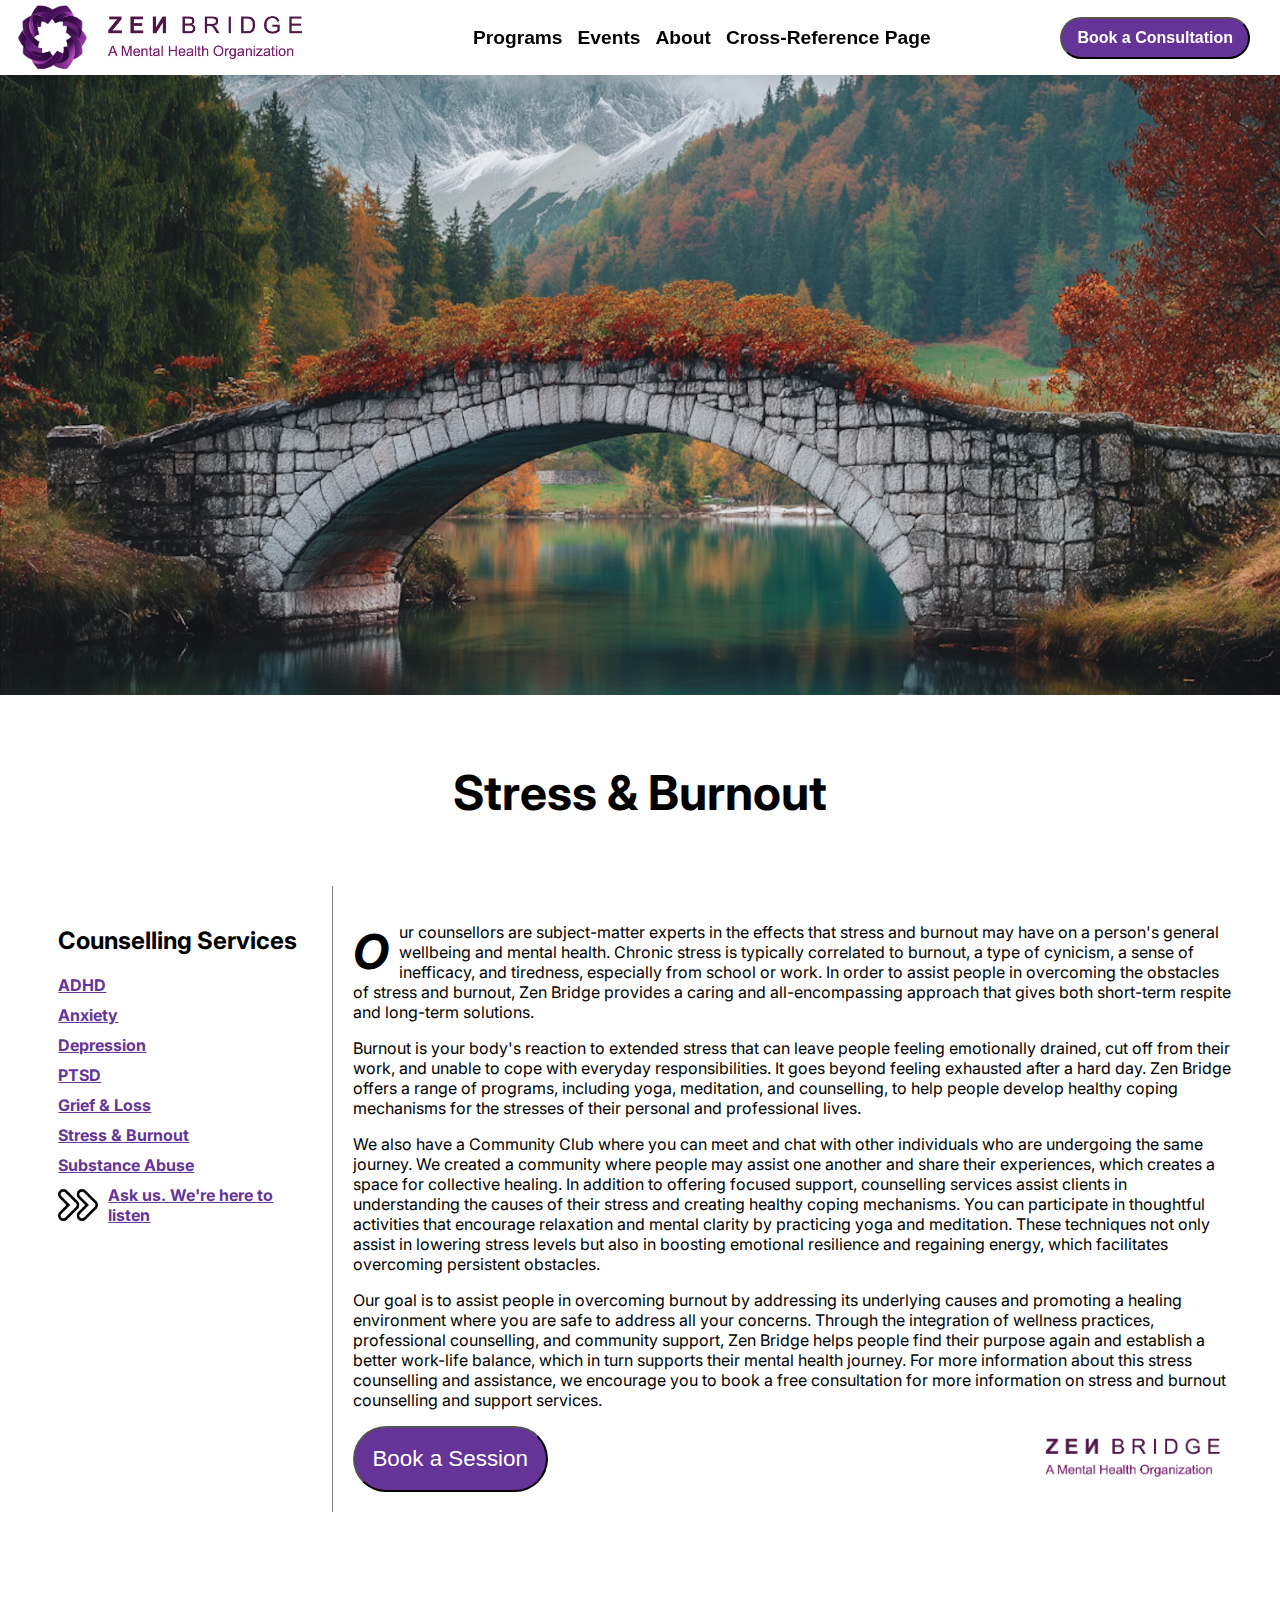
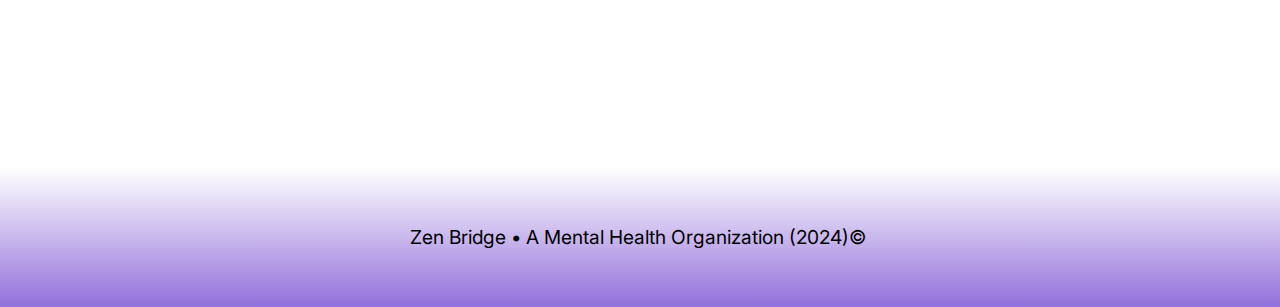
<file: zb_stress.html>
<!DOCTYPE html>
<html lang="en">
<head>
  <!--
    COMP 2681, Final Project
    Bridge Program Page for Stress & Burnout Counselling
    Author: Jerome Laranang
    Date:   September 23, 2024

    Filename: zb_stress.html
    Link: https://aki927.github.io/ZenBridge.github.io/
  -->
  <meta charset="utf-8">
  <meta name="viewport" content="width=device-width, initial-scale=1">
  <meta name="keywords" content="mental health, health, medication, yoga, counselling, community"/>
  <title>zen bridge | A Mental Health Org</title>
  <link rel="preconnect" href="https://fonts.googleapis.com">
  <link rel="preconnect" href="https://fonts.gstatic.com" crossorigin>
  <link
    href="https://fonts.googleapis.com/css2?family=Inter:ital,opsz,wght@0,14..32,100..900;1,14..32,100..900&display=swap"
    rel="stylesheet">
  <link href="zb_styles.css" rel="stylesheet" media="screen"/>
  <link href="visual.css" rel="stylesheet" media="screen"/>
  <link href="animate.css" rel="stylesheet" media="screen"/>
  <link href="zb_form.css" rel="stylesheet" media="screen"/>
</head>
<body>
<header>
  <nav class="navbar">
    <a href="index.html">
      <div class="logo">
        <img class="lotus_flower_logo" src="images/logo.png" alt="zen bridge logo" width="75" height="75"/>
        <img class="org_slogan" src="images/logo4.png" alt="zen bridge, a mental health organization" height="75"/>
      </div>
    </a>

    <!-- Navicon replaces unordered list menu for tablets and smartphones -->
    <a id="navIcon" href="#"><img src="images/mobile_logo.png" alt="navicon" width="512"/></a>

    <ul class="main_menu">
      <li><a href="#">Programs</a>
        <ul class="sub_menu">
          <!-- Zen Programs -->
          <li id="title-li">
            <a href="#" class="sub_menu_title">Zen Program&#9654;</a>
            <ul class="sub_menu">
              <li><a href="zb_meditation.html">Meditation</a></li>
              <li><a href="zb_yoga.html">Yoga</a></li>
            </ul>
          </li>

          <!-- Bridge Programs -->
          <li>
            <a href="#" class="sub_menu_title">Bridge Program&#9654;</a>
            <ul class="sub_menu">
              <li><a href="zb_ADHD.html">ADHD</a></li>
              <li><a href="zb_anxiety.html">Anxiety</a></li>
              <li><a href="zb_depression.html">Depression</a></li>
              <li><a href="zb_PTSD.html">PTSD</a></li>
              <li><a href="zb_grief.html">Grief & Loss</a></li>
              <li><a href="zb_stress.html">Stress & Burnout</a></li>
              <li><a href="zb_substance.html">Substance Abuse</a></li>
              <li><a href="consultation_form.html">Ask us. We're here to listen</a></li>
            </ul>
          </li>
        </ul>
      </li>
      <li><a href="zb_events.html">Events</a></li>
      <li><a href="index.html#about_description">About</a></li>
      <li><a href="cross_reference_page.html">Cross-Reference Page</a></li>
    </ul>
    <button class="navButton" id="consult-button"><a href="consultation_form.html">Book a Consultation</a></button>
    <img class="mobile_slogan" src="images/logo4.png" alt="zen bridge, a mental health organization" height="75"/>
  </nav>
</header>

<section class="form_banner-section">
  <img src="images/bridge.png" alt="scenic bridge">
</section>

<section class="form-banner-section">
  <div class="form_h1-div">
    <h1>Stress & Burnout</h1>
  </div>
</section>

<!--
  Left side of the page that shows various Bridge Program counselling services. User is directed to respective
  page when clicked. Except for 'Ask Us' where they are directed to the Book a Consultation form.
-->
<div class="column_div">
  <aside class="bridge_programs-div">
    <h2>Counselling Services</h2>
    <nav class="vertical-nav">
      <ul>
        <li><a href="zb_ADHD.html">ADHD</a></li>
        <li><a href="zb_anxiety.html">Anxiety</a></li>
        <li><a href="zb_depression.html">Depression</a></li>
        <li><a href="zb_PTSD.html">PTSD</a></li>
        <li><a href="zb_grief.html">Grief & Loss</a></li>
        <li><a href="zb_stress.html">Stress & Burnout</a></li>
        <li><a href="zb_substance.html">Substance Abuse</a></li>
        <li><a href="consultation_form.html">Ask us. We're here to listen</a></li>
      </ul>
    </nav>
  </aside>

  <!-- Shows a description of the Bridge Program selected. The Book a Session button directs to the Book a Consultation form -->
  <div class="info_block-div">
    <p id="first_paragraph">Our counsellors are subject-matter experts in the effects that stress and burnout may have
      on a person's general
      wellbeing
      and mental health. Chronic stress is typically correlated to burnout, a type of cynicism, a sense of
      inefficacy, and tiredness, especially from school or work. In order to assist people in overcoming the obstacles
      of
      stress and burnout, Zen Bridge provides a caring and all-encompassing approach that gives both short-term respite
      and long-term solutions.</p>

    <p>Burnout is your body's reaction to extended stress that can leave people feeling emotionally drained, cut off
      from their work, and unable to cope with everyday responsibilities. It goes beyond feeling exhausted after a
      hard day. Zen
      Bridge offers a range of programs, including yoga, meditation, and counselling, to help people develop healthy
      coping
      mechanisms for the stresses of their personal and professional lives.</p>

    <p>We also have a Community Club where you can meet and chat with other individuals who are undergoing the same
      journey. We created a community
      where people may assist one another and share their experiences, which creates a space for collective healing. In
      addition to offering focused support, counselling services assist clients in understanding the causes of their
      stress and creating healthy coping mechanisms. You can participate in thoughtful activities that encourage
      relaxation and mental clarity by
      practicing yoga and meditation. These techniques not only assist in lowering stress levels but also in boosting
      emotional resilience and regaining energy, which facilitates overcoming persistent obstacles.</p>

    <p>Our goal is to assist people in overcoming burnout by addressing its underlying causes and promoting a
      healing environment where you are safe to address all your concerns. Through the integration of wellness
      practices, professional counselling, and community
      support, Zen Bridge helps people find their purpose again and establish a better work-life balance, which in turn
      supports their mental health journey. For more information about this stress counselling and assistance, we
      encourage you to book a
      free consultation for more information on stress and burnout counselling and support services.</p>

    <div id="buttons">
      <a href="consultation_form.html">
        <input type="button" value="Book a Session"/>
      </a>
    </div>
  </div>
</div>
<footer>
  <p>Zen Bridge &#x2022; A Mental Health Organization (2024)&#169;&nbsp;</p>
</footer>

</body>
</html>
</file>
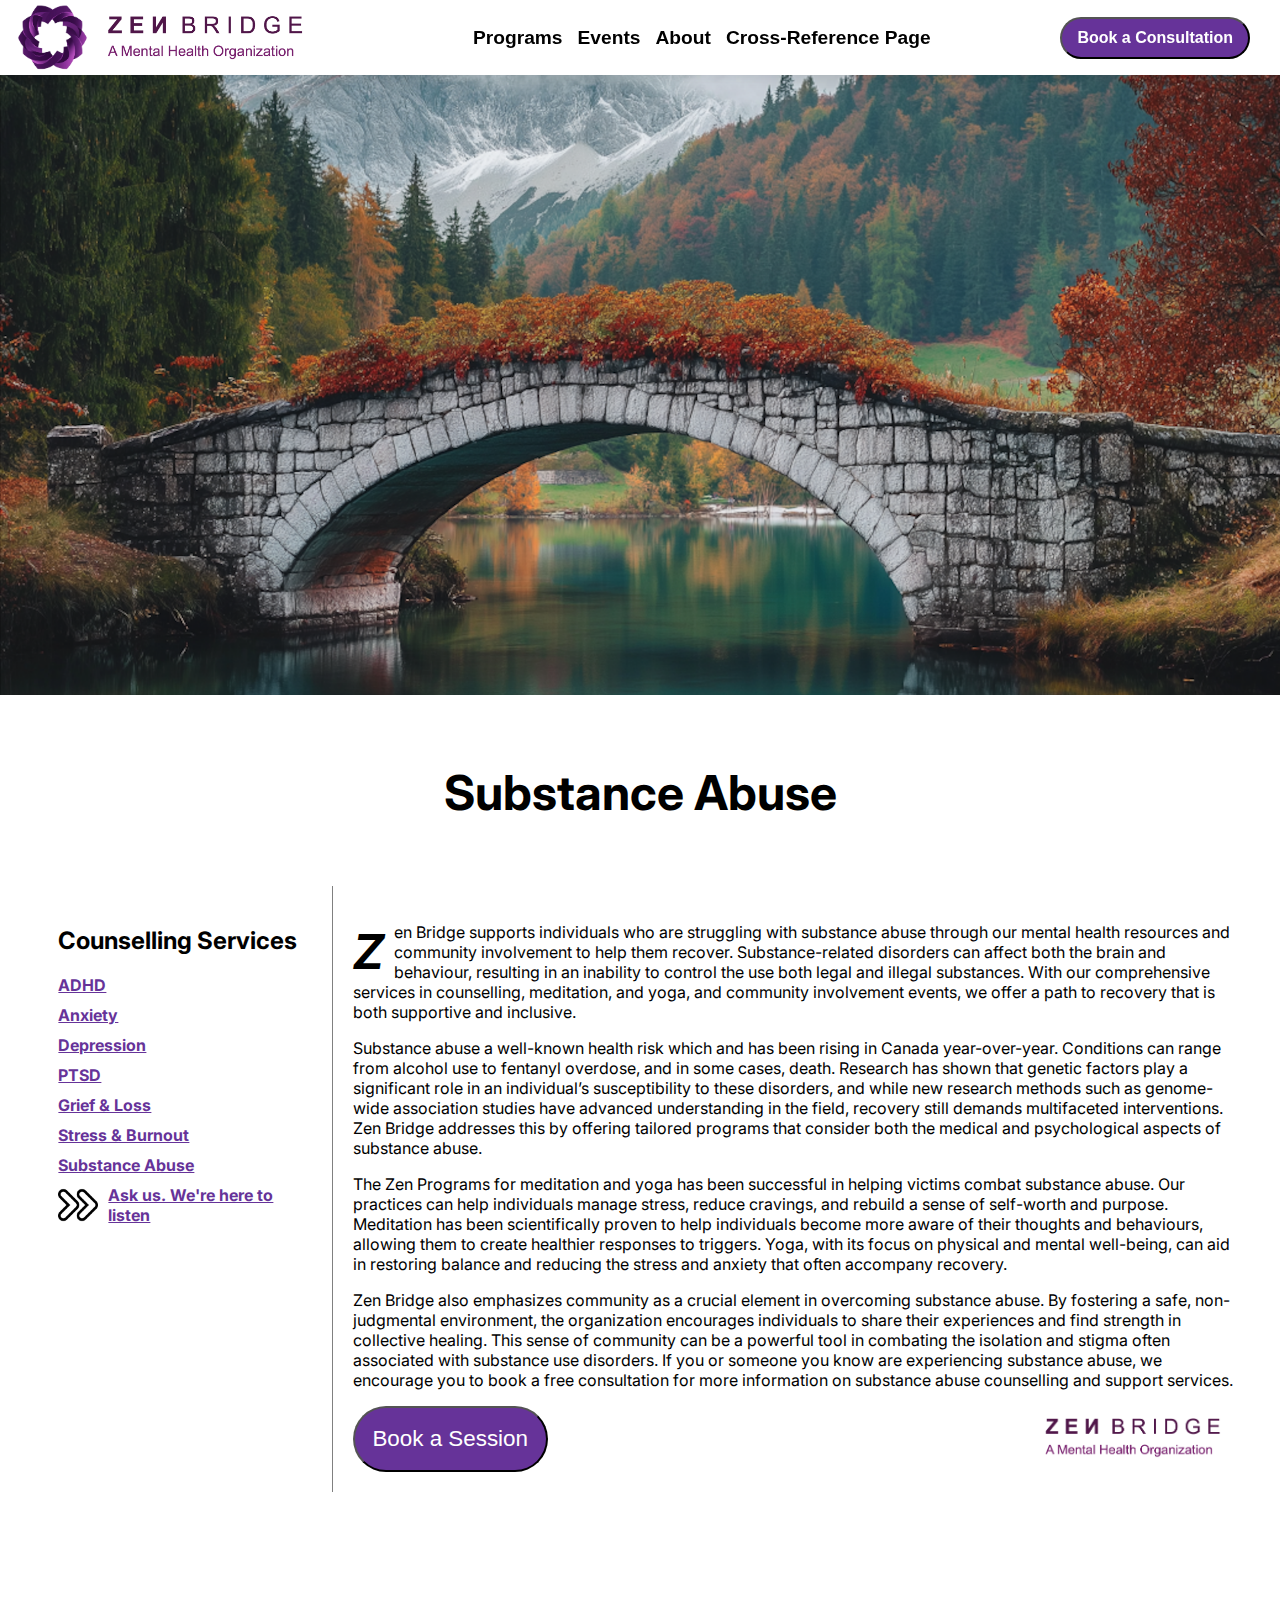
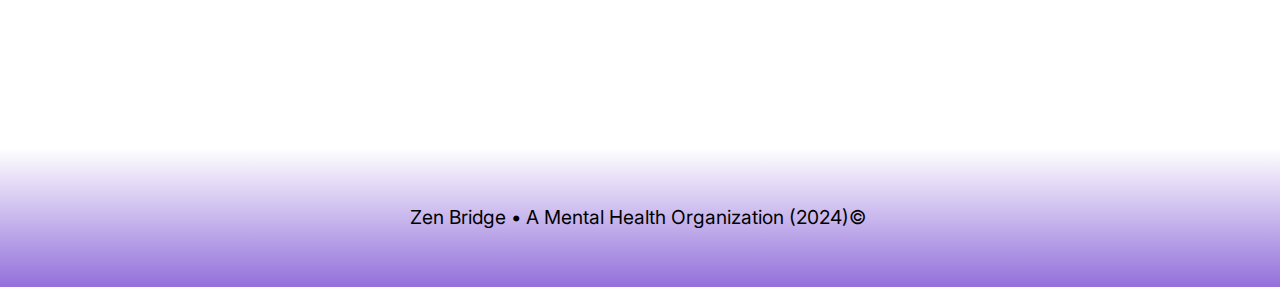
<file: zb_substance.html>
<!DOCTYPE html>
<html lang="en">
<head>
  <!--
    COMP 2681, Final Project
    Bridge Program Page for Substance Abuse Counselling
    Author: Jerome Laranang
    Date:   September 23, 2024

    Filename: zb_substance.html
    Link: https://aki927.github.io/ZenBridge.github.io/
  -->
  <meta charset="utf-8">
  <meta name="viewport" content="width=device-width, initial-scale=1">
  <meta name="keywords" content="mental health, health, medication, yoga, counselling, community"/>
  <title>zen bridge | A Mental Health Org</title>
  <link rel="preconnect" href="https://fonts.googleapis.com">
  <link rel="preconnect" href="https://fonts.gstatic.com" crossorigin>
  <link
    href="https://fonts.googleapis.com/css2?family=Inter:ital,opsz,wght@0,14..32,100..900;1,14..32,100..900&display=swap"
    rel="stylesheet">
  <link href="zb_styles.css" rel="stylesheet" media="screen"/>
  <link href="visual.css" rel="stylesheet" media="screen"/>
  <link href="animate.css" rel="stylesheet" media="screen"/>
  <link href="zb_form.css" rel="stylesheet" media="screen"/>
</head>
<body>
<header>
  <nav class="navbar">
    <a href="index.html">
      <div class="logo">
        <img class="lotus_flower_logo" src="images/logo.png" alt="zen bridge logo" width="75" height="75"/>
        <img class="org_slogan" src="images/logo4.png" alt="zen bridge, a mental health organization" height="75"/>
      </div>
    </a>

    <!-- Navicon replaces unordered list menu for tablets and smartphones -->
    <a id="navIcon" href="#"><img src="images/mobile_logo.png" alt="navicon" width="512"/></a>

    <ul class="main_menu">
      <li><a href="#">Programs</a>
        <ul class="sub_menu">
          <!-- Zen Programs -->
          <li id="title-li">
            <a href="#" class="sub_menu_title">Zen Program&#9654;</a>
            <ul class="sub_menu">
              <li><a href="zb_meditation.html">Meditation</a></li>
              <li><a href="zb_yoga.html">Yoga</a></li>
            </ul>
          </li>

          <!-- Bridge Programs -->
          <li>
            <a href="#" class="sub_menu_title">Bridge Program&#9654;</a>
            <ul class="sub_menu">
              <li><a href="zb_ADHD.html">ADHD</a></li>
              <li><a href="zb_anxiety.html">Anxiety</a></li>
              <li><a href="zb_depression.html">Depression</a></li>
              <li><a href="zb_PTSD.html">PTSD</a></li>
              <li><a href="zb_grief.html">Grief & Loss</a></li>
              <li><a href="zb_stress.html">Stress & Burnout</a></li>
              <li><a href="zb_substance.html">Substance Abuse</a></li>
              <li><a href="consultation_form.html">Ask us. We're here to listen</a></li>
            </ul>
          </li>
        </ul>
      </li>
      <li><a href="zb_events.html">Events</a></li>
      <li><a href="index.html#about_description">About</a></li>
      <li><a href="cross_reference_page.html">Cross-Reference Page</a></li>
    </ul>
    <button class="navButton" id="consult-button"><a href="consultation_form.html">Book a Consultation</a></button>
    <img class="mobile_slogan" src="images/logo4.png" alt="zen bridge, a mental health organization" height="75"/>
  </nav>
</header>

<section class="form_banner-section">
  <img src="images/bridge.png" alt="scenic bridge">
</section>

<section class="form-banner-section">
  <div class="form_h1-div">
    <h1>Substance Abuse</h1>
  </div>
</section>

<!--
  Left side of the page that shows various Bridge Program counselling services. User is directed to respective
  page when clicked. Except for 'Ask Us' where they are directed to the Book a Consultation form.
-->
<div class="column_div">
  <aside class="bridge_programs-div">
    <h2>Counselling Services</h2>
    <nav class="vertical-nav">
      <ul>
        <li><a href="zb_ADHD.html">ADHD</a></li>
        <li><a href="zb_anxiety.html">Anxiety</a></li>
        <li><a href="zb_depression.html">Depression</a></li>
        <li><a href="zb_PTSD.html">PTSD</a></li>
        <li><a href="zb_grief.html">Grief & Loss</a></li>
        <li><a href="zb_stress.html">Stress & Burnout</a></li>
        <li><a href="zb_substance.html">Substance Abuse</a></li>
        <li><a href="consultation_form.html">Ask us. We're here to listen</a></li>
      </ul>
    </nav>
  </aside>

  <!-- Shows a description of the Bridge Program selected. The Book a Session button directs to the Book a Consultation form -->
  <div class="info_block-div">
    <p id="first_paragraph">Zen Bridge supports individuals who are struggling with substance abuse through our
      mental health resources and community involvement to help them recover. Substance-related disorders can affect
      both
      the brain and behaviour, resulting in an inability to control the use both legal and illegal substances. With our
      comprehensive services in counselling, meditation, and yoga, and community involvement
      events, we offer a path to recovery that is both supportive and inclusive.</p>

    <p>Substance abuse a well-known health risk which and has been rising in Canada year-over-year. Conditions can range
      from alcohol use to fentanyl overdose, and in some cases, death. Research has shown that genetic factors play a
      significant role in an
      individual’s susceptibility to these disorders, and while new research methods such as genome-wide association
      studies have advanced understanding in the field, recovery still demands multifaceted interventions. Zen Bridge
      addresses this by offering tailored programs that consider both the medical and psychological aspects of substance
      abuse.</p>

    <p>The Zen Programs for meditation and yoga has been successful in helping victims combat substance abuse.
      Our
      practices can help individuals manage stress, reduce cravings, and rebuild a sense of self-worth and purpose.
      Meditation has been scientifically proven to help individuals become more aware of their thoughts and behaviours,
      allowing them to create healthier responses to triggers. Yoga, with its focus on physical and mental well-being,
      can
      aid in restoring balance and reducing the stress and anxiety that often accompany recovery.</p>

    <p>Zen Bridge also emphasizes community as a crucial element in overcoming substance abuse. By fostering a safe,
      non-judgmental environment, the organization encourages individuals to share their experiences and find strength
      in
      collective healing. This sense of community can be a powerful tool in combating the isolation and stigma often
      associated with substance use disorders. If you or someone you know are experiencing substance abuse, we encourage
      you to book a free consultation for more information on substance abuse counselling and support services.</p>

    <div id="buttons">
      <a href="consultation_form.html">
        <input type="button" value="Book a Session"/>
      </a>
    </div>
  </div>
</div>
<footer>
  <p>Zen Bridge &#x2022; A Mental Health Organization (2024)&#169;&nbsp;</p>
</footer>

</body>
</html>
</file>
<file: zb_styles.css>
@charset "utf-8";

/*
    COMP 2681, Final Project
    Style sheet for elements throughout the website.

    Author: Jerome Laranang, T00635622
    Date:   September 23, 2024

    Filename: zb_styles.css
*/

* {
    box-sizing: border-box;
    text-decoration: none;
}

/*
    =================================
    Body Styles
    =================================
 */
body {
    font-family: "Inter", sans-serif;
    margin: 0;
    display: block;
    min-width: 900px;
}

/*
    =================================
    Navigation Bar Styles
    =================================
 */
nav.navbar {
    position: fixed;
    display: flex;
    width: 100%;
    z-index: 999;
    margin-top: 0;
    background: white;
    font-family: Arial, Helvetica, sans-serif;
    padding-right: 15px;
    padding-left: 15px;
    top: 0;
    align-items: center;
    justify-content: space-between;
}

div.logo {
    display: flex;
    flex-wrap: nowrap;
    justify-content: space-between;
    gap: 5px;
}

img.lotus_flower_logo, img.org_slogan {
    display: block;
}

ul.main_menu {
    display: -webkit-flex;
    display: flex;
    -webkit-flex-flow: row wrap;
    flex-flow: row wrap;
}

ul.main_menu li {
    list-style: none;
    display: inline-block;
}

ul li a {
    color: black;
    font-size: 1.2em;
    font-weight: bold;
    margin-right: 15px;
}

nav.navbar li a:link, nav.navbar li a:visited {
    color: black;
}

nav.navbar li a:hover, nav.navbar li a:active {
    color: rebeccapurple;
}

/* Submenu Styles */
a.sub_menu_title {
    margin: 0;
}

/* Hide submenus by default */
ul.sub_menu {
    display: none;
    position: absolute;
    background-color: white;
    padding: 10px;
    box-shadow: 0 4px 8px rgba(0, 0, 0, 0.1);
    width: 250px;
}

/* Display submenus on hover */
ul li:hover > ul.sub_menu {
    display: inline;
}

/* Additional styling for submenu links */
.sub_menu li {
    width: 100%;
    height: auto;
    display: block;
    margin: 5px 0;
}

/* Base styles for the navicon */
a#navIcon {
    display: block;
    padding: 10px;
    cursor: pointer;
}

a#navIcon img {
    width: 50px;
    height: auto;
}

button.navButton {
    background-color: rebeccapurple;
    color: white;
    margin-right: 15px;
    border-radius: 25px;
    padding: 10px 15px;
}

button.navButton:hover {
    background-color: mediumpurple;
}

button.navButton a {
    color: white;
    font-weight: bold;
    font-size: 1.2em;
}


/*
    =================================
    About Us Styles
    =================================
 */
section.about_section {
    width: 100%;
    margin: 5% auto;
    display: flex;
    display: -webkit-flex;
    justify-content: space-between;
}

div.container {
    width: 100%;
    display: flex;
    flex-flow: row nowrap;
    flex-direction: row-reverse;
    margin: 0 auto;
    justify-content: center;

}

figure.framed-photo > a > img {
    width: 400px;
}

figcaption {
    text-align: center;
    font-style: italic;
    background-color: hsla(100, 90%, 60%, 0.2);
}

div#about_description {
    padding: 0 5%;
}

div#about_description h2, p {
    color: black;
}

/*
    =================================
    Bridge Program Styles
    =================================
 */
section.bridge_program_section {
    position: relative;
    width: 100%;
    height: 600px;
    margin: 0 auto;
    background: url('images/company_background-photo.png') no-repeat center center;
    background-size: cover;
}

div.bridge_program_header {
    position: absolute;
    text-align: center;
}

div.bridge_program_header h1, div.bridge_program_header p {
    color: white;
    text-shadow: -1px -1px 5px black, 1px -1px 5px black,
    -1px 1px 5px black, 1px 1px 5px black;
}

div.bridge_program_header h1 {
    font-size: 3em;
}

div.bridge_program_header p {
    font-size: 1.7em;
    line-height: 1.5em;
    font-weight: bold;
    padding: 0 30px;
}

/* Program Dropdown Styles */
div.program_dropdown-div {
    background-color: white;
    position: absolute;
    height: 200px;
    bottom: -15%;
    width: 50%;
    margin: 0 auto;
    left: 0;
    right: 0;
    display: -webkit-flex;
    display: flex;
    -webkit-flex-flow: column nowrap;
    flex-flow: column nowrap;
    justify-content: center;
    align-items: center;
    border: 1px solid darkslategray;
    box-shadow: -2px -2px 20px darkslategray, 2px -2px 20px darkslategray,
    -2px 2px 20px darkslategray, 2px 2px 20px darkslategray;
}

div.program_dropdown-div label {
    font-size: 2em;
    font-weight: bold;
    margin-bottom: 10px;
}

div.program_dropdown-div input[type="text"] {
    margin-bottom: 10px;
    padding: 10px;
    width: 40%;
}

/*
    =================================
    Zen Program Styles
    =================================
 */
/* Zen Program Header Styles */
div.zen_program_header {
    padding-top: 20%;
    text-align: center;
}

div.zen_program_header h1 {
    font-size: 3em;
}

div.zen_program_header p {
    font-size: 1.7em;
    line-height: 1.5em;
    font-weight: bold;
    padding: 0 30px;
}

/* Zen Program Flex Box Styles */
.zen_programs_row {
    width: 100%;
    margin: 0;
    padding: 0;
    display: -webkit-flex;
    display: flex;
    -webkit-flex-flow: row wrap;
    flex-flow: row wrap;
    box-sizing: border-box;
    justify-content: space-between;
}

.zen_programs_col {
    display: flex;
    justify-content: flex-end;
    align-items: center;
    box-sizing: border-box;
    width: 50%;
    flex: 1 1 50%;
    margin: 0;
    padding: 0;
    background-color: #7db89f;
}

.zen_photo-figure {
    width: 100%;
    height: 100%;
    margin: 0;
    padding: 0;
    display: flex;
    justify-content: center;
    align-items: center;
}

.zen_photo-figure img {
    width: 100%;
    margin-top: 0;
    padding: 0;
    box-sizing: border-box;
    display: block;
    object-fit: cover;
}

.container_left {
    width: auto;
    height: auto;
    align-self: center;
    box-sizing: border-box;
    text-align: right;
    margin: 5%;
    font-family: 'Inter', sans-serif;
    color: white;
}

.container_left h2 {
    font-size: 2.625rem;
    line-height: 2;
}

.container_left p, .text_container_right p {
    color: white;
}

.container_left p {
    font-size: 2rem;
    margin-bottom: 5%;
}

.text_container_right {
    margin: 5%;
    font-family: 'Inter', sans-serif;
    color: white;
}

.text_container_right h2 {
    font-size: 2.625rem;
    line-height: 2;
}

.text_container_right p {
    font-size: 2rem;
    margin-bottom: 5%;
}

/*
    =================================
    Counselling Services Styles
    =================================
 */

div.column_div {
    display: flex;
    flex-direction: row;
    width: 100%;
    /* height: 100vh; REMOVED */
}

aside.bridge_programs-div {
    width: 23%; /* 1/4 of the page width */
    padding: 20px;
    margin-left: 3%;
    border-right: 1px solid grey;
}

nav.vertical-nav ul {
    list-style-type: none;
    padding: 0;
}

nav.vertical-nav li {
    display: block;
    margin-bottom: 10px;
}

nav.vertical-nav a {
    text-decoration: none;
    font-size: 16px;
    color: rebeccapurple;
}

nav.vertical-nav li a:link, nav.vertical-nav li a:visited {
    text-decoration: underline;
}

nav.vertical-nav li a:hover, nav.vertical-nav li a:active {
    color: rebeccapurple;
}


.info_block-div {
    width: 72%; /* 3/4 of the page width */
    padding: 20px;
}


/*
    =================================
    Meditation Page Styles
    =================================
 */
.grid_container-div {
    display: grid;
    grid-template-columns: repeat(auto-fit, minmax(300px, 1fr));
    gap: 50px;
    max-width: 1400px; /* Set a maximum width */
    width: 100%; /* Ensure it uses full width available */
    margin: 0 auto; /* Center the container */
    padding: 20px; /* Add some padding to avoid overflow */
    box-sizing: border-box; /* Include padding in width calculation */
}

div.grid_option-div {
    /* background-color: lightpink; FOR TESTING ONLY */
    height: auto;
    border: 1px solid lightgrey;
    padding: 10px;
    border-radius: 30px;
    box-shadow: -2px -2px 5px darkslategray, 2px -2px 5px darkslategray,
    -2px 2px 5px darkslategray, 2px 2px 5px darkslategray;
}

div.grid_image-div img {
    width: 100%;
    border-radius: 30px;
}

section.media_section {
    display: grid;
    grid-template-columns: 1fr;
    max-width: 100%;
    margin: 0 auto;
    padding: 0 2%;
    place-items: center;
}

section#loving_kindness-audio {
    padding: 5%;
}


/*
    =================================
    Yoga Page Styles
    =================================
 */

div.media_container-div video {
    max-width: 800px;
}

/*
    =================================
    Article Styles
    =================================
 */
article#quotes-article {
    display: flex;
    display: -webkit-flex;
    margin: 5%;
    justify-content: center;
    background-color: rgba(125, 184, 159, 0.7);
    border-radius: 50px;
}

article#quotes-article p {
    font-style: italic;
    font-size: 1.7em;
    font-weight: bold;
    line-height: 1.5em;
    padding: 3%;
    color: white;
}

/*
    =================================
    Mobile Phone Styles
    =================================
 */
@media only screen and (max-width: 480px) {

    div.container {
        flex-flow: column wrap;
        align-items: center;
    }

    div#about_description {
        padding: 0 10%;
    }

    figure.framed-photo > a > img {
        width: 700px;
    }

    div.zen_programs_col {
        width: 100%;
        margin: 0;
    }

    div.zen_programs_row {
        display: flex;
        display: -webkit-flex;
        flex-direction: column;
    }

    /* Meditation and Yoga page Grid Styles */
    div.grid_container-div {
        grid-template-columns: 1fr;
        padding: 10px;
    }

    div.grid_option-div {
        width: 100%;
        margin-bottom: 20px;
    }
}

/*
    =================================
    Events Page Styles
    =================================
 */
section.form_banner-section {
    position: relative;
    width: 100%;
    font-family: 'Inter', sans-serif;
    font-style: italic;
    color: white;
    text-shadow: -3px -3px 10px black, 3px -3px 10px black,
    -3px 3px 10px black, 3px 3px 10px black;
}


section.form_banner-section img {
    width: 100%;
    /* display: block; TESTING ONLY */
}

div#events_absolute-div {
    position: absolute;
    top: 20%;
    left: 20px;
}

div#events_absolute-div > h1 {
    margin: 0;
    font-size: 4em;
}

div#events_absolute-div > h2 {
    margin: 0;
    font-size: 3em;
}

div#events_absolute-div > h3 {
    margin: 0;
    font-size: 2.5em;
}

/* Google Calendar iFrame Styles */
div#calendar-div {
    display: flex;
    align-items: center;
    justify-content: center;
    padding: 10px;
    margin: 0 auto;
}

/* Countdown Styles */
div#Loughborough_Countdown {
    position: absolute;
    bottom: 10px;
    width: 100%;
    margin: 10px;
    padding: 10px;
    display: -webkit-flex;
    display: flex;
    -webkit-flex-flow: row nowrap;
    flex-flow: row nowrap;
}

div#Loughborough_Countdown div {
    display: block;
    text-align: center;
    width: 100%;
    padding: 0 15px;
    line-height: 1.3em;
    font-weight: bold;
    font-size: 2em;
    font-family: 'Inter', sans-serif;
    color: black;
    text-shadow: -3px -3px 5px white, 3px -3px 5px white,
    -3px 3px 5px white, 3px 3px 5px white;
    margin: 0 5px;
}

div#Loughborough_Countdown div span {
    font-size: 2em;
}

/* System Date Styles */
div#today_date {
    display: flex;
    justify-content: center;
    font-size: 2em;
    font-weight: normal;
    color: black;
}

/*
    =================================
    Footer Styles
    =================================
 */
footer {
    display: flex;
    display: -webkit-flex;
    justify-content: center;
    padding: 3%;
    margin-top: 20%;
    background: linear-gradient(to top, mediumpurple, white);
    object-fit: cover;
    font-size: 1.2em;
    color: white;
}

footer > p {
    color: black;
}

p.inline-p {
    display: inline;
}

/* ===============================
   Mobile Devices: 0px to 480px
   ===============================
*/
@media only screen and (max-width: 480px) {

    div.logo {
        display: none;
    }

    nav.navbar {
        justify-content: flex-start;
        font-size: 2em;
    }

    a#navIcon {
        display: block;
        cursor: pointer;
    }

    /* Hides the menu until navIcon is clicked */
    nav.navbar > ul.main_menu {
        display: none;
    }

    nav.navbar ul {
        display: none;
        position: absolute;
        top: 100%;
        left: 0;
        width: 100%;
        background-color: rgb(227, 220, 220);
    }

    a#navIcon:hover + ul, nav.navbar ul:hover {
        display: block;
    }

    nav.navbar ul li {
        display: block;
        width: 100%;
        text-align: center;
        padding: 10px 0;
    }

    img.mobile_slogan {
        display: block;
    }

    button#consult-button {
        margin: 0 30px 5px 30px;
    }
}

/* ===============================
   Tablet Devices: greater than 480px
   ===============================
*/
@media only screen and (min-width: 481px) {
    a#navIcon {
        display: none;
    }

    img.mobile_slogan {
        display: none;
    }
}

/* Style adjustments for tablet screens with 769px max width */
@media only screen and (max-width: 769px) {

    div.column_div {
        flex-direction: column;
    }

    aside.bridge_programs-div, div.info_block-div {
        width: 100%;
        margin-right: 0;
    }

}
</file>
<file: visual.css>
@charset "UTF-8";

/*
    COMP 2681, Final Project
    Visual style sheet related to images
    and pseudo class styles throughout the website.

    Author: Jerome Laranang, T00635622
    Date:   September 23, 2024

    Filename: visual.css
*/

/* Navigation styles */
nav.navbar {
    box-shadow: rgba(0, 0, 0, .08) 0 4px 10px;
}

/* Carousel Styles */
.carousel {
    margin-top: 50px;
    overflow: hidden;
    position: relative;
}

.carousel .carousel_photo,
.carousel .carousel_photo--hidden {
    display: none;
}

.carousel .carousel_photo img {
    width: 100%;
    height: 900px;
    object-fit: cover;
}

.carousel > div#photo_3 > img {
    position: relative;
    object-position: center 10%;
}

.carousel .carousel_photo--visible {
    display: block;
}

.carousel .carousel_buttons {
    display: flex;
    width: 100%;
    justify-content: space-between;
    position: absolute;
    top: 50%;
    transform: translateY(-50%);
}

.carousel .carousel_buttons button {
    border-radius: 50px;
    border: 0;
    font-weight: bold;
    cursor: pointer;
    width: 50px;
    height: 50px;
}

.carousel .carousel_buttons button#carousel_button_prev {
    margin-left: 20px;
}

.carousel .carousel_buttons button#carousel_button_next {
    margin-right: 20px;
}

h1#carousel1_absolute-h1 {
    position: absolute;
    top: 50%;
    left: 40%;
    color: white;
}

h1#carousel1-h1, h1#carousel2-h1, h1#carousel3-h1 {
    position: absolute;
    bottom: 20px;
    left: 20px;
    color: white;
    font-size: 2em;
    text-shadow: -2px -2px 5px black, 2px -2px 5px black,
    -2px 2px 5px black, 2px 2px 5px black;
}

/* Video Frame Styles */
figure.video_frame {
    border-style: solid;
    border-width: 25px;
    border-image: url("images/photo_grame.png") 50 stretch;
    margin: 20px auto 0;
    width: 100%;
}

figure.video_frame video {
    display: block;
    width: 100%;
}


/* Section Styles */
section.media_section {
    background-image: url("images/section_wallpaper.png");
    background-clip: content-box;
    object-fit: cover;
}

/* Styles for Bridge Programs */
p#first_paragraph:first-of-type::first-letter {
    font-size: 3em;
    float: left;
    font-weight: bold;
    font-style: italic;
    padding-right: 10px;
}

div.info_block-div img {
    width: 400px;
    float: right;
    border: 1px dotted grey;
    margin: 0 0 15px 20px;
}

aside#bridge_right-aside {
    background-image: url(images/aside_image.png);
    background-size: cover;
    width: 400px;
    padding: 50px;
    float: right;
    border: 1px dotted grey;
    margin: 0 0 15px 20px;
    background-clip: padding-box;
    font-size: 1.5em;
    font-style: italic;
    font-weight: bold;
    opacity: 0.8;
}

aside#bridge_right-aside p {
    text-shadow: 2px 2px 3px black;
    color: white;
}

div.info_block-div {
    background-image: url(images/logo4.png);
    background-position: bottom right;
    background-repeat: no-repeat;
    background-origin: content-box;
    background-size: 200px;
}

/* Pseudo Class Styles */
nav.vertical-nav ul li:last-of-type {
    list-style: none;
    background: url(images/next.png) left /
        contain no-repeat;
    padding-left: 50px;
}
</file>
<file: zb_form.css>
@charset "utf-8";

/*
    COMP 2681, Final Project
    Style sheet for consultation_form.html

    Author: Jerome Laranang, T00635622
    Date:   September 23, 2024

    Filename: zb_form.css
*/

/* Counselling Form Styles */
section.form_banner-section {
    position: relative;
    margin: 0 auto;
}

section.form_banner-section img {
    object-fit: cover;
    width: 100%;
    height: auto;
}

div.form_h1-div h1 {
    margin: 5% auto;
    text-align: center;
    font-size: 3em;
}

section.form-section {
    display: -webkit-flex;
    display: flex;
}

form#cForm {
    -webkit-flex-flow: row wrap;
    flex-flow: row wrap;
    width: 100%;
    margin: 0 20%;
    padding: 3% 1%;
}

/* Fieldset Styles */
fieldset#personalInfo {
    background-color: white;
    -webkit-flex: 1 1 300px;
    flex: 1 1 300px;
    padding: 2% 3%;
    line-height: 2.5em;
}

div.formRow {
    display: -webkit-flex;
    display: flex;
    justify-content: center;
    margin-bottom: 2%;
}

legend { font-size: 1.5em; }

div.formRow label {
    display: inline-block;
    text-align: right;
    width: 30%;
    margin-right: 3%;
    font-size: 1.4em;
}

/* Input Styles */
input[type='text'], select {
    width: 40%;
    padding: 1% 2%;
    border: 1px solid lightgrey;
    font-size: 1.2em;
}

input[type='checkbox'] { margin-right: 3%; }

div.text-box {
    display: -webkit-flex;
    display: flex;
    -webkit-flex-direction: column;
    flex-direction: column;
    margin: 3% 0 5%;
}

div.text-box label {
    margin: 0 0 1% 12%;
    font-size: 1.4em;
}

div.text-box textarea {
    width: 80%;
    font-size: 1.2em;
    margin: 0 auto;
    height: 10em;
    border: 1px solid lightgrey;
}

/* Checkbox Styles */
div.check-box {
    align-items: flex-start;
    padding-left: 8%;
}

div.check-box label { font-size: 1.4em; }

/* Form Button Styles */
div.buttons {
    width: 100%;
    margin-top: 2%;
}

input[type='submit']:hover, input[type='reset']:hover,
input[type='button']:hover {
    background-color: mediumpurple;
}

input[type='submit'], input[type='reset'],
input[type='button'] {
    font-size: 1.4em;
    padding: 2%;
    border-radius: 50px;
    background-color: rebeccapurple;
    color: white;
}

/* Input validation styles */
input:focus, select:focus, textarea:focus {
    background-color: lightyellow;
}

input[id~="first-name"]:focus:valid, input#postal-code:focus:valid,
input#ph-num:focus:valid, input#email:focus:valid {
    background: lightgreen url(images/check_14025690.png) right /
        contain no-repeat;
}

input[id~="first-name"]:focus:invalid, input#postal-code:focus:invalid,
input#ph-num:focus:invalid, input#email:focus:invalid {
    background: lightpink url(images/warning_8280473.png) right /
        contain no-repeat;
}

/* For mobile phones up to 480px screen width */
@media only screen and (max-width: 480px) {

    div.formRow {
        -webkit-flex-direction: column;
        flex-direction: column;
        align-items: flex-start;
    }

    form#cForm {
        margin: 0;
    }

    div.formRow label {
        text-align: left;
    }

    input[type='text'], select {
        width: 100%;
    }
}
</file>
